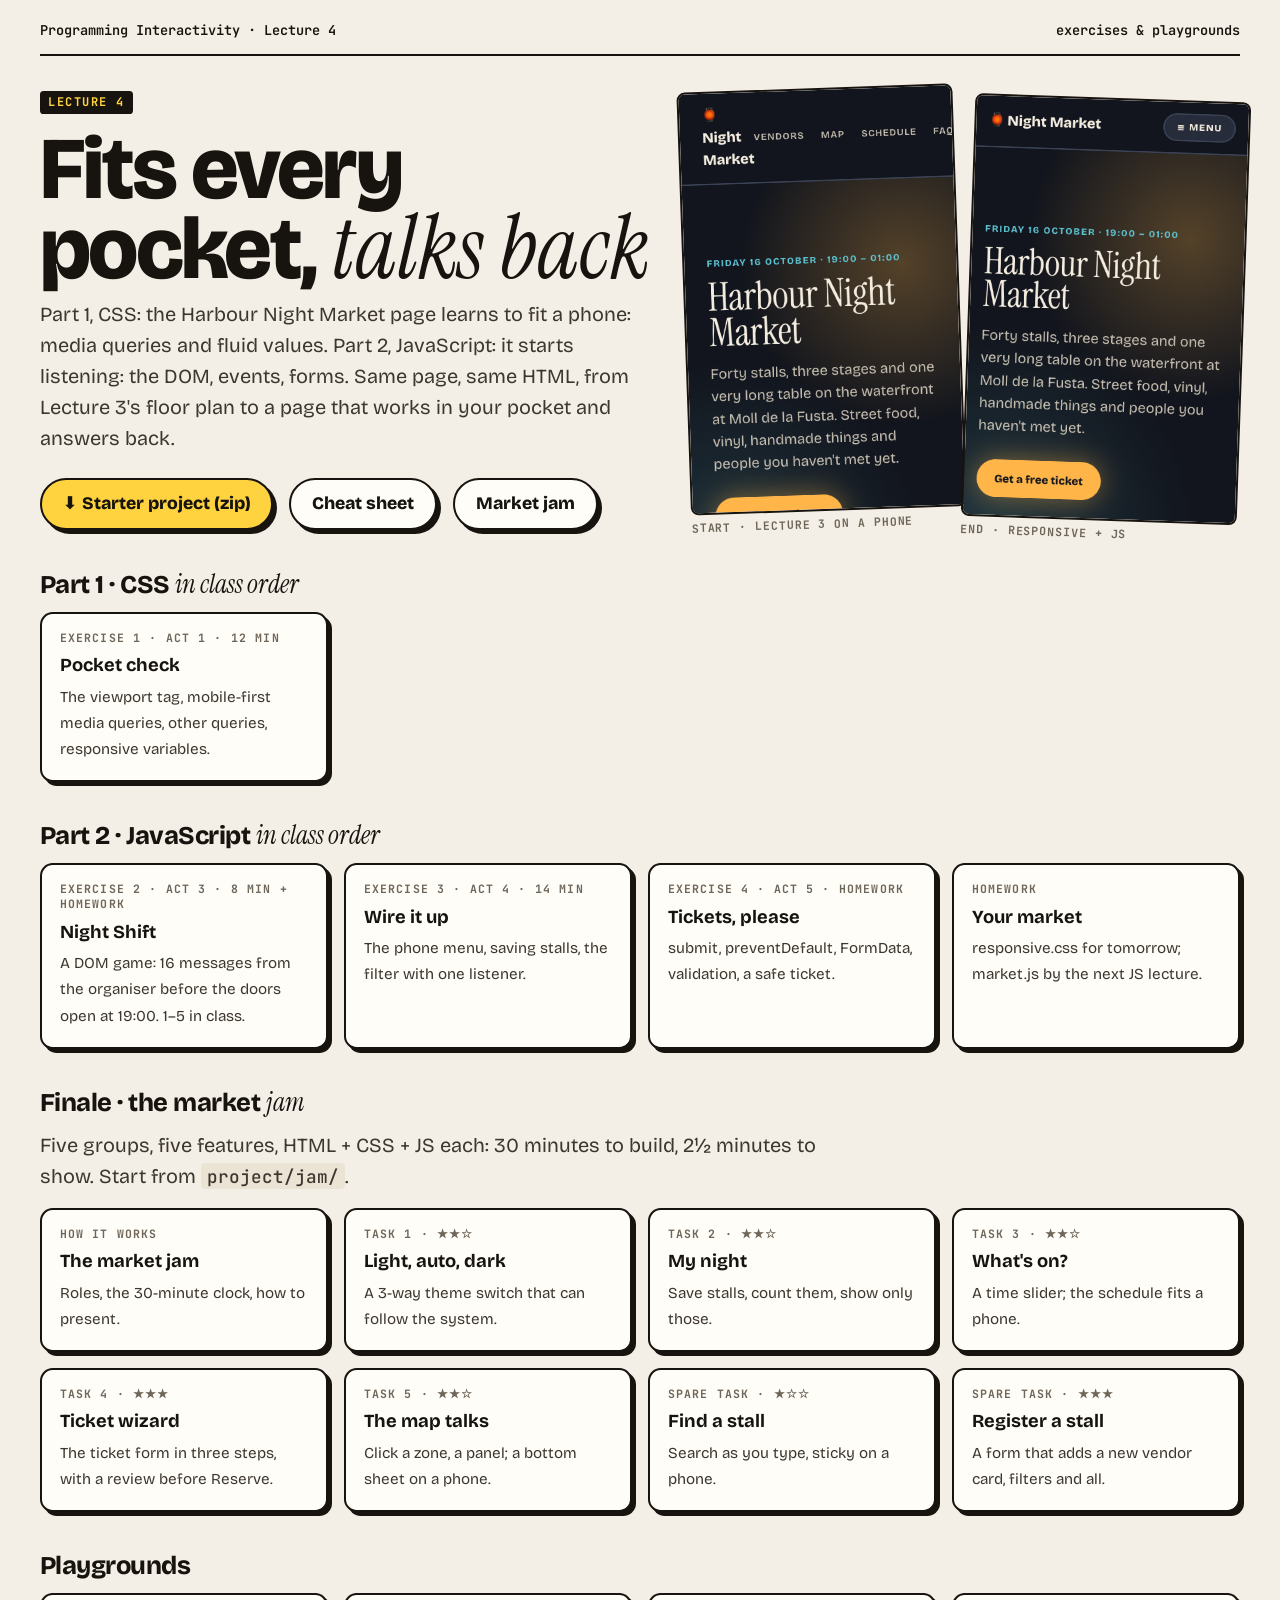
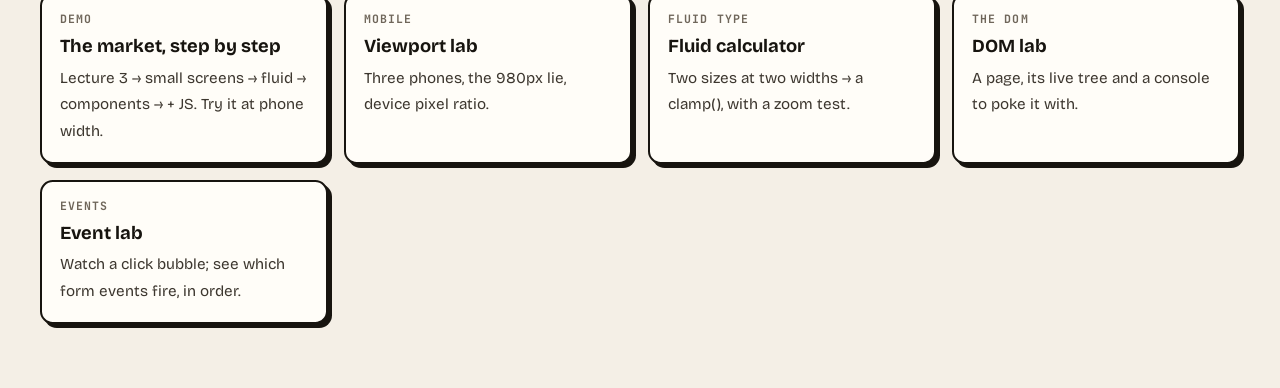
<file: 04-responsive-dom/index.html>
<!doctype html>
<html lang="en">
<head>
  <meta charset="utf-8">
  <link rel="icon" href="data:image/svg+xml,%3Csvg xmlns=%22http://www.w3.org/2000/svg%22 viewBox=%220 0 100 100%22%3E%3Ctext y=%22.9em%22 font-size=%2290%22%3E🏮%3C/text%3E%3C/svg%3E">
  <meta name="viewport" content="width=device-width, initial-scale=1">
  <title>Responsive + DOM · Programming Interactivity 4</title>
  <link rel="stylesheet" href="https://fonts.googleapis.com/css2?family=Bricolage+Grotesque:opsz,wght@12..96,400..800&family=Instrument+Serif:ital@0;1&family=JetBrains+Mono:wght@400;700&display=swap">
  <link rel="stylesheet" href="assets/kit.css">
  <style>
    .hero-row { display: grid; grid-template-columns: minmax(0, 1.1fr) minmax(0, 1fr); gap: 2rem; align-items: center; margin-bottom: 2rem; }
    .hero-row h1 { font-size: clamp(2.8rem, 1.6rem + 5vw, 5.5rem); line-height: 0.9; }
    .strip { display: grid; grid-template-columns: 1fr 1fr; gap: 0.75rem; }
    .strip figure { margin: 0; }
    .strip img { width: 100%; aspect-ratio: 390 / 600; object-fit: cover; object-position: top left; border: 2px solid var(--ink); border-radius: 0.5rem; display: block; }
    .strip figcaption { font: 700 0.72rem var(--font-mono); text-transform: uppercase; letter-spacing: 0.08em; margin-top: 0.35rem; color: var(--muted); }
    .strip figure:first-child { transform: rotate(-2deg); } .strip figure:last-child { transform: rotate(2deg) translateY(0.6rem); }
    .big-links { display: flex; gap: 1rem; flex-wrap: wrap; margin-top: 1.25rem; }
    .big-links a { font: 800 1.1rem var(--font-sans); color: var(--ink); text-decoration: none; padding: 0.85rem 1.3rem; border: 2px solid var(--ink); border-radius: 99px; background: var(--yellow); box-shadow: 4px 4px 0 var(--ink); }
    .big-links a.alt { background: var(--white); }
    .big-links a:hover, .big-links a:focus-visible { transform: translate(-2px, -2px); box-shadow: 6px 6px 0 var(--ink); outline: none; }
    .grid { display: grid; grid-template-columns: repeat(auto-fill, minmax(16rem, 1fr)); gap: 1rem; list-style: none; padding: 0; margin: 0; }
    .grid a { display: block; height: 100%; box-sizing: border-box; padding: 1rem 1.1rem 1.1rem; background: var(--white); border: 2px solid var(--ink); border-radius: 0.8rem; color: var(--ink); text-decoration: none; box-shadow: 4px 4px 0 var(--ink); }
    .grid a:hover, .grid a:focus-visible { background: var(--paper-2); outline: none; }
    .grid b { display: block; font-size: 1.15rem; margin-bottom: 0.25rem; }
    .grid small { display: block; font: 700 0.72rem var(--font-mono); letter-spacing: 0.1em; text-transform: uppercase; color: var(--muted); margin-bottom: 0.4rem; }
    .grid span { color: var(--ink-2); font-size: 0.95rem; }
    .keys { font: 500 0.9rem/1.8 var(--font-mono); }
    .keys kbd { font: 700 0.8rem var(--font-mono); border: 2px solid var(--ink); border-bottom-width: 4px; border-radius: 0.35rem; padding: 0.05rem 0.4rem; background: var(--white); }
    @media (max-width: 760px) { .hero-row { grid-template-columns: 1fr; } }
  </style>
</head>
<body class="page">
  <div class="page-wrap">
    <div class="page-top"><span>Programming Interactivity · Lecture 4</span><span>exercises &amp; playgrounds</span></div>
    <div class="hero-row">
      <div>
        <span class="eyebrow-tag">Lecture 4</span>
        <h1>Fits every pocket, <em>talks back</em></h1>
        <p class="intro">Part 1, CSS: the Harbour Night Market page learns to fit a phone: media queries and fluid values. Part 2, JavaScript: it starts listening: the DOM, events, forms. Same page, same HTML, from Lecture 3's floor plan to a page that works in your pocket and answers back.</p>
        <div class="big-links"><a href="project/starter.zip">⬇ Starter project (zip)</a><a class="alt" href="cheatsheet.html">Cheat sheet</a><a class="alt" href="jam/index.html">Market jam</a></div>
      </div>
      <div class="strip">
        <figure><img src="images/phone-step0.png" alt="Lecture 3's page on a 390px phone: the menu runs off the right edge."><figcaption>start · Lecture 3 on a phone</figcaption></figure>
        <figure><img src="images/phone-step4.png" alt="The responsive page on the same phone: logo and a Menu button on one line, the headline fits."><figcaption>end · responsive + JS</figcaption></figure>
      </div>
    </div>

    <h2>Part 1 · CSS <em>in class order</em></h2>
    <ul class="grid">
      <li><a href="exercises/01-pocket-check.html"><small>Exercise 1 · Act 1 · 12 min</small><b>Pocket check</b><span>The viewport tag, mobile-first media queries, other queries, responsive variables.</span></a></li>
    </ul>

    <h2>Part 2 · JavaScript <em>in class order</em></h2>
    <ul class="grid">
      <li><a href="playgrounds/night-shift.html"><small>Exercise 2 · Act 3 · 8 min + homework</small><b>Night Shift</b><span>A DOM game: 16 messages from the organiser before the doors open at 19:00. 1–5 in class.</span></a></li>
      <li><a href="exercises/03-wire-it-up.html"><small>Exercise 3 · Act 4 · 14 min</small><b>Wire it up</b><span>The phone menu, saving stalls, the filter with one listener.</span></a></li>
      <li><a href="exercises/04-tickets-please.html"><small>Exercise 4 · Act 5 · homework</small><b>Tickets, please</b><span>submit, preventDefault, FormData, validation, a safe ticket.</span></a></li>
      <li><a href="project/starter.zip"><small>Homework</small><b>Your market</b><span>responsive.css for tomorrow; market.js by the next JS lecture.</span></a></li>
    </ul>

    <h2>Finale · the market <em>jam</em></h2>
    <p class="intro" style="margin-bottom:1rem">Five groups, five features, HTML + CSS + JS each: 30 minutes to build, 2½ minutes to show. Start from <code>project/jam/</code>.</p>
    <ul class="grid">
      <li><a href="jam/index.html"><small>How it works</small><b>The market jam</b><span>Roles, the 30-minute clock, how to present.</span></a></li>
      <li><a href="jam/01-theme-switcher.html"><small>Task 1 · ★★☆</small><b>Light, auto, dark</b><span>A 3-way theme switch that can follow the system.</span></a></li>
      <li><a href="jam/02-my-night.html"><small>Task 2 · ★★☆</small><b>My night</b><span>Save stalls, count them, show only those.</span></a></li>
      <li><a href="jam/03-whats-on.html"><small>Task 3 · ★★☆</small><b>What's on?</b><span>A time slider; the schedule fits a phone.</span></a></li>
      <li><a href="jam/04-ticket-wizard.html"><small>Task 4 · ★★★</small><b>Ticket wizard</b><span>The ticket form in three steps, with a review before Reserve.</span></a></li>
      <li><a href="jam/05-talking-map.html"><small>Task 5 · ★★☆</small><b>The map talks</b><span>Click a zone, a panel; a bottom sheet on a phone.</span></a></li>
      <li><a href="jam/06-find-a-stall.html"><small>Spare task · ★☆☆</small><b>Find a stall</b><span>Search as you type, sticky on a phone.</span></a></li>
      <li><a href="jam/07-register-a-stall.html"><small>Spare task · ★★★</small><b>Register a stall</b><span>A form that adds a new vendor card, filters and all.</span></a></li>
    </ul>

    <h2>Playgrounds</h2>
    <ul class="grid">
      <li><a href="project/showcase/index.html?step=0"><small>Demo</small><b>The market, step by step</b><span>Lecture 3 → small screens → fluid → components → + JS. Try it at phone width.</span></a></li>
      <li><a href="playgrounds/devices.html"><small>Mobile</small><b>Viewport lab</b><span>Three phones, the 980px lie, device pixel ratio.</span></a></li>
      <li><a href="playgrounds/fluid.html"><small>Fluid type</small><b>Fluid calculator</b><span>Two sizes at two widths → a clamp(), with a zoom test.</span></a></li>
      <li><a href="playgrounds/dom-lab.html"><small>The DOM</small><b>DOM lab</b><span>A page, its live tree and a console to poke it with.</span></a></li>
      <li><a href="playgrounds/events.html"><small>Events</small><b>Event lab</b><span>Watch a click bubble; see which form events fire, in order.</span></a></li>
    </ul>

  </div>
</body>
</html>
</file>
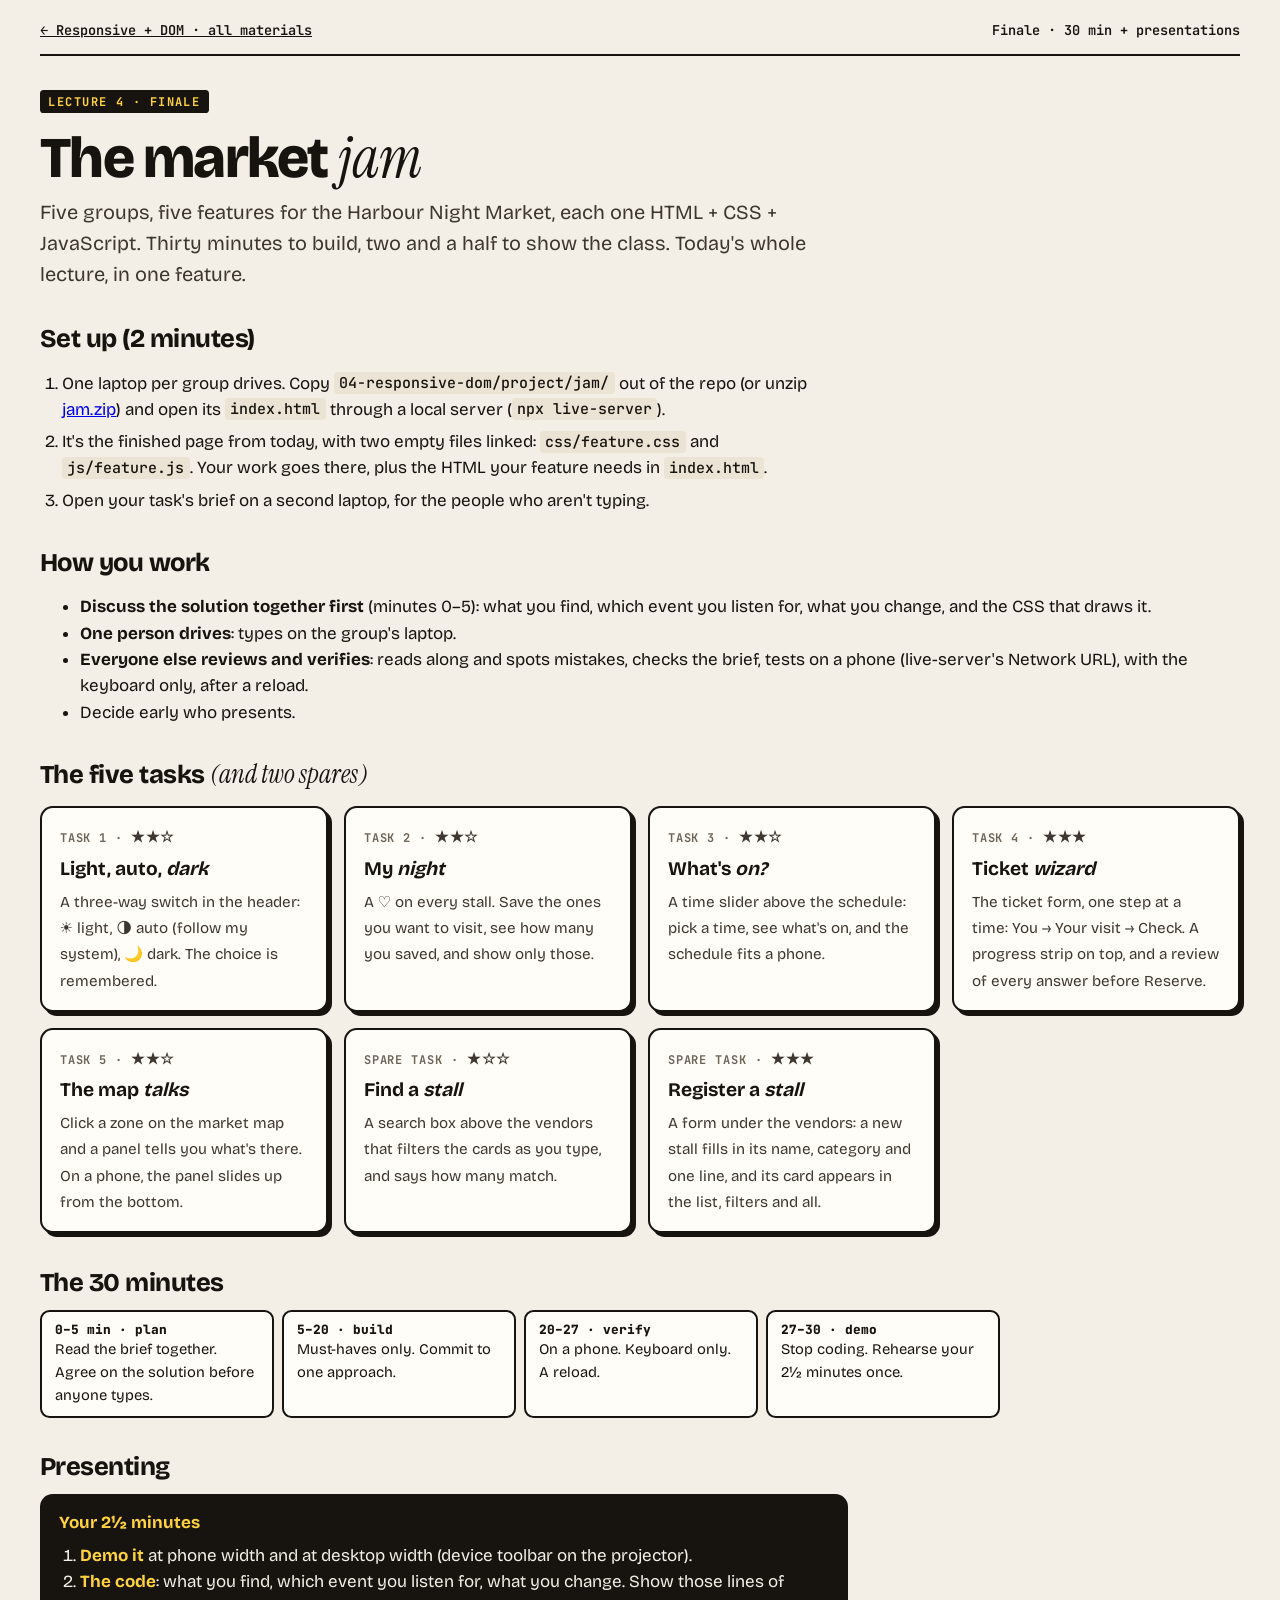
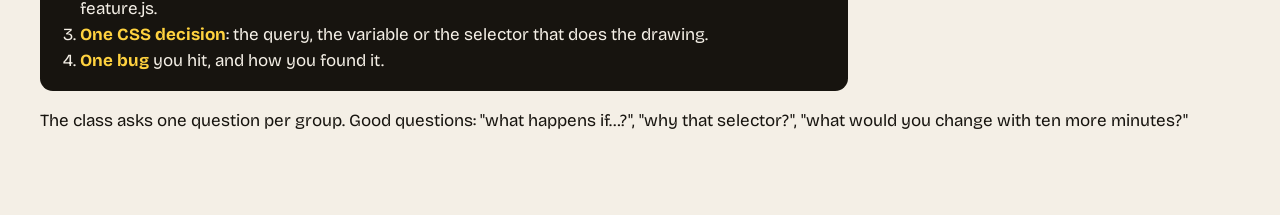
<file: 04-responsive-dom/jam/index.html>
<!doctype html>
<html lang="en">
<head>
  <meta charset="utf-8">
  <link rel="icon" href="data:image/svg+xml,%3Csvg xmlns=%22http://www.w3.org/2000/svg%22 viewBox=%220 0 100 100%22%3E%3Ctext y=%22.9em%22 font-size=%2290%22%3E🏮%3C/text%3E%3C/svg%3E">
  <meta name="viewport" content="width=device-width, initial-scale=1">
  <title>The market jam</title>
  <link rel="stylesheet" href="https://fonts.googleapis.com/css2?family=Bricolage+Grotesque:opsz,wght@12..96,400..800&family=Instrument+Serif:ital@0;1&family=JetBrains+Mono:wght@400;700&display=swap">
  <link rel="stylesheet" href="../assets/kit.css">
  <script src="../assets/kit.js" defer></script>
  <style>
    .page h2 { margin-top: 2.2rem; }
    .lanes { display: grid; grid-template-columns: repeat(auto-fit, minmax(16rem, 1fr)); gap: 1rem; margin: 1rem 0; }
    .lane { background: var(--white); border: 2px solid var(--ink); border-radius: 0.8rem; padding: 1rem 1.1rem; box-shadow: 4px 4px 0 var(--ink); }
    .lane h3 { margin: 0 0 0.5rem; font: 800 1rem var(--font-mono); text-transform: uppercase; letter-spacing: 0.08em; }
    .lane.html h3 { color: #c2410c; } .lane.css h3 { color: var(--blue); } .lane.js h3 { color: #0b7a52; }
    .lane ul { list-style: none; margin: 0; padding: 0; }
    .lane li { display: flex; gap: 0.55rem; align-items: baseline; margin: 0.45rem 0; }
    .lane li input { flex: none; width: 1.1rem; height: 1.1rem; accent-color: var(--ink); transform: translateY(0.15rem); }
    .story { font: italic 400 1.45rem/1.35 var(--font-serif); max-width: 60ch; color: var(--ink-2); margin: 0.5rem 0 1rem; }
    .demo { background: var(--ink); color: var(--paper); border-radius: 0.8rem; padding: 1rem 1.2rem; max-width: 70ch; }
    .demo b { color: var(--yellow); }
    .demo ol { margin: 0.4rem 0 0; padding-left: 1.3rem; }
    .stretch li, .gotchas li { margin: 0.35rem 0; }
    .page pre.code { font-size: 0.92rem; margin: 0.6rem 0; max-width: 60rem; white-space: pre-wrap; }
    .stars { font-family: var(--font-mono); letter-spacing: 0.1em; }
    .clock { display: grid; grid-template-columns: repeat(4, minmax(0, 1fr)); gap: 0.5rem; max-width: 60rem; }
    .clock div { border: 2px solid var(--ink); border-radius: 0.6rem; padding: 0.6rem 0.8rem; background: var(--white); font-size: 0.92rem; }
    .clock b { display: block; font: 800 0.8rem var(--font-mono); }
    .tasks-grid { display: grid; grid-template-columns: repeat(auto-fill, minmax(15rem, 1fr)); gap: 1rem; list-style: none; padding: 0; }
    .tasks-grid a { display: block; height: 100%; box-sizing: border-box; padding: 1rem 1.1rem; background: var(--white); border: 2px solid var(--ink); border-radius: 0.8rem; color: var(--ink); text-decoration: none; box-shadow: 4px 4px 0 var(--ink); }
    .tasks-grid a:hover, .tasks-grid a:focus-visible { background: var(--paper-2); outline: none; }
    .tasks-grid b { display: block; font-size: 1.2rem; margin: 0.2rem 0 0.3rem; }
    .tasks-grid small { font: 700 0.75rem var(--font-mono); text-transform: uppercase; letter-spacing: 0.08em; color: var(--muted); }
    .tasks-grid span { color: var(--ink-2); font-size: 0.95rem; }
    @media (max-width: 760px) { .clock { grid-template-columns: 1fr 1fr; } }
    .hints { display: grid; gap: 0.5rem; max-width: 60rem; }
    .hints details, details.traps { background: var(--white); border: 2px solid var(--ink); border-radius: 0.6rem; padding: 0.55rem 0.9rem; }
    .hints summary, details.traps summary { cursor: pointer; font: 700 0.95rem var(--font-mono); }
    .hints details[open] summary, details.traps[open] summary { margin-bottom: 0.4rem; }
    .hints p { margin: 0.3rem 0; }
    details.traps { max-width: 60rem; }
  </style>
</head>
<body class="page">
  <div class="page-wrap">
    <div class="page-top"><a href="../index.html">← Responsive + DOM · all materials</a><span>Finale · 30 min + presentations</span></div>
    <span class="eyebrow-tag">Lecture 4 · finale</span>
    <h1>The market <em>jam</em></h1>
    <p class="intro">Five groups, five features for the Harbour Night Market, each one HTML + CSS + JavaScript. Thirty minutes to build, two and a half to show the class. Today's whole lecture, in one feature.</p>

    <h2>Set up (2 minutes)</h2>
    <ol class="tasks">
      <li>One laptop per group drives. Copy <code>04-responsive-dom/project/jam/</code> out of the repo (or unzip <a href="../project/jam.zip">jam.zip</a>) and open its <code>index.html</code> through a local server (<code>npx live-server</code>).</li>
      <li>It's the finished page from today, with two empty files linked: <code>css/feature.css</code> and <code>js/feature.js</code>. Your work goes there, plus the HTML your feature needs in <code>index.html</code>.</li>
      <li>Open your task's brief on a second laptop, for the people who aren't typing.</li>
    </ol>

    <h2>How you work</h2>
    <ul class="tasks">
      <li><strong>Discuss the solution together first</strong> (minutes 0–5): what you find, which event you listen for, what you change, and the CSS that draws it.</li>
      <li><strong>One person drives</strong>: types on the group's laptop.</li>
      <li><strong>Everyone else reviews and verifies</strong>: reads along and spots mistakes, checks the brief, tests on a phone (live-server's Network URL), with the keyboard only, after a reload.</li>
      <li>Decide early who presents.</li>
    </ul>

    <h2>The five tasks <em>(and two spares)</em></h2>
    <ul class="tasks-grid"><li><a href="01-theme-switcher.html"><small>Task 1 · <span class="stars">★★☆</span></small><b>Light, auto, <em>dark</em></b><span>A three-way switch in the header: ☀️ light, 🌗 auto (follow my system), 🌙 dark. The choice is remembered.</span></a></li><li><a href="02-my-night.html"><small>Task 2 · <span class="stars">★★☆</span></small><b>My <em>night</em></b><span>A ♡ on every stall. Save the ones you want to visit, see how many you saved, and show only those.</span></a></li><li><a href="03-whats-on.html"><small>Task 3 · <span class="stars">★★☆</span></small><b>What's <em>on?</em></b><span>A time slider above the schedule: pick a time, see what's on, and the schedule fits a phone.</span></a></li><li><a href="04-ticket-wizard.html"><small>Task 4 · <span class="stars">★★★</span></small><b>Ticket <em>wizard</em></b><span>The ticket form, one step at a time: You → Your visit → Check. A progress strip on top, and a review of every answer before Reserve.</span></a></li><li><a href="05-talking-map.html"><small>Task 5 · <span class="stars">★★☆</span></small><b>The map <em>talks</em></b><span>Click a zone on the market map and a panel tells you what's there. On a phone, the panel slides up from the bottom.</span></a></li><li><a href="06-find-a-stall.html"><small>Spare task · <span class="stars">★☆☆</span></small><b>Find a <em>stall</em></b><span>A search box above the vendors that filters the cards as you type, and says how many match.</span></a></li><li><a href="07-register-a-stall.html"><small>Spare task · <span class="stars">★★★</span></small><b>Register a <em>stall</em></b><span>A form under the vendors: a new stall fills in its name, category and one line, and its card appears in the list, filters and all.</span></a></li></ul>

    <h2>The 30 minutes</h2>
    <div class="clock">
      <div><b>0–5 min · plan</b>Read the brief together. Agree on the solution before anyone types.</div>
      <div><b>5–20 · build</b>Must-haves only. Commit to one approach.</div>
      <div><b>20–27 · verify</b>On a phone. Keyboard only. A reload.</div>
      <div><b>27–30 · demo</b>Stop coding. Rehearse your 2½ minutes once.</div>
    </div>

    <h2>Presenting</h2>
    <div class="demo"><b>Your 2½ minutes</b>
      <ol>
        <li><b>Demo it</b> at phone width and at desktop width (device toolbar on the projector).</li>
        <li><b>The code</b>: what you find, which event you listen for, what you change. Show those lines of feature.js.</li>
        <li><b>One CSS decision</b>: the query, the variable or the selector that does the drawing.</li>
        <li><b>One bug</b> you hit, and how you found it.</li>
      </ol></div>
    <p>The class asks one question per group. Good questions: "what happens if…?", "why that selector?", "what would you change with ten more minutes?"</p>
  </div>
</body>
</html>
</file>
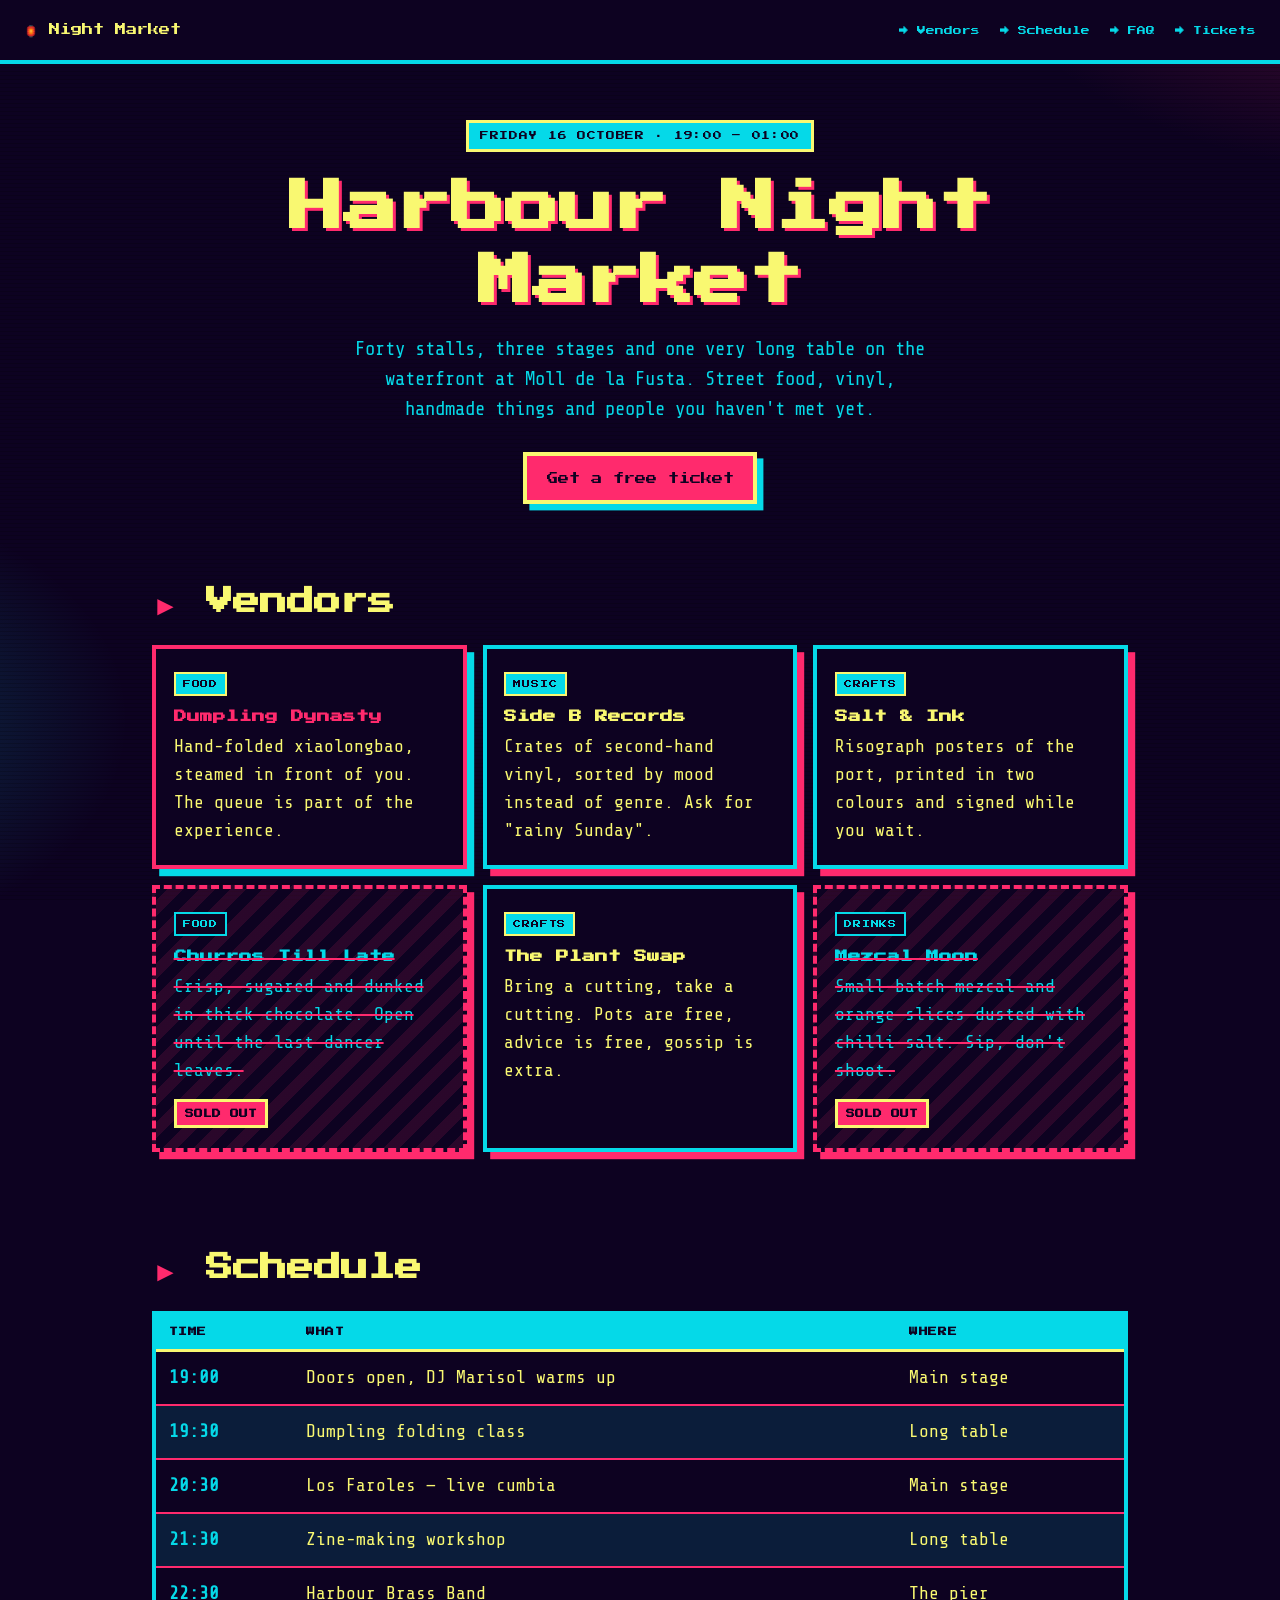
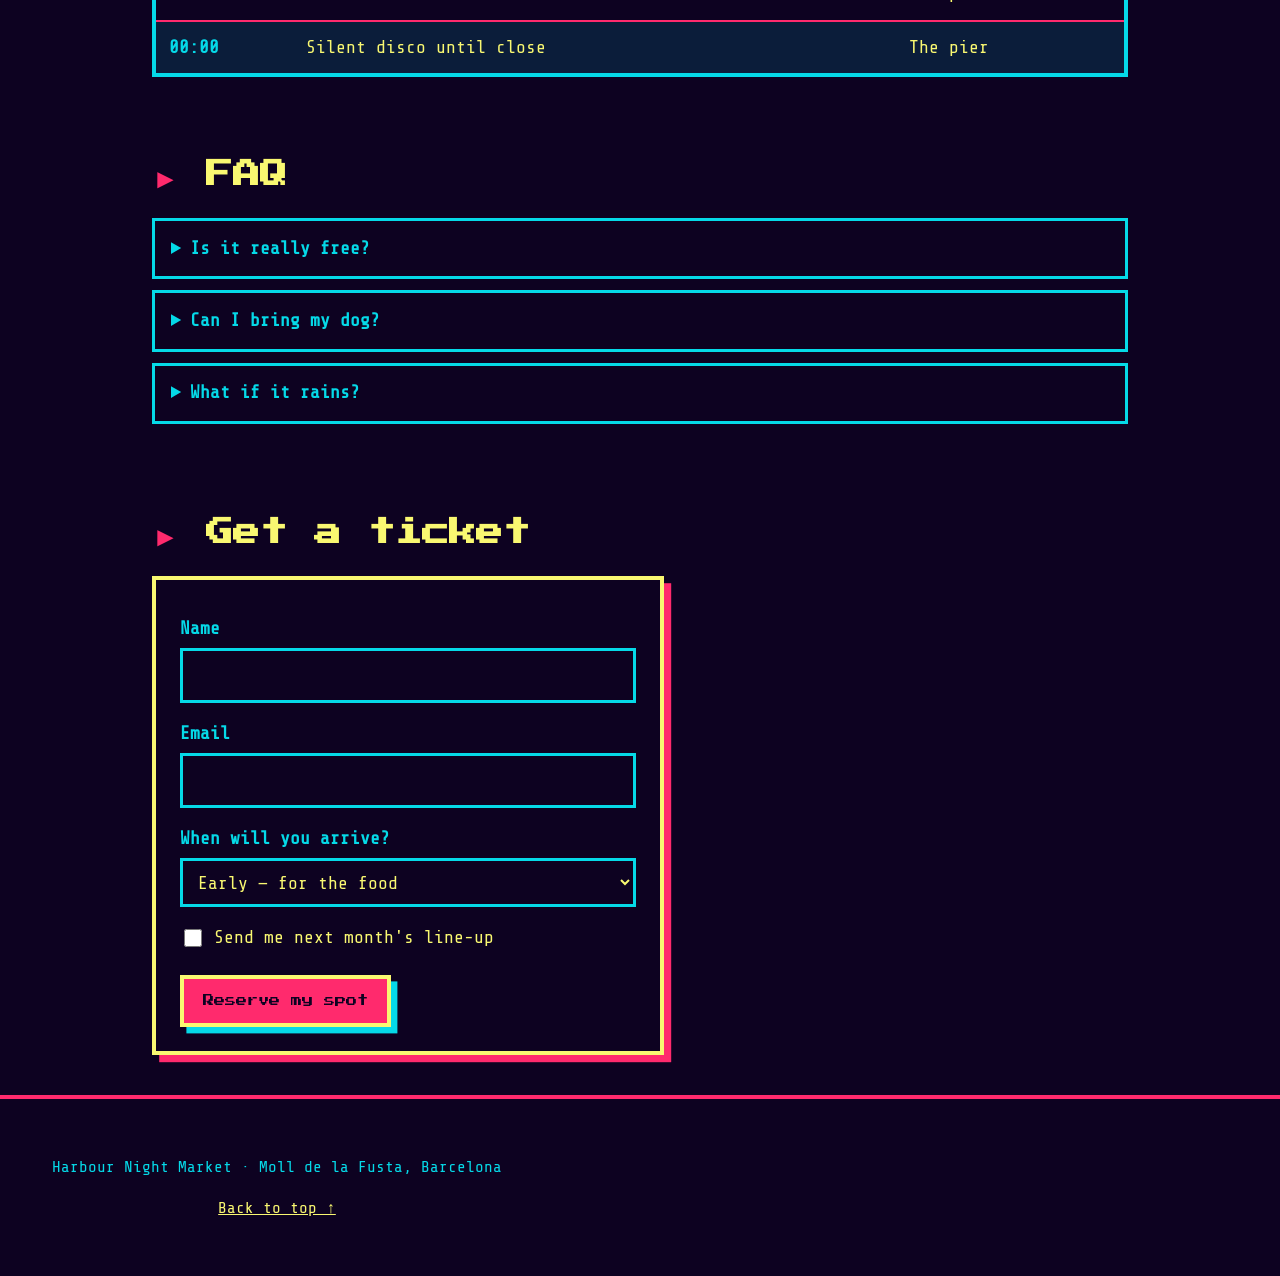
<file: 02-css-fundamentals/project/starter/index.html>
<!doctype html>
<html lang="en">
<head>
  <meta charset="utf-8">
  <meta name="viewport" content="width=device-width, initial-scale=1">
  <title>Harbour Night Market</title>
  <link rel="stylesheet" href="https://fonts.googleapis.com/css2?family=Press+Start+2P&family=Share+Tech+Mono&display=swap">
  <link rel="stylesheet" href="css/style.css">
</head>
<body>
  <header class="site-header" id="top">
    <a class="logo" href="#top">🏮 Night Market</a>
    <nav class="main-nav" aria-label="Main">
      <ul>
        <li><a href="#vendors">Vendors</a></li>
        <li><a href="#schedule">Schedule</a></li>
        <li><a href="#faq">FAQ</a></li>
        <li><a href="#tickets">Tickets</a></li>
      </ul>
    </nav>
  </header>

  <main>
    <section class="hero">
      <p class="eyebrow">Friday 16 October · 19:00 – 01:00</p>
      <h1>Harbour Night Market</h1>
      <p class="lead">Forty stalls, three stages and one very long table on the waterfront at Moll de la Fusta. Street food, vinyl, handmade things and people you haven't met yet.</p>
      <a class="button" href="#tickets">Get a free ticket</a>
    </section>

    <section id="vendors">
      <h2>Vendors</h2>
      <ul class="vendor-list">
        <li class="vendor-card featured">
          <span class="tag">Food</span>
          <h3>Dumpling Dynasty</h3>
          <p>Hand-folded xiaolongbao, steamed in front of you. The queue is part of the experience.</p>
        </li>
        <li class="vendor-card">
          <span class="tag">Music</span>
          <h3>Side B Records</h3>
          <p>Crates of second-hand vinyl, sorted by mood instead of genre. Ask for "rainy Sunday".</p>
        </li>
        <li class="vendor-card">
          <span class="tag">Crafts</span>
          <h3>Salt &amp; Ink</h3>
          <p>Risograph posters of the port, printed in two colours and signed while you wait.</p>
        </li>
        <li class="vendor-card sold-out">
          <span class="tag">Food</span>
          <h3>Churros Till Late</h3>
          <p>Crisp, sugared and dunked in thick chocolate. Open until the last dancer leaves.</p>
          <strong class="badge">Sold out</strong>
        </li>
        <li class="vendor-card">
          <span class="tag">Crafts</span>
          <h3>The Plant Swap</h3>
          <p>Bring a cutting, take a cutting. Pots are free, advice is free, gossip is extra.</p>
        </li>
        <li class="vendor-card sold-out">
          <span class="tag">Drinks</span>
          <h3>Mezcal Moon</h3>
          <p>Small-batch mezcal and orange slices dusted with chilli salt. Sip, don't shoot.</p>
          <strong class="badge">Sold out</strong>
        </li>
      </ul>
    </section>

    <section id="schedule">
      <h2>Schedule</h2>
      <table class="schedule">
        <thead>
          <tr><th>Time</th><th>What</th><th>Where</th></tr>
        </thead>
        <tbody>
          <tr><td>19:00</td><td>Doors open, DJ Marisol warms up</td><td>Main stage</td></tr>
          <tr><td>19:30</td><td>Dumpling folding class</td><td>Long table</td></tr>
          <tr><td>20:30</td><td>Los Faroles — live cumbia</td><td>Main stage</td></tr>
          <tr><td>21:30</td><td>Zine-making workshop</td><td>Long table</td></tr>
          <tr><td>22:30</td><td>Harbour Brass Band</td><td>The pier</td></tr>
          <tr><td>00:00</td><td>Silent disco until close</td><td>The pier</td></tr>
        </tbody>
      </table>
    </section>

    <section id="faq">
      <h2>FAQ</h2>
      <details>
        <summary>Is it really free?</summary>
        <p>Entry is free. Bring cash or a card for the stalls.</p>
      </details>
      <details>
        <summary>Can I bring my dog?</summary>
        <p>Yes, on a leash. The dumplings are not for dogs.</p>
      </details>
      <details>
        <summary>What if it rains?</summary>
        <p>We move under the big tent next to the main stage. The market has never closed early.</p>
      </details>
    </section>

    <section id="tickets">
      <h2>Get a ticket</h2>
      <form class="ticket-form">
        <label for="name">Name</label>
        <input id="name" name="name" type="text" autocomplete="name" required>

        <label for="email">Email</label>
        <input id="email" name="email" type="email" autocomplete="email" required>

        <label for="arrival">When will you arrive?</label>
        <select id="arrival" name="arrival">
          <option>Early — for the food</option>
          <option>Late — for the music</option>
          <option>Whenever — for the vibes</option>
        </select>

        <label class="check"><input type="checkbox" name="news"> Send me next month's line-up</label>

        <button type="submit">Reserve my spot</button>
      </form>
    </section>
  </main>

  <footer class="site-footer">
    <p>Harbour Night Market · Moll de la Fusta, Barcelona</p>
    <p><a href="#top">Back to top ↑</a></p>
  </footer>
</body>
</html>
</file>
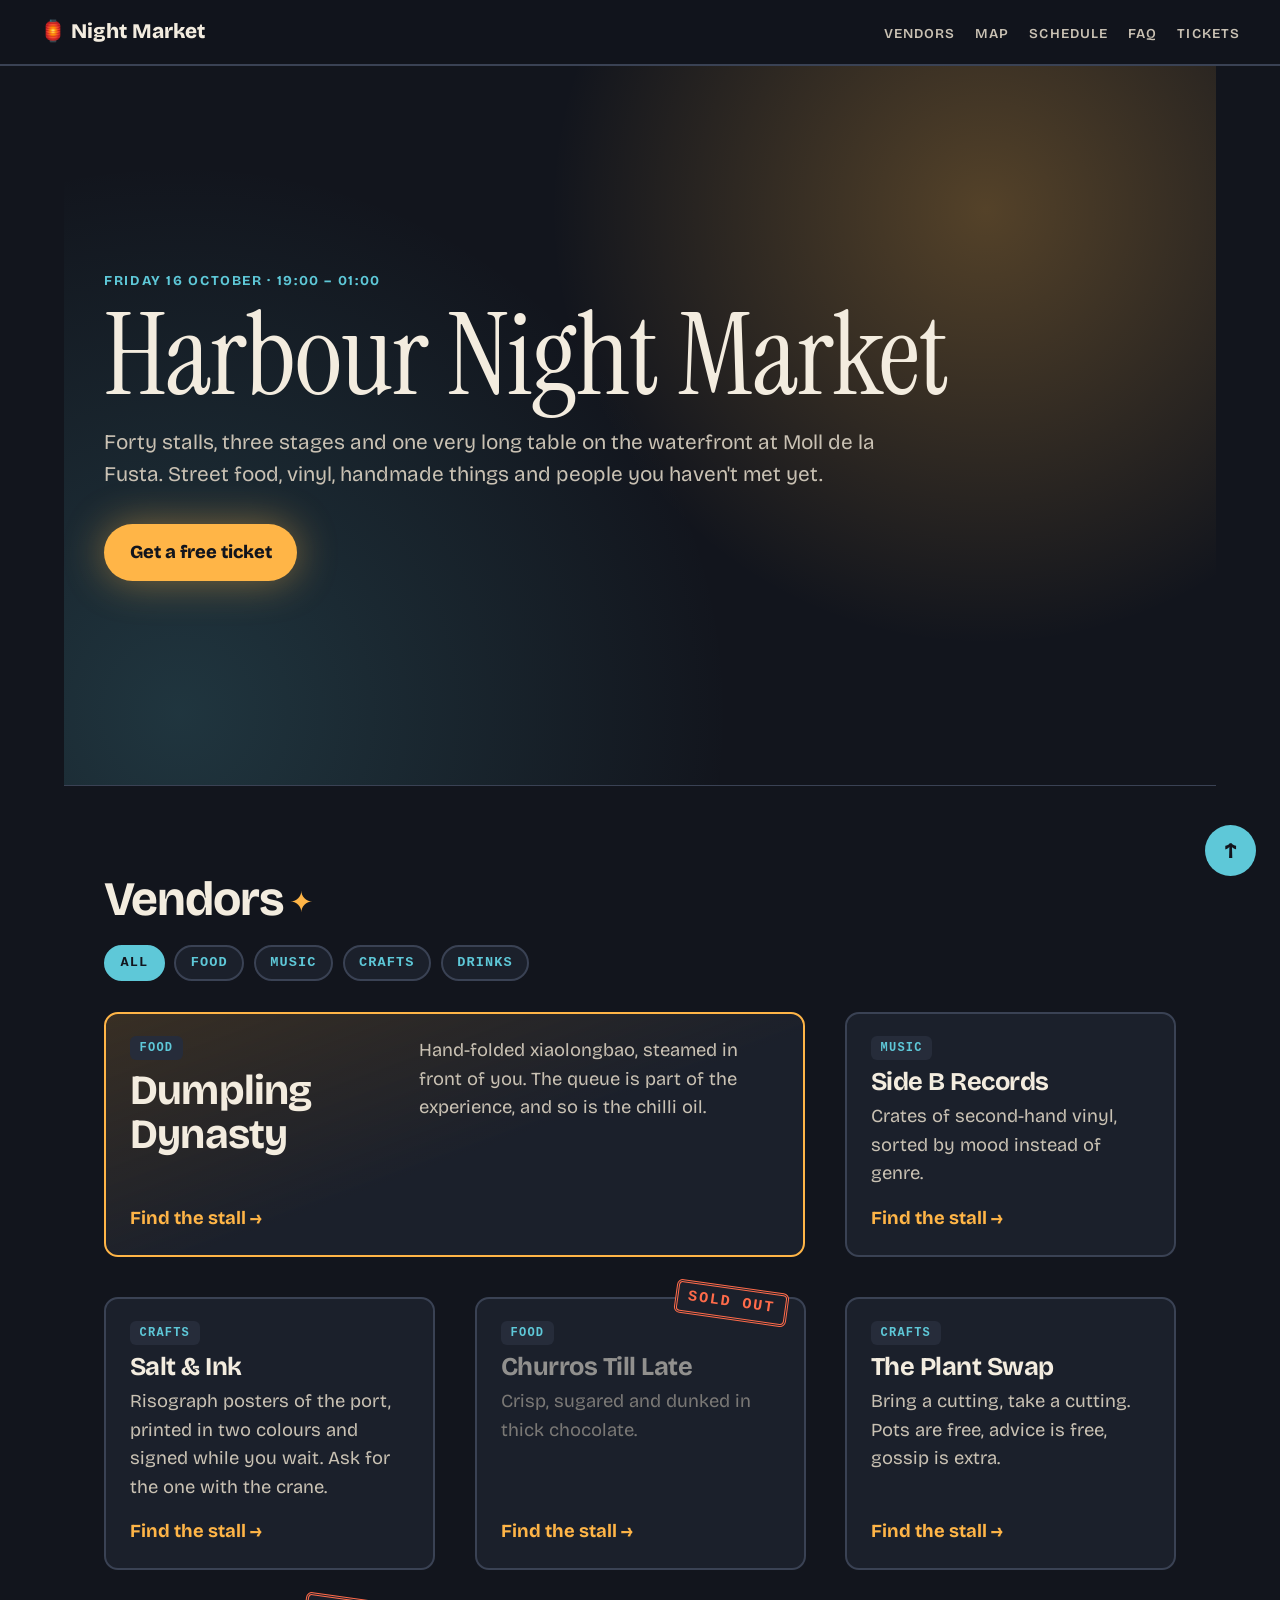
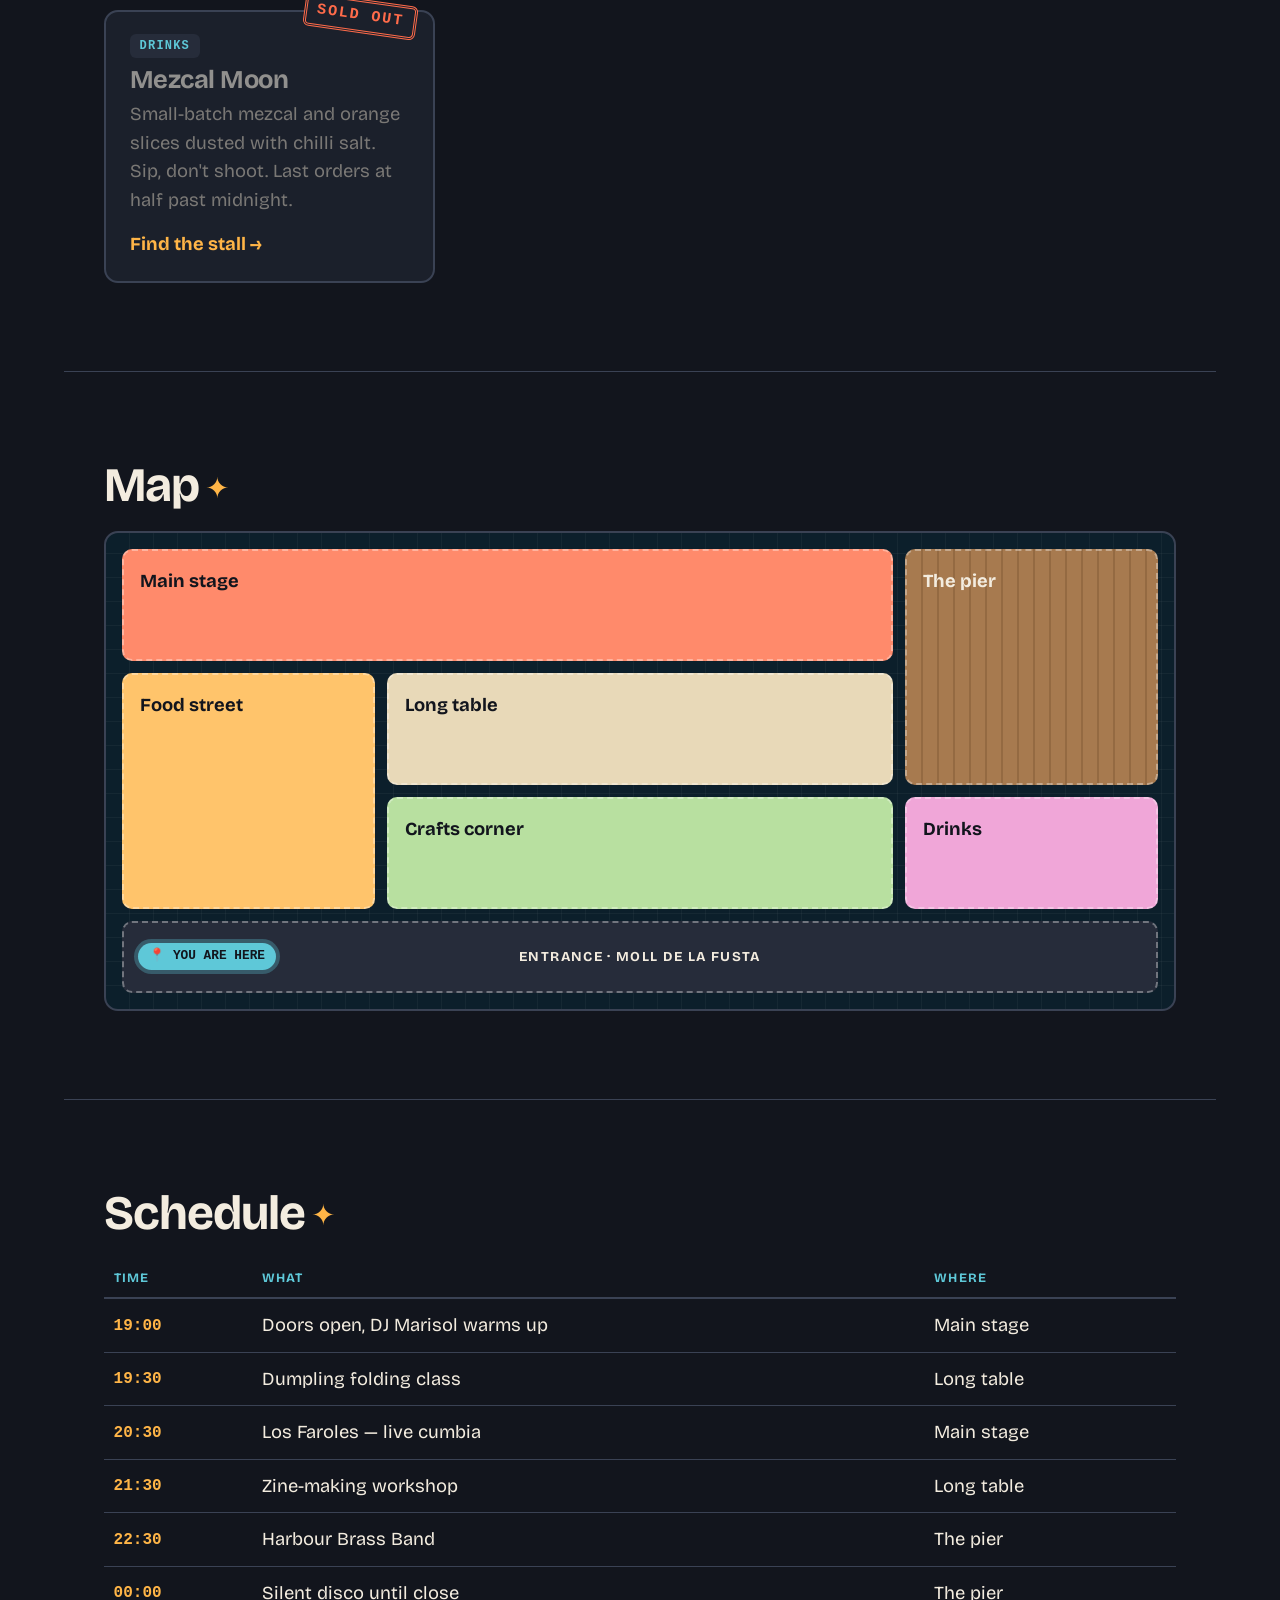
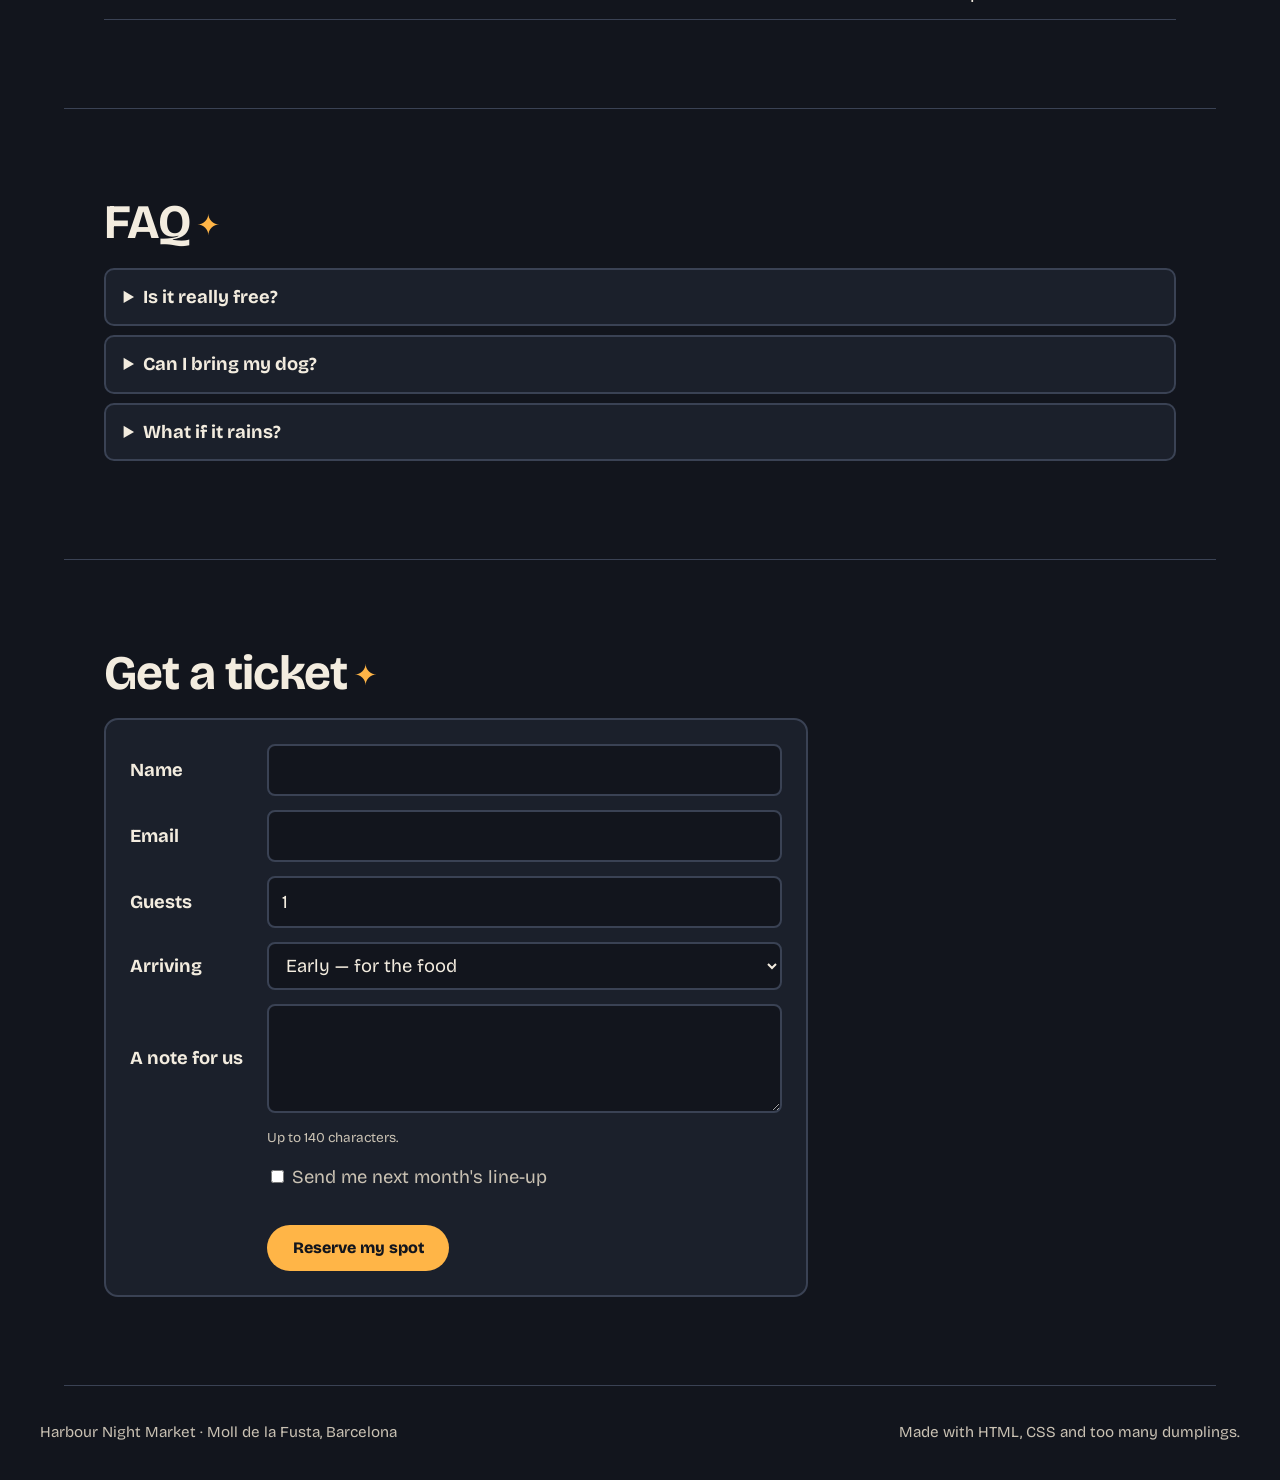
<file: 04-responsive-dom/project/jam/index.html>
<!doctype html>
<html lang="en">
<head>
  <meta charset="utf-8">
  <meta name="viewport" content="width=device-width, initial-scale=1">
  <link rel="icon" href="data:image/svg+xml,%3Csvg xmlns=%22http://www.w3.org/2000/svg%22 viewBox=%220 0 100 100%22%3E%3Ctext y=%22.9em%22 font-size=%2290%22%3E🏮%3C/text%3E%3C/svg%3E">
  <title>Harbour Night Market</title>
  <link rel="stylesheet" href="https://fonts.googleapis.com/css2?family=Bricolage+Grotesque:opsz,wght@12..96,400..800&family=Instrument+Serif:ital@0;1&display=swap">
  <link rel="stylesheet" href="css/outfit.css">
  <link rel="stylesheet" href="css/layout.css">
  <link rel="stylesheet" href="css/fluid.css">
  <link rel="stylesheet" href="css/components.css">
  <link rel="stylesheet" href="css/states.css">
  <!-- the market jam: your group's feature goes in these two files -->
  <link rel="stylesheet" href="css/feature.css">
  <script src="js/market.js" defer></script>
  <script src="js/feature.js" defer></script>
</head>
<body>
  <header class="site-header" id="top">
    <a class="logo" href="#top">🏮 Night Market</a>
    <button class="menu-toggle" type="button" aria-expanded="true" aria-controls="main-nav" hidden>Menu</button>
    <nav class="main-nav" id="main-nav" aria-label="Main">
      <ul>
        <li><a href="#vendors">Vendors</a></li>
        <li><a href="#map">Map</a></li>
        <li><a href="#schedule">Schedule</a></li>
        <li><a href="#faq">FAQ</a></li>
        <li><a href="#tickets">Tickets</a></li>
      </ul>
    </nav>
  </header>

  <main>
    <section class="hero">
      <p class="eyebrow">Friday 16 October · 19:00 – 01:00</p>
      <h1>Harbour Night Market</h1>
      <p class="lead">Forty stalls, three stages and one very long table on the waterfront at Moll de la Fusta. Street food, vinyl, handmade things and people you haven't met yet.</p>
      <a class="button" href="#tickets">Get a free ticket</a>
    </section>

    <section id="vendors">
      <h2>Vendors</h2>
      <div class="filters" role="group" aria-label="Show vendors">
        <button type="button" data-filter="all" aria-pressed="true">All</button>
        <button type="button" data-filter="food" aria-pressed="false">Food</button>
        <button type="button" data-filter="music" aria-pressed="false">Music</button>
        <button type="button" data-filter="crafts" aria-pressed="false">Crafts</button>
        <button type="button" data-filter="drinks" aria-pressed="false">Drinks</button>
        <output class="filter-count" aria-live="polite"></output>
      </div>
      <ul class="vendor-list">
        <li class="stall" data-tag="food">
          <article class="vendor-card featured">
            <span class="tag">Food</span>
            <h3>Dumpling Dynasty</h3>
            <p>Hand-folded xiaolongbao, steamed in front of you. The queue is part of the experience, and so is the chilli oil.</p>
            <a class="card-link" href="#map">Find the stall →</a>
          </article>
        </li>
        <li class="stall" data-tag="music">
          <article class="vendor-card">
            <span class="tag">Music</span>
            <h3>Side B Records</h3>
            <p>Crates of second-hand vinyl, sorted by mood instead of genre.</p>
            <a class="card-link" href="#map">Find the stall →</a>
          </article>
        </li>
        <li class="stall" data-tag="crafts">
          <article class="vendor-card">
            <span class="tag">Crafts</span>
            <h3>Salt &amp; Ink</h3>
            <p>Risograph posters of the port, printed in two colours and signed while you wait. Ask for the one with the crane.</p>
            <a class="card-link" href="#map">Find the stall →</a>
          </article>
        </li>
        <li class="stall" data-tag="food">
          <article class="vendor-card sold-out">
            <span class="tag">Food</span>
            <h3>Churros Till Late</h3>
            <p>Crisp, sugared and dunked in thick chocolate.</p>
            <strong class="badge">Sold out</strong>
            <a class="card-link" href="#map">Find the stall →</a>
          </article>
        </li>
        <li class="stall" data-tag="crafts">
          <article class="vendor-card">
            <span class="tag">Crafts</span>
            <h3>The Plant Swap</h3>
            <p>Bring a cutting, take a cutting. Pots are free, advice is free, gossip is extra.</p>
            <a class="card-link" href="#map">Find the stall →</a>
          </article>
        </li>
        <li class="stall" data-tag="drinks">
          <article class="vendor-card sold-out">
            <span class="tag">Drinks</span>
            <h3>Mezcal Moon</h3>
            <p>Small-batch mezcal and orange slices dusted with chilli salt. Sip, don't shoot. Last orders at half past midnight.</p>
            <strong class="badge">Sold out</strong>
            <a class="card-link" href="#map">Find the stall →</a>
          </article>
        </li>
      </ul>
    </section>

    <section id="map">
      <h2>Map</h2>
      <div class="market-map">
        <div class="zone stage">Main stage</div>
        <div class="zone food">Food street</div>
        <div class="zone table">Long table</div>
        <div class="zone crafts">Crafts corner</div>
        <div class="zone drinks">Drinks</div>
        <div class="zone pier">The pier</div>
        <div class="zone gate">Entrance · Moll de la Fusta</div>
        <span class="you-are-here">You are here</span>
      </div>
    </section>

    <section id="schedule">
      <h2>Schedule</h2>
      <table class="schedule">
        <thead>
          <tr><th>Time</th><th>What</th><th>Where</th></tr>
        </thead>
        <tbody>
          <tr><td>19:00</td><td>Doors open, DJ Marisol warms up</td><td>Main stage</td></tr>
          <tr><td>19:30</td><td>Dumpling folding class</td><td>Long table</td></tr>
          <tr><td>20:30</td><td>Los Faroles — live cumbia</td><td>Main stage</td></tr>
          <tr><td>21:30</td><td>Zine-making workshop</td><td>Long table</td></tr>
          <tr><td>22:30</td><td>Harbour Brass Band</td><td>The pier</td></tr>
          <tr><td>00:00</td><td>Silent disco until close</td><td>The pier</td></tr>
        </tbody>
      </table>
    </section>

    <section id="faq">
      <h2>FAQ</h2>
      <details>
        <summary>Is it really free?</summary>
        <p>Entry is free. Bring cash or a card for the stalls.</p>
      </details>
      <details>
        <summary>Can I bring my dog?</summary>
        <p>Yes, on a leash. The dumplings are not for dogs.</p>
      </details>
      <details>
        <summary>What if it rains?</summary>
        <p>We move under the big tent next to the main stage. The market has never closed early.</p>
      </details>
    </section>

    <section id="tickets">
      <h2>Get a ticket</h2>
      <form class="ticket-form">
        <label for="name">Name</label>
        <input id="name" name="name" type="text" autocomplete="name" required>

        <label for="email">Email</label>
        <input id="email" name="email" type="email" autocomplete="email" required>

        <label for="guests">Guests</label>
        <input id="guests" name="guests" type="number" min="1" max="6" value="1" required>

        <label for="arrival">Arriving</label>
        <select id="arrival" name="arrival">
          <option>Early — for the food</option>
          <option>Late — for the music</option>
          <option>Whenever — for the vibes</option>
        </select>

        <label for="message">A note for us</label>
        <textarea id="message" name="message" rows="3" maxlength="140" aria-describedby="message-left"></textarea>
        <p class="hint" id="message-left">Up to 140 characters.</p>

        <label class="check"><input type="checkbox" name="news"> Send me next month's line-up</label>

        <button type="submit">Reserve my spot</button>
      </form>
      <div class="ticket-result" aria-live="polite"></div>
    </section>
  </main>

  <footer class="site-footer">
    <p>Harbour Night Market · Moll de la Fusta, Barcelona</p>
    <p>Made with HTML, CSS and too many dumplings.</p>
  </footer>

  <a class="to-top" href="#top" aria-label="Back to top">↑</a>
</body>
</html>
</file>
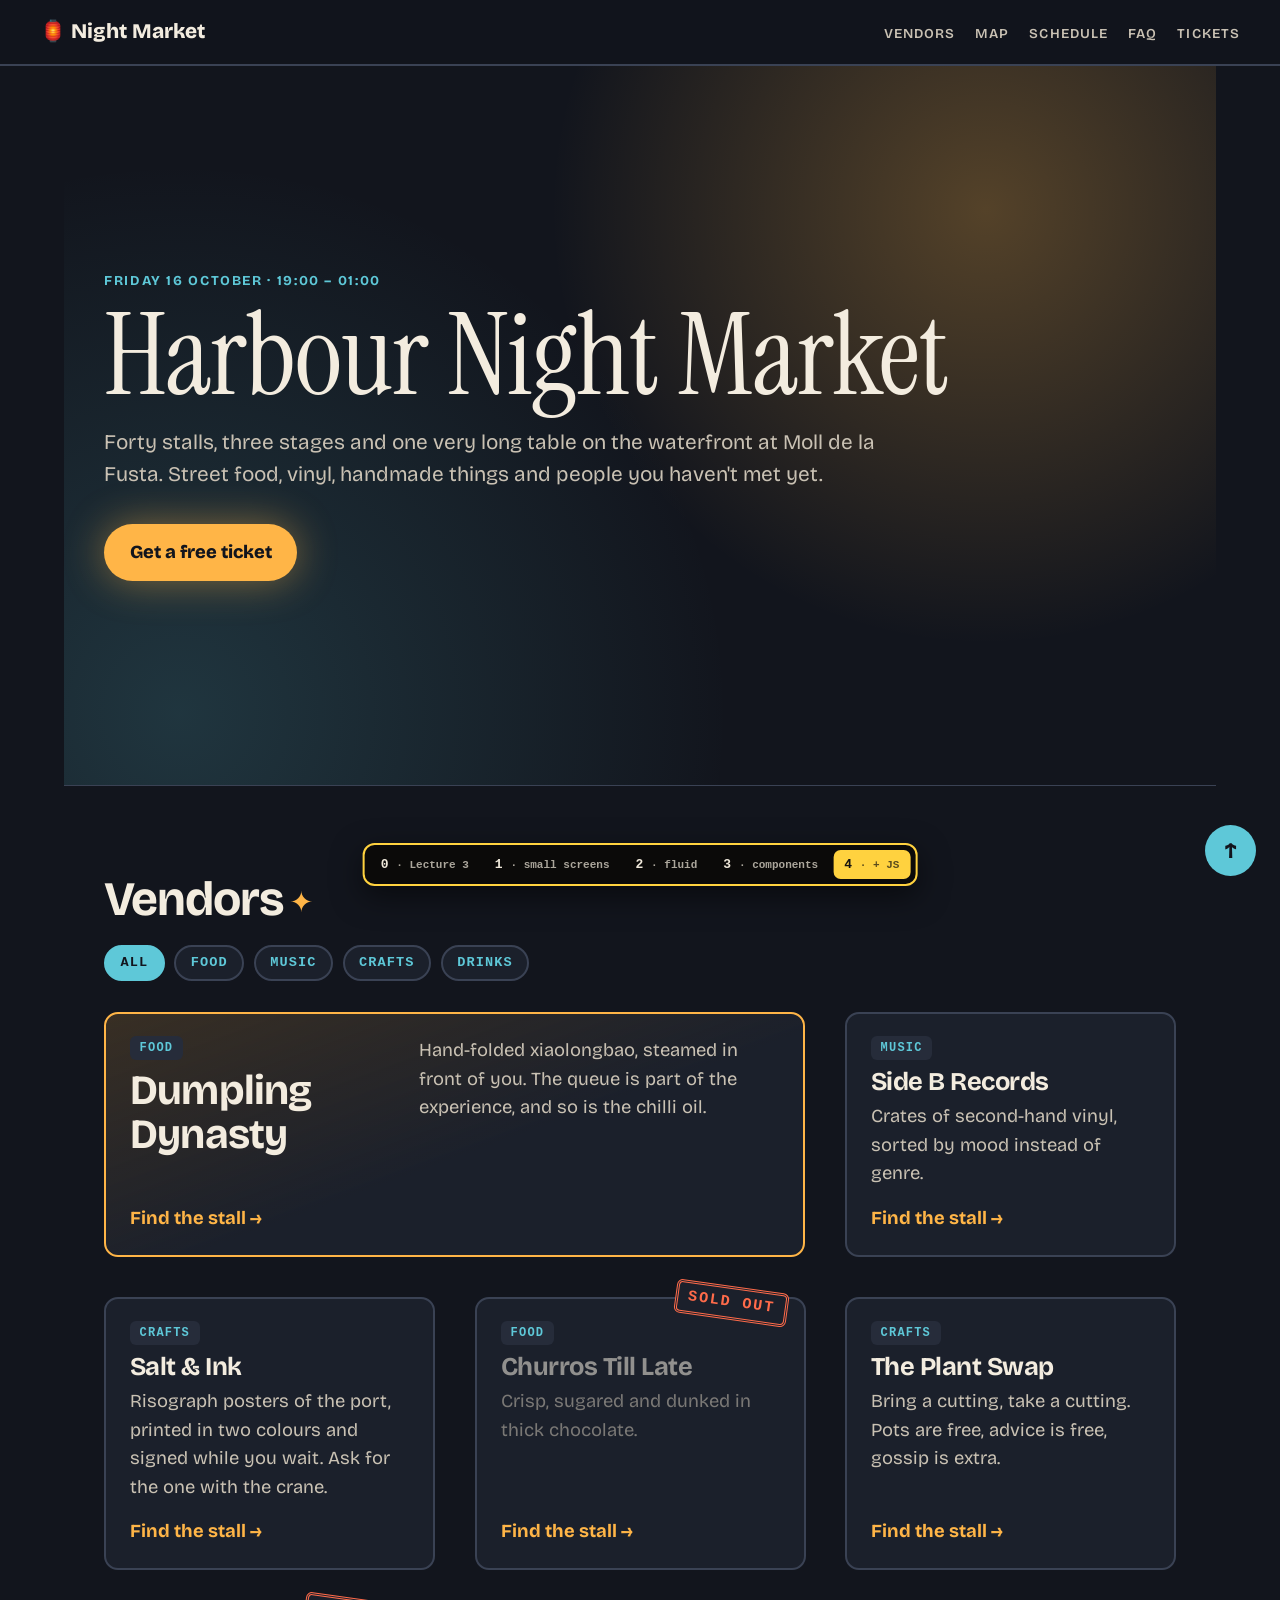
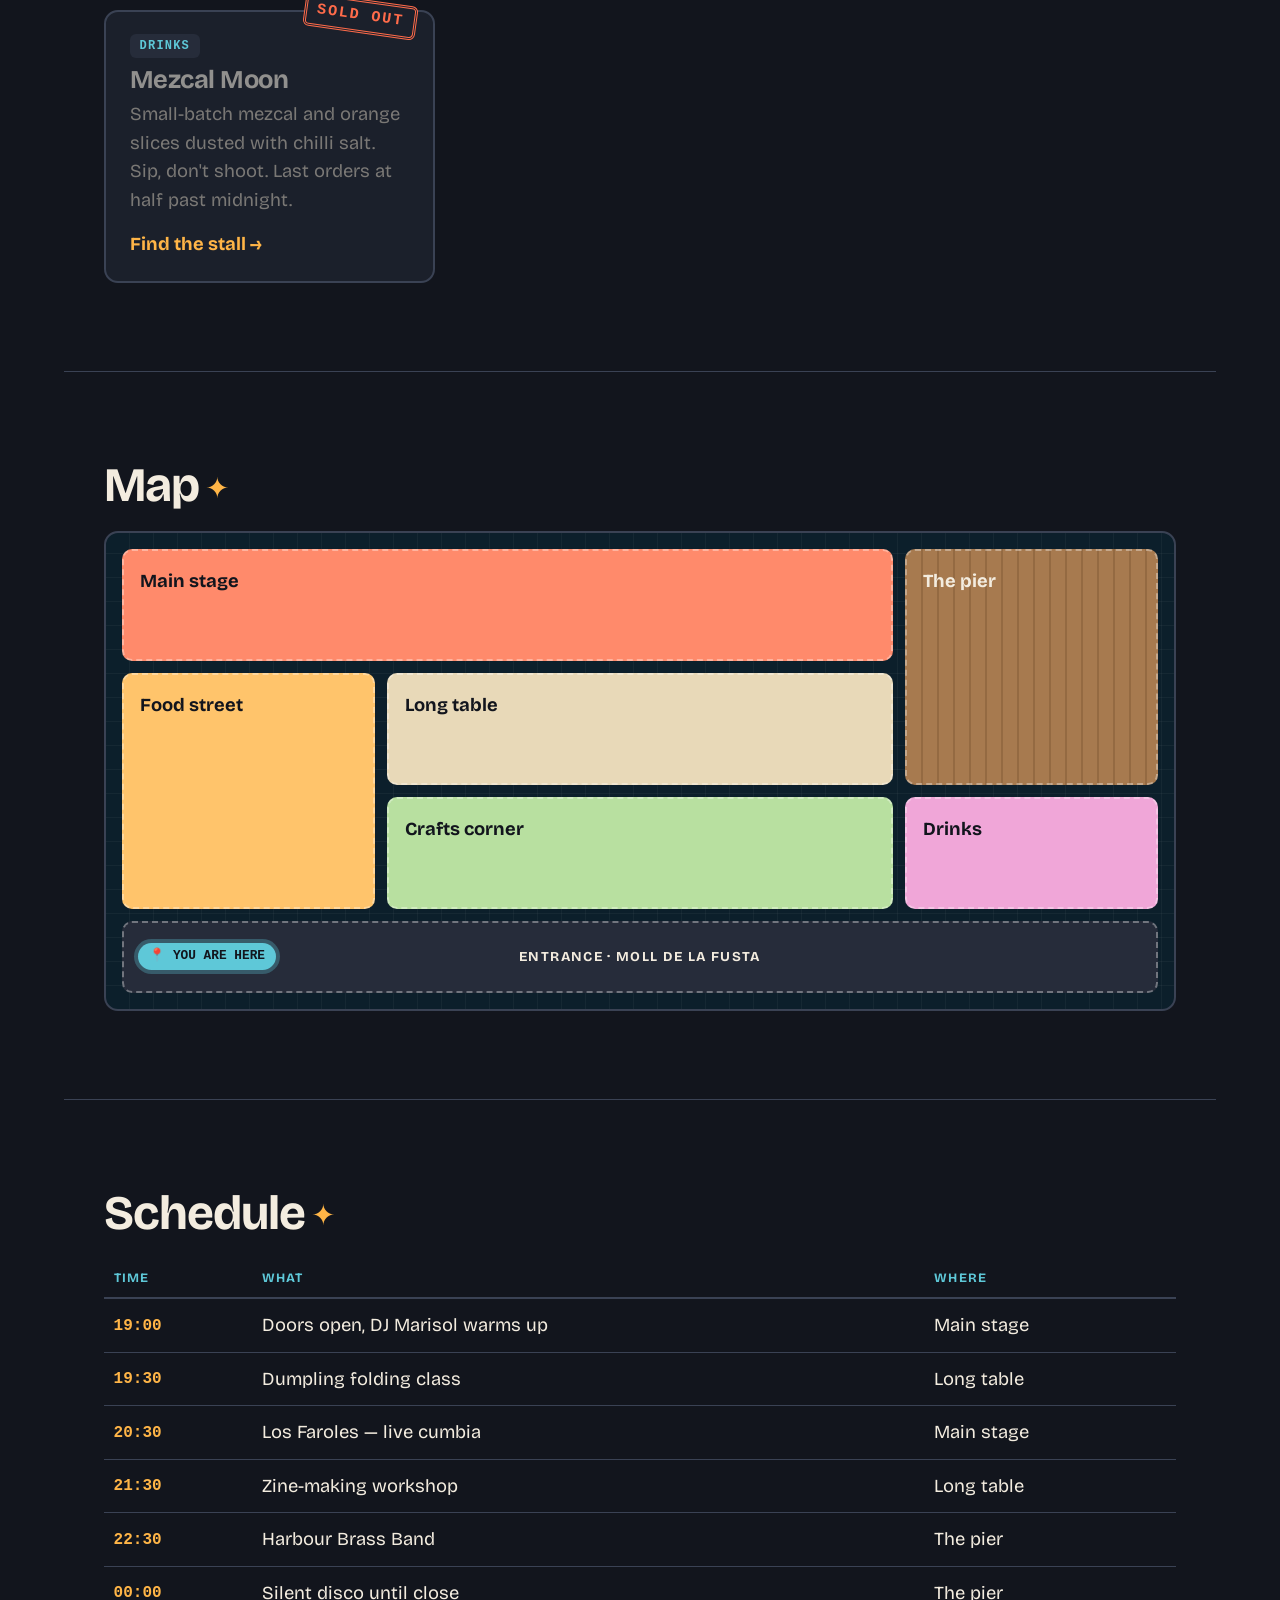
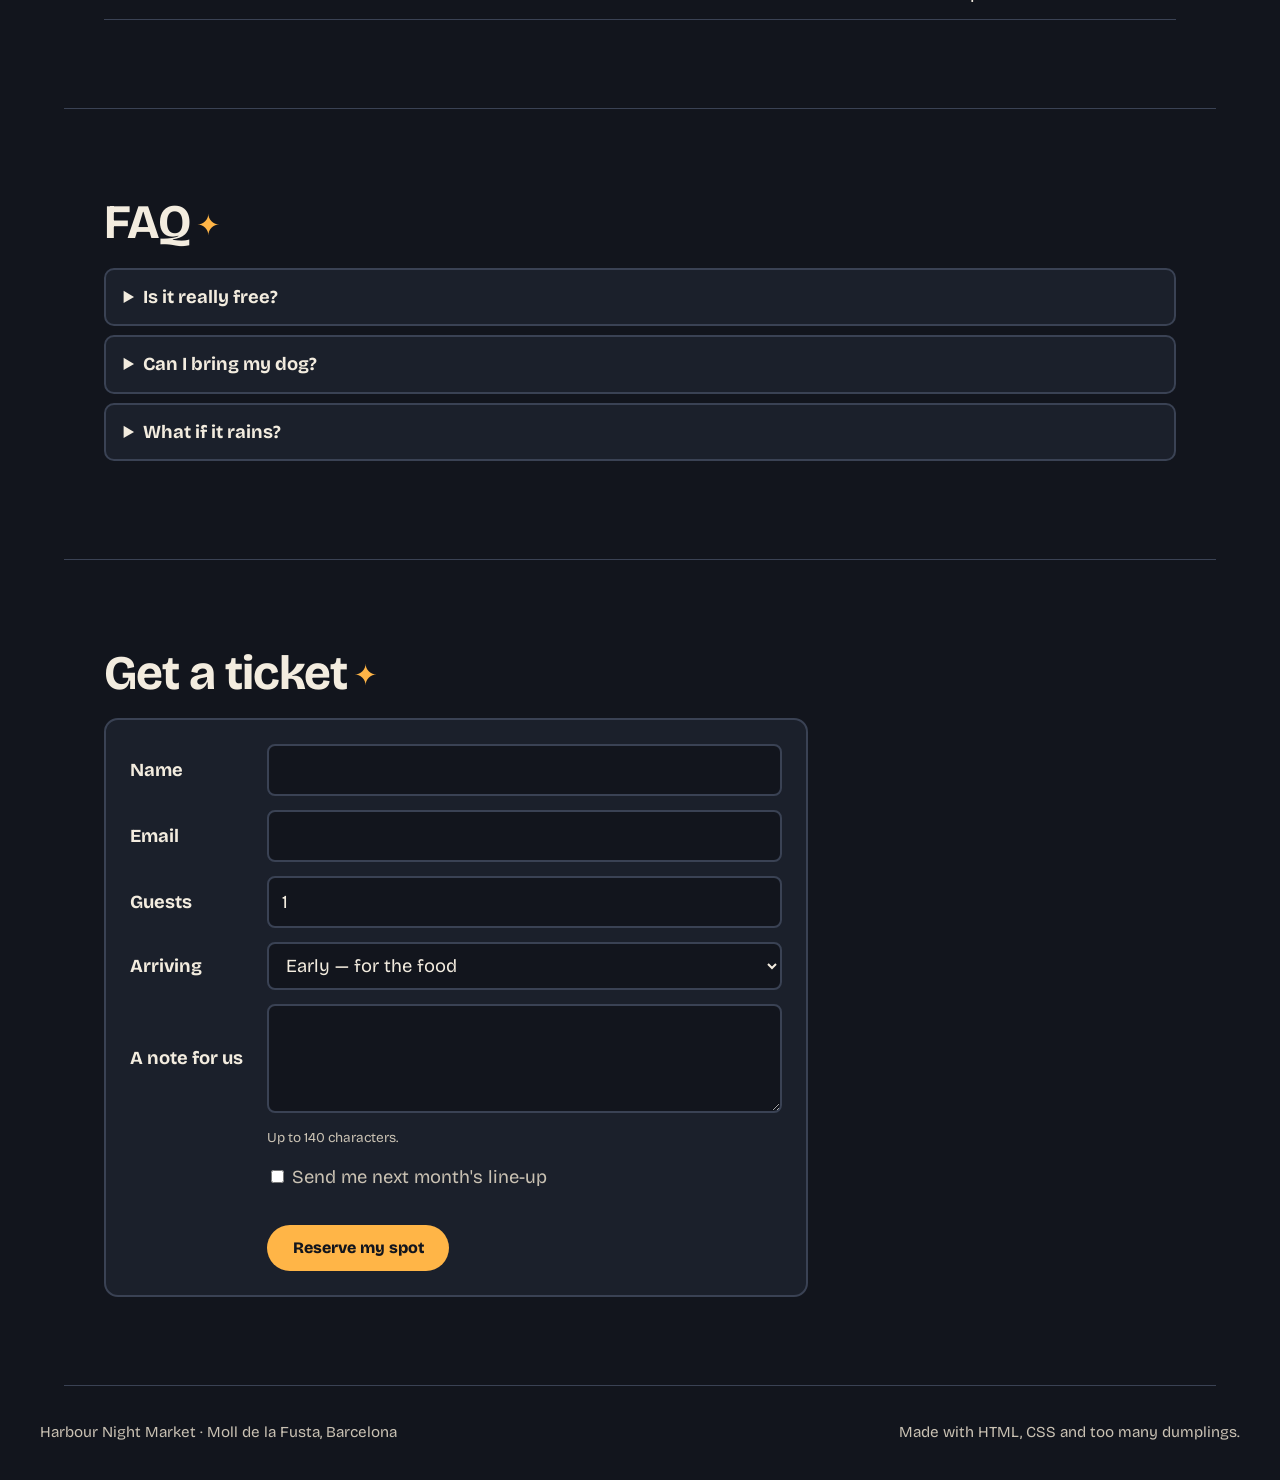
<file: 04-responsive-dom/project/showcase/index.html>
<!doctype html>
<html lang="en">
<head>
  <meta charset="utf-8">
  <meta name="viewport" content="width=device-width, initial-scale=1">
  <link rel="icon" href="data:image/svg+xml,%3Csvg xmlns=%22http://www.w3.org/2000/svg%22 viewBox=%220 0 100 100%22%3E%3Ctext y=%22.9em%22 font-size=%2290%22%3E🏮%3C/text%3E%3C/svg%3E">
  <title>Harbour Night Market</title>
  <link rel="stylesheet" href="https://fonts.googleapis.com/css2?family=Bricolage+Grotesque:opsz,wght@12..96,400..800&family=Instrument+Serif:ital@0;1&display=swap">
  <link rel="stylesheet" href="css/outfit.css">
  <link rel="stylesheet" href="css/layout-l3.css" data-on="0">
  <link rel="stylesheet" href="css/layout.css" data-on="1-4">
  <link rel="stylesheet" href="css/fluid.css" data-on="2-4">
  <link rel="stylesheet" href="css/components.css" data-on="3-4">
  <link rel="stylesheet" href="css/states.css" data-on="4">
  <style>
    #steps { position: fixed; left: 50%; bottom: 14px; transform: translateX(-50%); z-index: 99; display: flex; gap: 4px; padding: 5px; background: #0b0a09; border: 2px solid #ffd23f; border-radius: 12px; font: 700 13px/1 ui-monospace, Menlo, monospace; box-shadow: 0 10px 30px rgb(0 0 0 / 0.5); white-space: nowrap; max-width: calc(100vw - 16px); overflow-x: auto; }
    #steps button { all: unset; cursor: pointer; padding: 8px 11px; border-radius: 7px; color: #efe8da; font: inherit; }
    #steps button:hover { background: #2c2924; }
    #steps button:focus-visible { outline: 2px solid #ffd23f; }
    #steps button[aria-pressed="true"] { background: #ffd23f; color: #17140f; }
    #steps small { font-size: 11px; opacity: 0.7; }
    @media (width < 40rem) { #steps small { display: none; } }
    html.bare #steps { display: none; }
  </style>
</head>
<body>
  <header class="site-header" id="top">
    <a class="logo" href="#top">🏮 Night Market</a>
    <button class="menu-toggle" type="button" aria-expanded="true" aria-controls="main-nav" hidden>Menu</button>
    <nav class="main-nav" id="main-nav" aria-label="Main">
      <ul>
        <li><a href="#vendors">Vendors</a></li>
        <li><a href="#map">Map</a></li>
        <li><a href="#schedule">Schedule</a></li>
        <li><a href="#faq">FAQ</a></li>
        <li><a href="#tickets">Tickets</a></li>
      </ul>
    </nav>
  </header>

  <main>
    <section class="hero">
      <p class="eyebrow">Friday 16 October · 19:00 – 01:00</p>
      <h1>Harbour Night Market</h1>
      <p class="lead">Forty stalls, three stages and one very long table on the waterfront at Moll de la Fusta. Street food, vinyl, handmade things and people you haven't met yet.</p>
      <a class="button" href="#tickets">Get a free ticket</a>
    </section>

    <section id="vendors">
      <h2>Vendors</h2>
      <div class="filters" role="group" aria-label="Show vendors">
        <button type="button" data-filter="all" aria-pressed="true">All</button>
        <button type="button" data-filter="food" aria-pressed="false">Food</button>
        <button type="button" data-filter="music" aria-pressed="false">Music</button>
        <button type="button" data-filter="crafts" aria-pressed="false">Crafts</button>
        <button type="button" data-filter="drinks" aria-pressed="false">Drinks</button>
        <output class="filter-count" aria-live="polite"></output>
      </div>
      <ul class="vendor-list">
        <li class="stall" data-tag="food">
          <article class="vendor-card featured">
            <span class="tag">Food</span>
            <h3>Dumpling Dynasty</h3>
            <p>Hand-folded xiaolongbao, steamed in front of you. The queue is part of the experience, and so is the chilli oil.</p>
            <a class="card-link" href="#map">Find the stall →</a>
          </article>
        </li>
        <li class="stall" data-tag="music">
          <article class="vendor-card">
            <span class="tag">Music</span>
            <h3>Side B Records</h3>
            <p>Crates of second-hand vinyl, sorted by mood instead of genre.</p>
            <a class="card-link" href="#map">Find the stall →</a>
          </article>
        </li>
        <li class="stall" data-tag="crafts">
          <article class="vendor-card">
            <span class="tag">Crafts</span>
            <h3>Salt &amp; Ink</h3>
            <p>Risograph posters of the port, printed in two colours and signed while you wait. Ask for the one with the crane.</p>
            <a class="card-link" href="#map">Find the stall →</a>
          </article>
        </li>
        <li class="stall" data-tag="food">
          <article class="vendor-card sold-out">
            <span class="tag">Food</span>
            <h3>Churros Till Late</h3>
            <p>Crisp, sugared and dunked in thick chocolate.</p>
            <strong class="badge">Sold out</strong>
            <a class="card-link" href="#map">Find the stall →</a>
          </article>
        </li>
        <li class="stall" data-tag="crafts">
          <article class="vendor-card">
            <span class="tag">Crafts</span>
            <h3>The Plant Swap</h3>
            <p>Bring a cutting, take a cutting. Pots are free, advice is free, gossip is extra.</p>
            <a class="card-link" href="#map">Find the stall →</a>
          </article>
        </li>
        <li class="stall" data-tag="drinks">
          <article class="vendor-card sold-out">
            <span class="tag">Drinks</span>
            <h3>Mezcal Moon</h3>
            <p>Small-batch mezcal and orange slices dusted with chilli salt. Sip, don't shoot. Last orders at half past midnight.</p>
            <strong class="badge">Sold out</strong>
            <a class="card-link" href="#map">Find the stall →</a>
          </article>
        </li>
      </ul>
    </section>

    <section id="map">
      <h2>Map</h2>
      <div class="market-map">
        <div class="zone stage">Main stage</div>
        <div class="zone food">Food street</div>
        <div class="zone table">Long table</div>
        <div class="zone crafts">Crafts corner</div>
        <div class="zone drinks">Drinks</div>
        <div class="zone pier">The pier</div>
        <div class="zone gate">Entrance · Moll de la Fusta</div>
        <span class="you-are-here">You are here</span>
      </div>
    </section>

    <section id="schedule">
      <h2>Schedule</h2>
      <table class="schedule">
        <thead>
          <tr><th>Time</th><th>What</th><th>Where</th></tr>
        </thead>
        <tbody>
          <tr><td>19:00</td><td>Doors open, DJ Marisol warms up</td><td>Main stage</td></tr>
          <tr><td>19:30</td><td>Dumpling folding class</td><td>Long table</td></tr>
          <tr><td>20:30</td><td>Los Faroles — live cumbia</td><td>Main stage</td></tr>
          <tr><td>21:30</td><td>Zine-making workshop</td><td>Long table</td></tr>
          <tr><td>22:30</td><td>Harbour Brass Band</td><td>The pier</td></tr>
          <tr><td>00:00</td><td>Silent disco until close</td><td>The pier</td></tr>
        </tbody>
      </table>
    </section>

    <section id="faq">
      <h2>FAQ</h2>
      <details>
        <summary>Is it really free?</summary>
        <p>Entry is free. Bring cash or a card for the stalls.</p>
      </details>
      <details>
        <summary>Can I bring my dog?</summary>
        <p>Yes, on a leash. The dumplings are not for dogs.</p>
      </details>
      <details>
        <summary>What if it rains?</summary>
        <p>We move under the big tent next to the main stage. The market has never closed early.</p>
      </details>
    </section>

    <section id="tickets">
      <h2>Get a ticket</h2>
      <form class="ticket-form">
        <label for="name">Name</label>
        <input id="name" name="name" type="text" autocomplete="name" required>

        <label for="email">Email</label>
        <input id="email" name="email" type="email" autocomplete="email" required>

        <label for="guests">Guests</label>
        <input id="guests" name="guests" type="number" min="1" max="6" value="1" required>

        <label for="arrival">Arriving</label>
        <select id="arrival" name="arrival">
          <option>Early — for the food</option>
          <option>Late — for the music</option>
          <option>Whenever — for the vibes</option>
        </select>

        <label for="message">A note for us</label>
        <textarea id="message" name="message" rows="3" maxlength="140" aria-describedby="message-left"></textarea>
        <p class="hint" id="message-left">Up to 140 characters.</p>

        <label class="check"><input type="checkbox" name="news"> Send me next month's line-up</label>

        <button type="submit">Reserve my spot</button>
      </form>
      <div class="ticket-result" aria-live="polite"></div>
    </section>
  </main>

  <footer class="site-footer">
    <p>Harbour Night Market · Moll de la Fusta, Barcelona</p>
    <p>Made with HTML, CSS and too many dumplings.</p>
  </footer>

  <a class="to-top" href="#top" aria-label="Back to top">↑</a>
  <div id="steps" role="group" aria-label="Lecture 4 steps">
    <button type="button" data-n="0">0 <small>· Lecture 3</small></button>
    <button type="button" data-n="1">1 <small>· small screens</small></button>
    <button type="button" data-n="2">2 <small>· fluid</small></button>
    <button type="button" data-n="3">3 <small>· components</small></button>
    <button type="button" data-n="4">4 <small>· + JS</small></button>
  </div>
  <script>
    (function () {
      var params = new URLSearchParams(location.search);
      if (params.has("bare")) document.documentElement.classList.add("bare");
      var links = document.querySelectorAll("link[data-on]");
      var buttons = document.querySelectorAll("#steps button");
      var current = Math.max(0, Math.min(4, +(params.has("step") ? params.get("step") : 4) || 0));
      function inRange(spec, n) { var p = spec.split("-"); return n >= +p[0] && n <= +(p[1] || p[0]); }
      function use(n) {
        n = Math.max(0, Math.min(4, +n || 0));
        // step 4 adds JavaScript: scripts can't be switched off, so crossing that line reloads the page
        if ((n === 4) !== (current === 4) && window.__stepReady) {
          params.set("step", n);
          location.search = params.toString();
          return;
        }
        current = n;
        document.documentElement.dataset.step = n;
        links.forEach(function (l) { l.disabled = !inRange(l.dataset.on, n); });
        buttons.forEach(function (b) { b.setAttribute("aria-pressed", String(+b.dataset.n === n)); });
      }
      buttons.forEach(function (b) { b.addEventListener("click", function () { use(b.dataset.n); }); });
      document.addEventListener("keydown", function (e) {
        if (/INPUT|TEXTAREA|SELECT/.test(e.target.tagName)) return;
        if ("01234".indexOf(e.key) > -1 && e.key.length === 1) use(e.key);
        if (["ArrowRight", "ArrowLeft", "PageUp", "PageDown"].indexOf(e.key) > -1 && parent !== window) parent.postMessage({ deckKey: e.key }, "*");
      });
      document.addEventListener("click", function (e) {
        var a = e.target.closest("a[href]");
        if (a && parent !== window && !a.getAttribute("href").startsWith("#")) e.preventDefault();
      });
      window.addEventListener("message", function (e) {
        if (e.data && "step" in e.data) use(e.data.step);
        if (e.data && e.data.deckShown && params.has("demo")) showTicket();
        else if (e.data && e.data.deckShown && location.hash) {
          var t = document.getElementById(location.hash.slice(1));
          if (t) t.scrollIntoView({ behavior: "instant" });
        }
      });
      function showTicket() {
        var t = document.querySelector(".ticket-result");
        if (t) t.scrollIntoView({ behavior: "instant", block: "center" });
      }
      use(current);
      window.__stepReady = true;
      // in a slide's iframe, jump to #section once fonts and layout have settled
      if (location.hash) {
        var jump = function () {
          var t = document.getElementById(location.hash.slice(1));
          if (t) t.scrollIntoView({ behavior: "instant" });
        };
        jump();
        addEventListener("load", jump);
        if (document.fonts) document.fonts.ready.then(jump);
      }
      if (current === 4) {
        var s = document.createElement("script");
        s.src = "js/market.js";
        // ?demo: a booked ticket, for the last slide
        if (params.has("demo")) s.onload = function () {
          var f = document.querySelector(".ticket-form");
          f.elements.name.value = "Ana";
          f.elements.email.value = "ana@example.com";
          f.elements.guests.value = "2";
          f.requestSubmit();
          showTicket();
        };
        document.body.append(s);
      }
    })();
  </script>
</body>
</html>
</file>
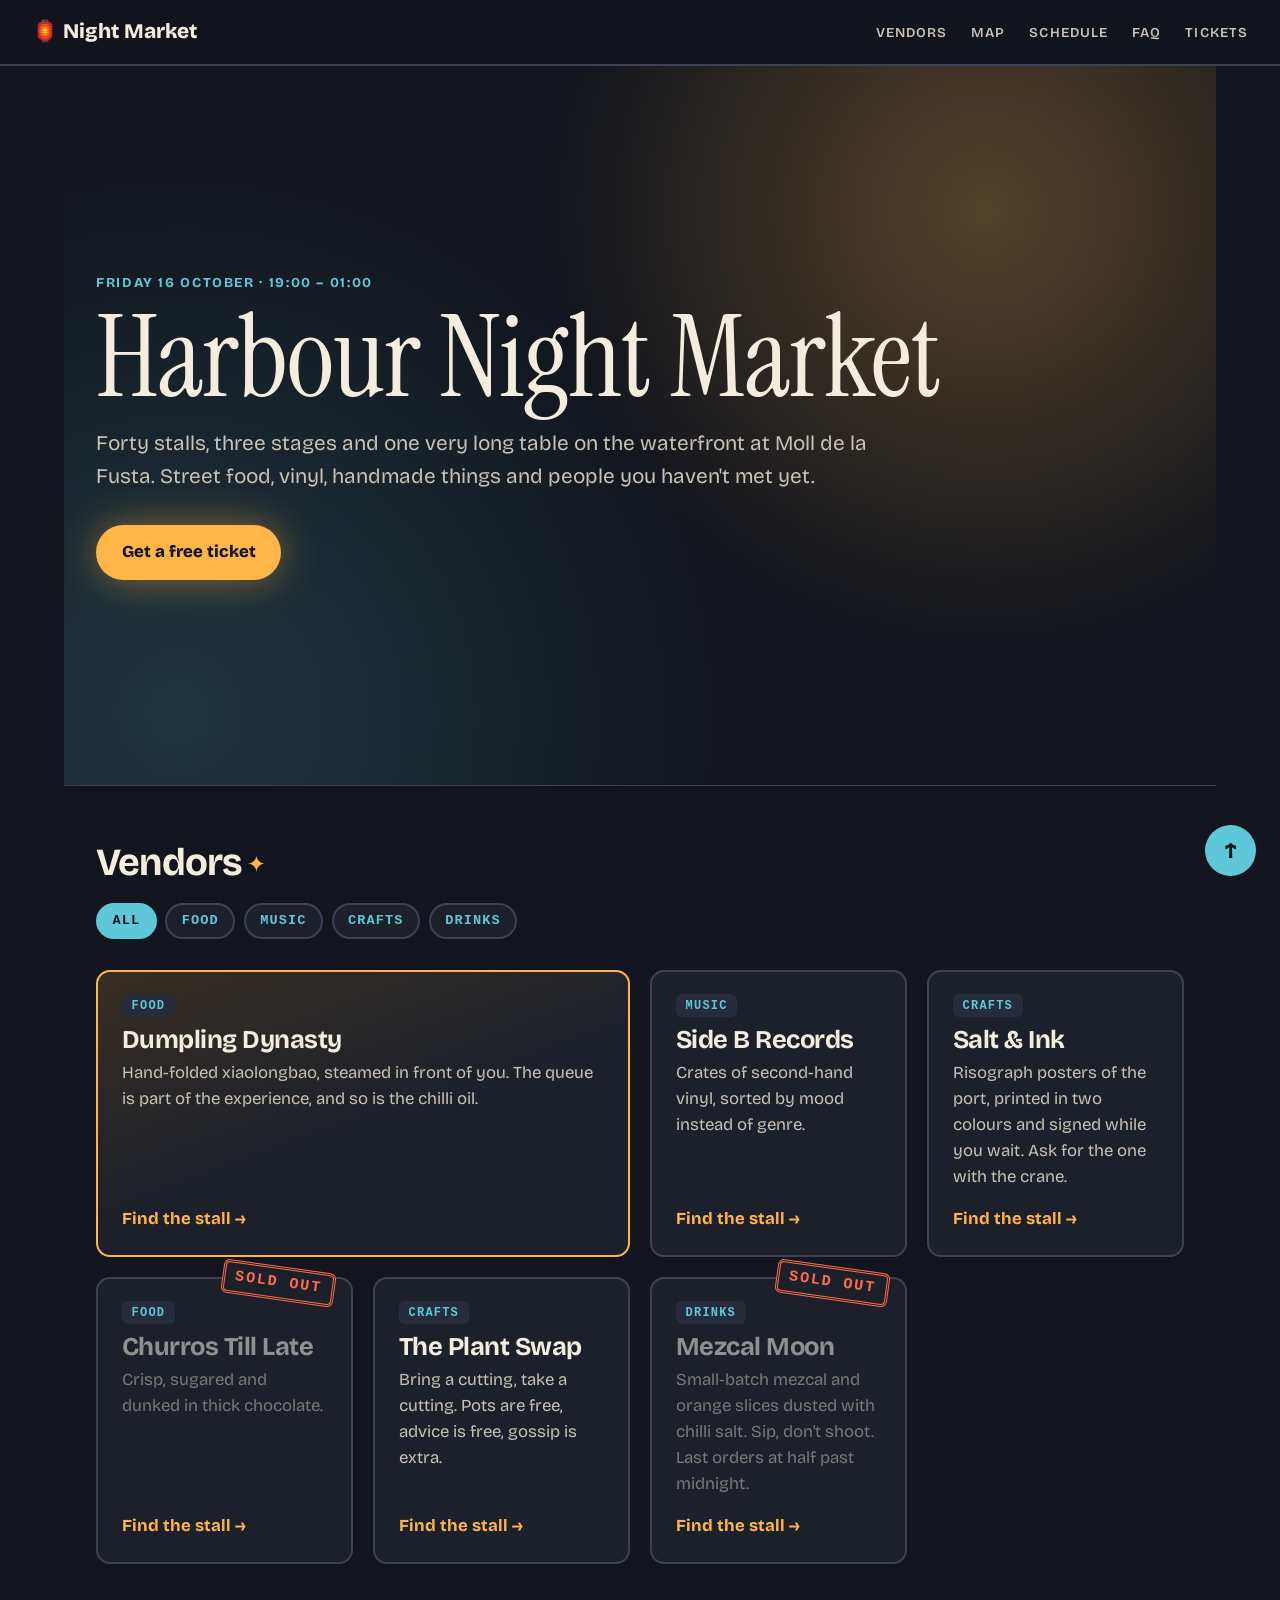
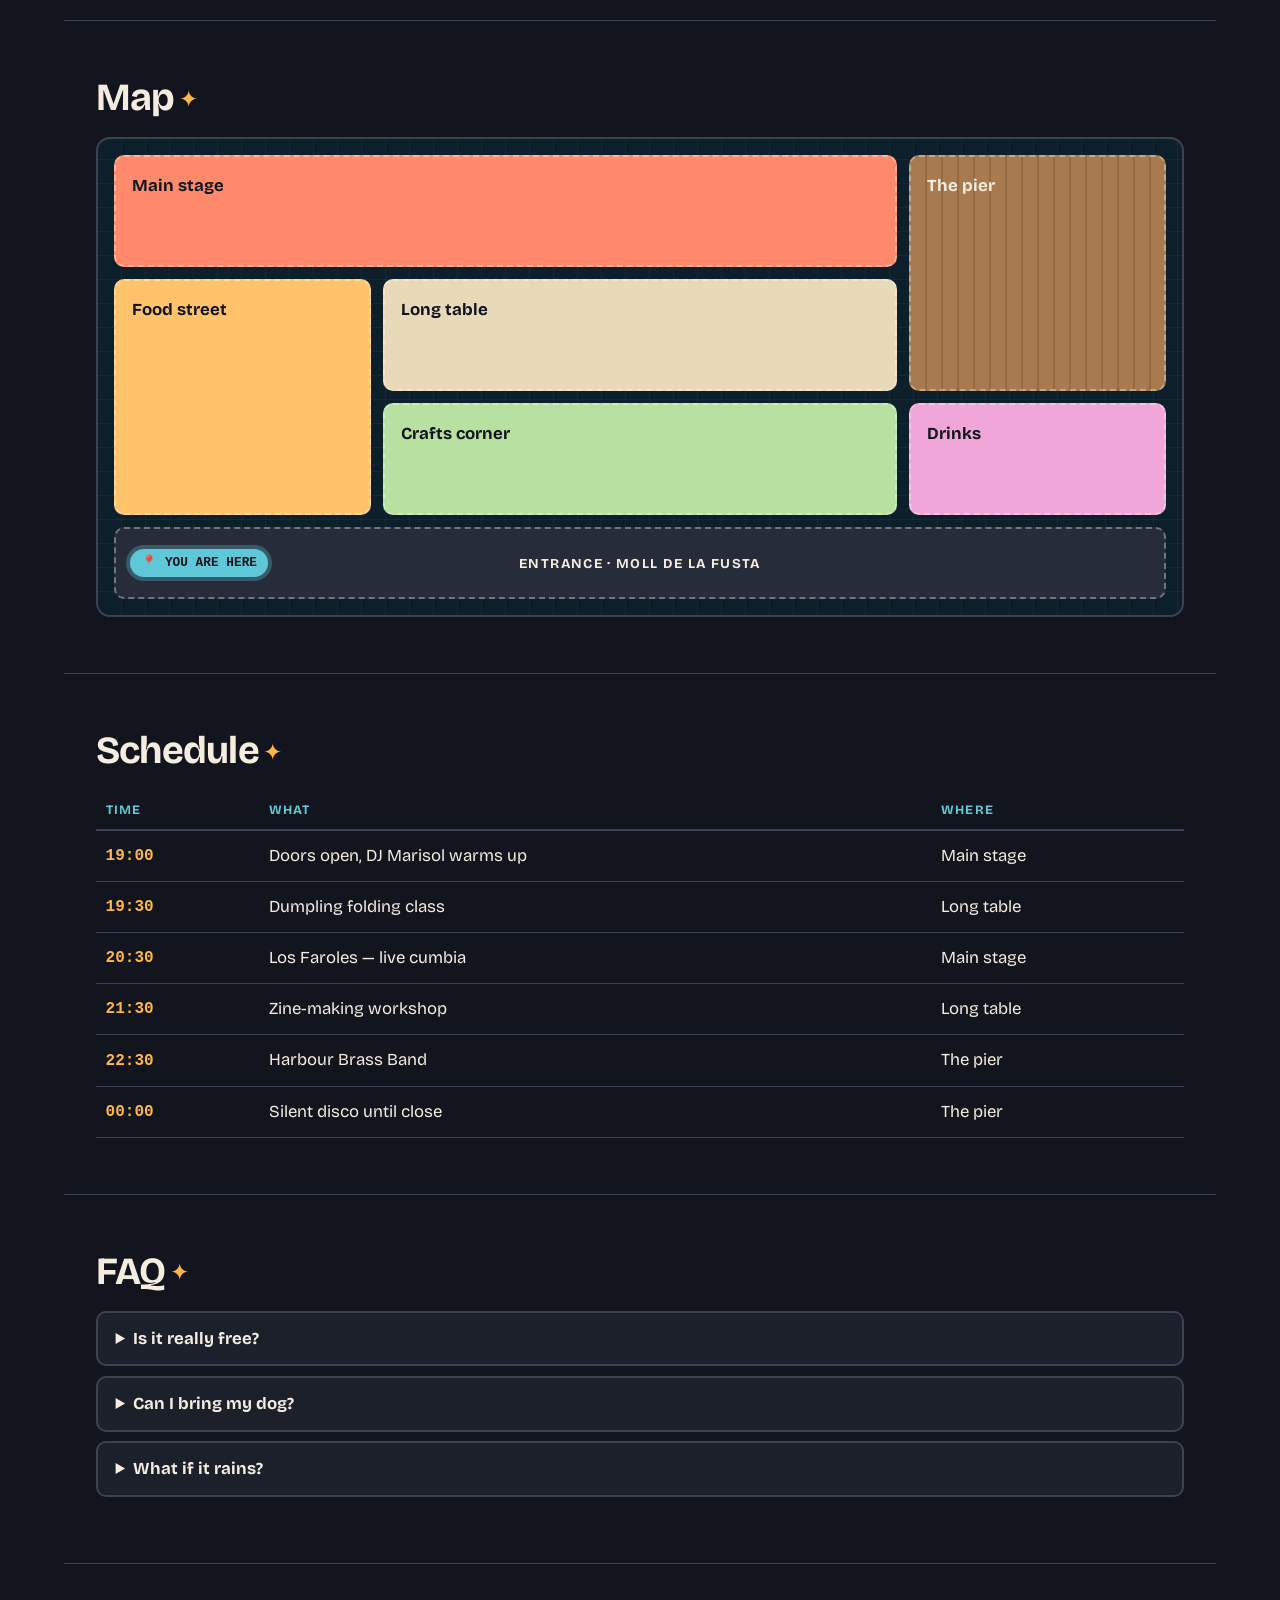
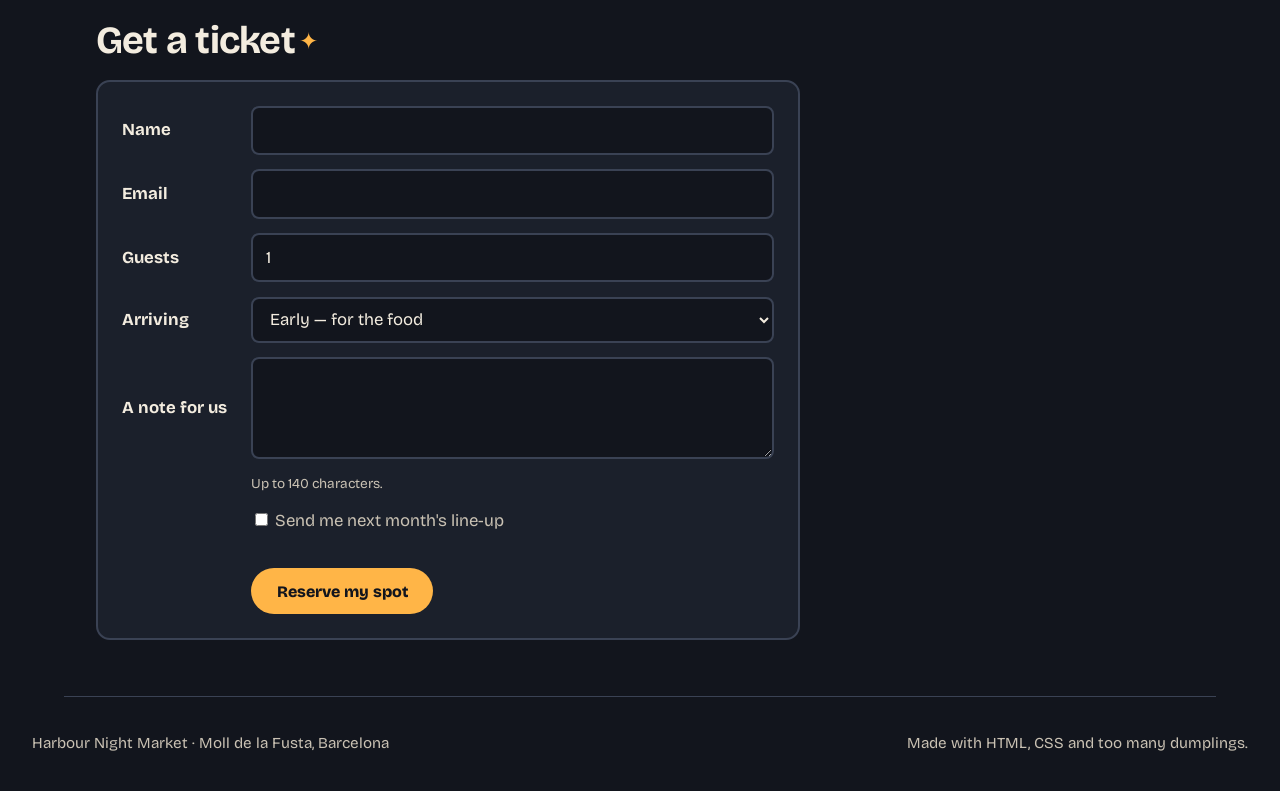
<file: 04-responsive-dom/project/starter/index.html>
<!doctype html>
<html lang="en">
<head>
  <meta charset="utf-8">
  <!-- Exercise 1, case 0: one line is missing here. Without it, every phone pretends to be 980px wide. -->
  <link rel="icon" href="data:image/svg+xml,%3Csvg xmlns=%22http://www.w3.org/2000/svg%22 viewBox=%220 0 100 100%22%3E%3Ctext y=%22.9em%22 font-size=%2290%22%3E🏮%3C/text%3E%3C/svg%3E">
  <title>Harbour Night Market</title>
  <link rel="stylesheet" href="https://fonts.googleapis.com/css2?family=Bricolage+Grotesque:opsz,wght@12..96,400..800&family=Instrument+Serif:ital@0;1&display=swap">
  <!-- 1. How it looks -->
  <link rel="stylesheet" href="css/outfit.css">
  <!-- 2. Where things go: Lecture 3's layout -->
  <link rel="stylesheet" href="css/layout.css">
  <!-- 3. How it adapts: today, Part 1 -->
  <link rel="stylesheet" href="css/responsive.css">
  <!-- 4. How it reacts: today, Part 2. defer = run after the whole page is read -->
  <script src="js/market.js" defer></script>
</head>
<body>
  <header class="site-header" id="top">
    <a class="logo" href="#top">🏮 Night Market</a>
    <button class="menu-toggle" type="button" aria-expanded="true" aria-controls="main-nav" hidden>Menu</button>
    <nav class="main-nav" id="main-nav" aria-label="Main">
      <ul>
        <li><a href="#vendors">Vendors</a></li>
        <li><a href="#map">Map</a></li>
        <li><a href="#schedule">Schedule</a></li>
        <li><a href="#faq">FAQ</a></li>
        <li><a href="#tickets">Tickets</a></li>
      </ul>
    </nav>
  </header>

  <main>
    <section class="hero">
      <p class="eyebrow">Friday 16 October · 19:00 – 01:00</p>
      <h1>Harbour Night Market</h1>
      <p class="lead">Forty stalls, three stages and one very long table on the waterfront at Moll de la Fusta. Street food, vinyl, handmade things and people you haven't met yet.</p>
      <a class="button" href="#tickets">Get a free ticket</a>
    </section>

    <section id="vendors">
      <h2>Vendors</h2>
      <div class="filters" role="group" aria-label="Show vendors">
        <button type="button" data-filter="all" aria-pressed="true">All</button>
        <button type="button" data-filter="food" aria-pressed="false">Food</button>
        <button type="button" data-filter="music" aria-pressed="false">Music</button>
        <button type="button" data-filter="crafts" aria-pressed="false">Crafts</button>
        <button type="button" data-filter="drinks" aria-pressed="false">Drinks</button>
        <output class="filter-count" aria-live="polite"></output>
      </div>
      <ul class="vendor-list">
        <li class="stall" data-tag="food">
          <article class="vendor-card featured">
            <span class="tag">Food</span>
            <h3>Dumpling Dynasty</h3>
            <p>Hand-folded xiaolongbao, steamed in front of you. The queue is part of the experience, and so is the chilli oil.</p>
            <a class="card-link" href="#map">Find the stall →</a>
          </article>
        </li>
        <li class="stall" data-tag="music">
          <article class="vendor-card">
            <span class="tag">Music</span>
            <h3>Side B Records</h3>
            <p>Crates of second-hand vinyl, sorted by mood instead of genre.</p>
            <a class="card-link" href="#map">Find the stall →</a>
          </article>
        </li>
        <li class="stall" data-tag="crafts">
          <article class="vendor-card">
            <span class="tag">Crafts</span>
            <h3>Salt &amp; Ink</h3>
            <p>Risograph posters of the port, printed in two colours and signed while you wait. Ask for the one with the crane.</p>
            <a class="card-link" href="#map">Find the stall →</a>
          </article>
        </li>
        <li class="stall" data-tag="food">
          <article class="vendor-card sold-out">
            <span class="tag">Food</span>
            <h3>Churros Till Late</h3>
            <p>Crisp, sugared and dunked in thick chocolate.</p>
            <strong class="badge">Sold out</strong>
            <a class="card-link" href="#map">Find the stall →</a>
          </article>
        </li>
        <li class="stall" data-tag="crafts">
          <article class="vendor-card">
            <span class="tag">Crafts</span>
            <h3>The Plant Swap</h3>
            <p>Bring a cutting, take a cutting. Pots are free, advice is free, gossip is extra.</p>
            <a class="card-link" href="#map">Find the stall →</a>
          </article>
        </li>
        <li class="stall" data-tag="drinks">
          <article class="vendor-card sold-out">
            <span class="tag">Drinks</span>
            <h3>Mezcal Moon</h3>
            <p>Small-batch mezcal and orange slices dusted with chilli salt. Sip, don't shoot. Last orders at half past midnight.</p>
            <strong class="badge">Sold out</strong>
            <a class="card-link" href="#map">Find the stall →</a>
          </article>
        </li>
      </ul>
    </section>

    <section id="map">
      <h2>Map</h2>
      <div class="market-map">
        <div class="zone stage">Main stage</div>
        <div class="zone food">Food street</div>
        <div class="zone table">Long table</div>
        <div class="zone crafts">Crafts corner</div>
        <div class="zone drinks">Drinks</div>
        <div class="zone pier">The pier</div>
        <div class="zone gate">Entrance · Moll de la Fusta</div>
        <span class="you-are-here">You are here</span>
      </div>
    </section>

    <section id="schedule">
      <h2>Schedule</h2>
      <table class="schedule">
        <thead>
          <tr><th>Time</th><th>What</th><th>Where</th></tr>
        </thead>
        <tbody>
          <tr><td>19:00</td><td>Doors open, DJ Marisol warms up</td><td>Main stage</td></tr>
          <tr><td>19:30</td><td>Dumpling folding class</td><td>Long table</td></tr>
          <tr><td>20:30</td><td>Los Faroles — live cumbia</td><td>Main stage</td></tr>
          <tr><td>21:30</td><td>Zine-making workshop</td><td>Long table</td></tr>
          <tr><td>22:30</td><td>Harbour Brass Band</td><td>The pier</td></tr>
          <tr><td>00:00</td><td>Silent disco until close</td><td>The pier</td></tr>
        </tbody>
      </table>
    </section>

    <section id="faq">
      <h2>FAQ</h2>
      <details>
        <summary>Is it really free?</summary>
        <p>Entry is free. Bring cash or a card for the stalls.</p>
      </details>
      <details>
        <summary>Can I bring my dog?</summary>
        <p>Yes, on a leash. The dumplings are not for dogs.</p>
      </details>
      <details>
        <summary>What if it rains?</summary>
        <p>We move under the big tent next to the main stage. The market has never closed early.</p>
      </details>
    </section>

    <section id="tickets">
      <h2>Get a ticket</h2>
      <form class="ticket-form">
        <label for="name">Name</label>
        <input id="name" name="name" type="text" autocomplete="name" required>

        <label for="email">Email</label>
        <input id="email" name="email" type="email" autocomplete="email" required>

        <label for="guests">Guests</label>
        <input id="guests" name="guests" type="number" min="1" max="6" value="1" required>

        <label for="arrival">Arriving</label>
        <select id="arrival" name="arrival">
          <option>Early — for the food</option>
          <option>Late — for the music</option>
          <option>Whenever — for the vibes</option>
        </select>

        <label for="message">A note for us</label>
        <textarea id="message" name="message" rows="3" maxlength="140" aria-describedby="message-left"></textarea>
        <p class="hint" id="message-left">Up to 140 characters.</p>

        <label class="check"><input type="checkbox" name="news"> Send me next month's line-up</label>

        <button type="submit">Reserve my spot</button>
      </form>
      <div class="ticket-result" aria-live="polite"></div>
    </section>
  </main>

  <footer class="site-footer">
    <p>Harbour Night Market · Moll de la Fusta, Barcelona</p>
    <p>Made with HTML, CSS and too many dumplings.</p>
  </footer>

  <a class="to-top" href="#top" aria-label="Back to top">↑</a>
</body>
</html>
</file>
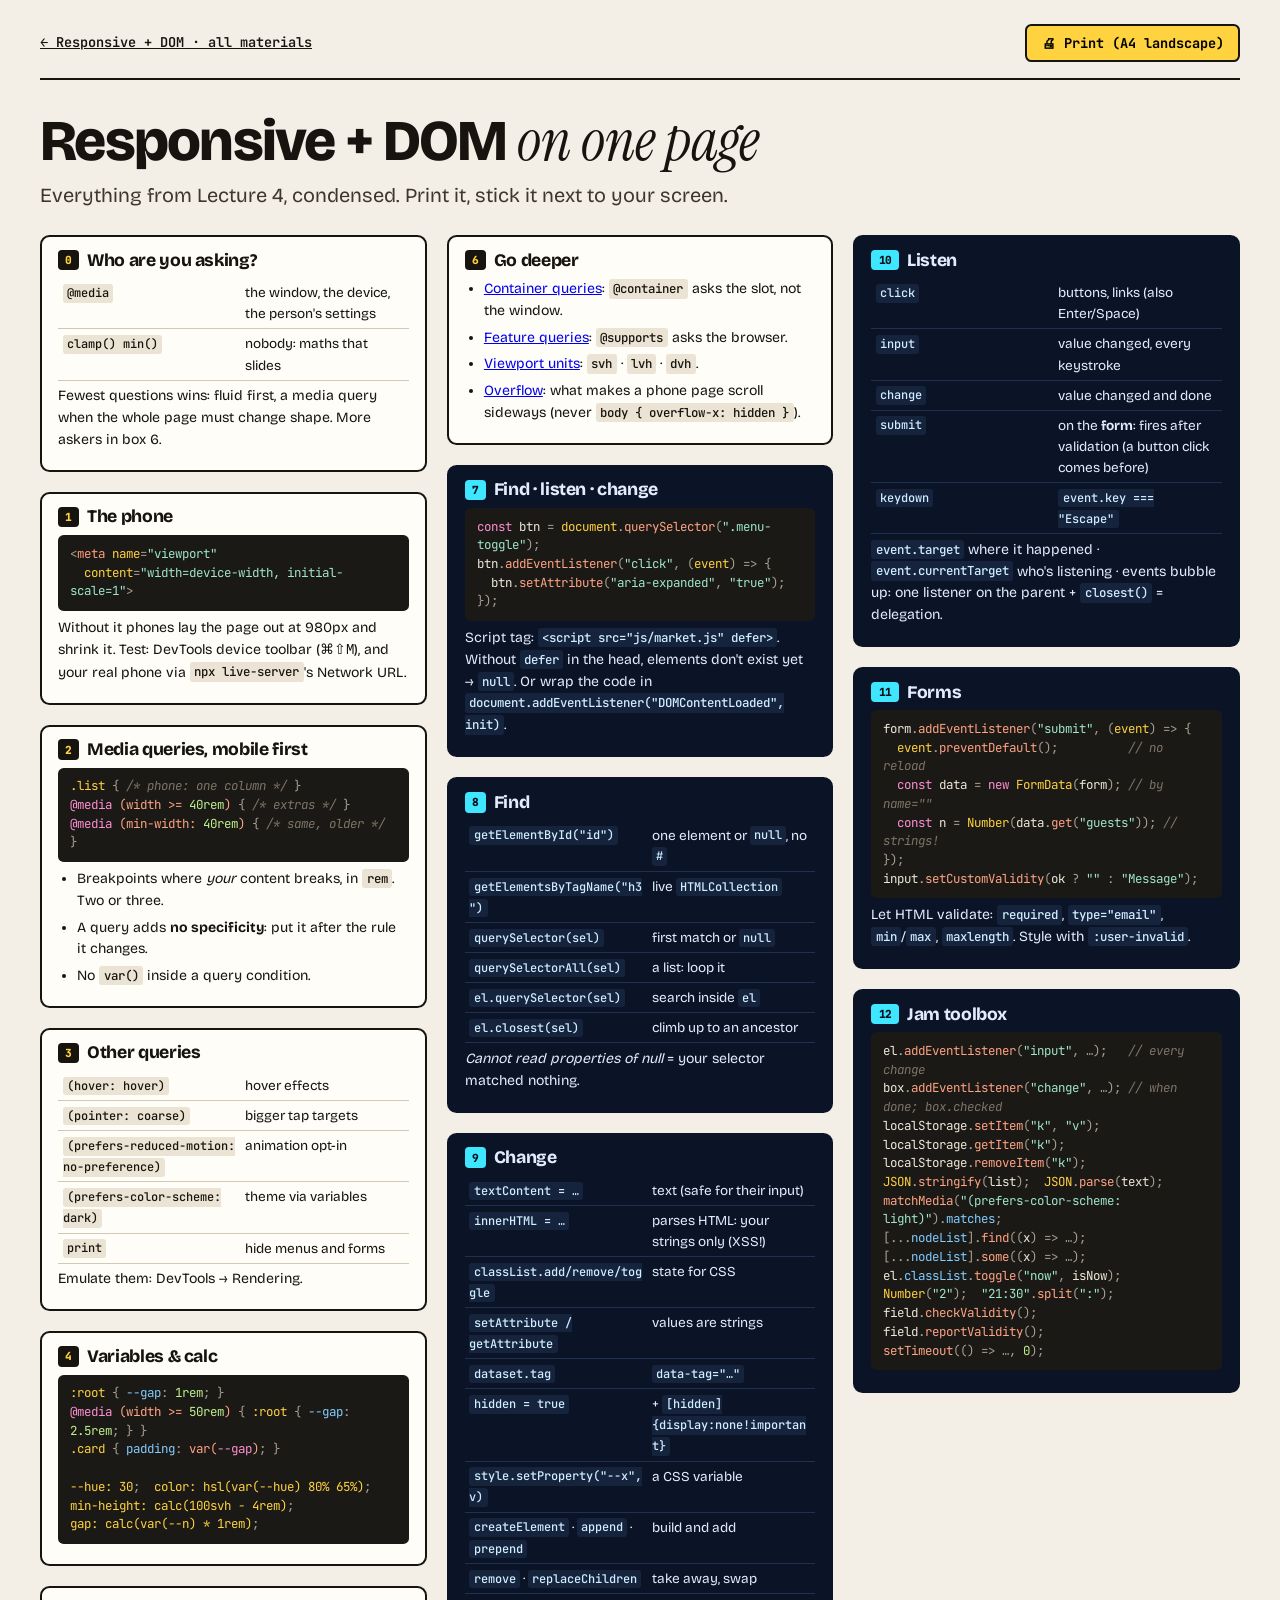
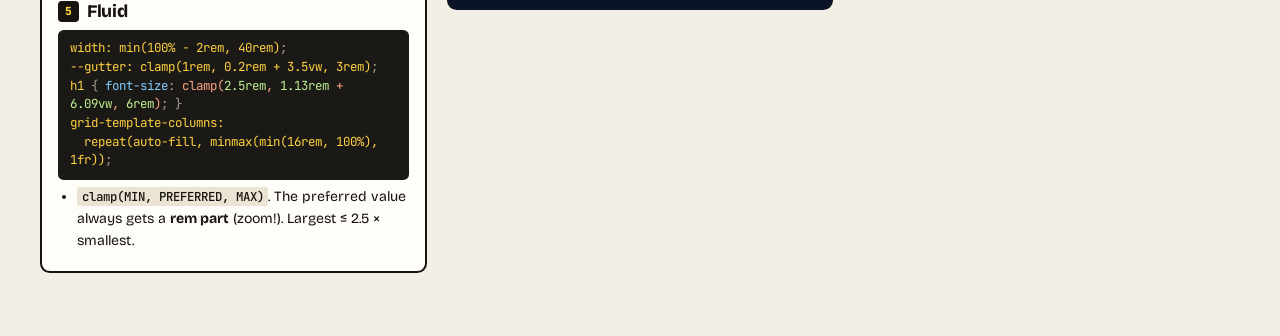
<file: 04-responsive-dom/cheatsheet.html>
<!doctype html>
<html lang="en">
<head>
  <meta charset="utf-8">
  <link rel="icon" href="data:image/svg+xml,%3Csvg xmlns=%22http://www.w3.org/2000/svg%22 viewBox=%220 0 100 100%22%3E%3Ctext y=%22.9em%22 font-size=%2290%22%3E🏮%3C/text%3E%3C/svg%3E">
  <meta name="viewport" content="width=device-width, initial-scale=1">
  <title>Responsive + DOM · cheat sheet</title>
  <link rel="stylesheet" href="https://fonts.googleapis.com/css2?family=Bricolage+Grotesque:opsz,wght@12..96,400..800&family=Instrument+Serif:ital@0;1&family=JetBrains+Mono:wght@400;700&display=swap">
  <link rel="stylesheet" href="assets/kit.css">
  <script src="assets/kit.js" defer></script>
  <style>
    .sheet { columns: 3 19rem; column-gap: 1.25rem; }
    .box { break-inside: avoid; background: var(--white); border: 2px solid var(--ink); border-radius: 0.6rem; padding: 0.8rem 1rem 0.9rem; margin: 0 0 1.25rem; }
    .box h2 { margin: 0 0 0.5rem; font-size: 1.1rem; display: flex; align-items: center; gap: 0.5rem; }
    .box h2 span { font: 800 0.7rem var(--font-mono); background: var(--ink); color: var(--yellow); padding: 0.2rem 0.45rem; border-radius: 0.25rem; }
    .box pre.code { font-size: 0.78rem; padding: 0.6rem 0.75rem; margin: 0.4rem 0; }
    .box table { width: 100%; border-collapse: collapse; font-size: 0.85rem; }
    .box td { padding: 0.25rem 0.3rem; border-bottom: 1px solid var(--line); vertical-align: top; }
    .box td:first-child { white-space: nowrap; }
    .box p, .box li { font-size: 0.88rem; margin: 0.3rem 0; }
    .box ol, .box ul { padding-left: 1.2rem; margin: 0.3rem 0; }
    .print { font: 700 0.85rem var(--font-mono); border: 2px solid var(--ink); background: var(--yellow); padding: 0.5rem 0.9rem; border-radius: 0.4rem; cursor: pointer; }
    @media print {
      @page { size: A4 landscape; margin: 10mm; }
      .page { background: #fff; font-size: 10pt; }
      .page-top, .print, .intro { display: none; }
      .page-wrap { padding: 0; max-width: none; }
      .page h1 { font-size: 20pt; margin-bottom: 4mm; }
      .sheet { columns: 3; column-gap: 5mm; }
      .box { padding: 2.5mm 3mm; margin-bottom: 3mm; border-width: 1px; }
      .box pre.code { font-size: 7pt; }
      .box td, .box p, .box li { font-size: 8pt; }
    }
      .box td:first-child { white-space: normal; width: 52%; }
    .box td code { overflow-wrap: anywhere; }
    .box pre.code { white-space: pre-wrap; overflow-wrap: anywhere; }
    .box.js { background: #0b1426; color: #e3ecff; border-color: #0b1426; }
    .box.js h2 span { background: #3ee6ff; color: #04101c; }
    .box.js code { background: #16233d; color: #cfeeff; }
    .box.js td { border-color: #1f3052; }
    @media print { .box.js { background: #fff; color: #000; border-color: #000; } .box.js code { background: #eee; color: #000; } }
  </style>
</head>
<body class="page">
  <div class="page-wrap">
    <div class="page-top"><a href="index.html">← Responsive + DOM · all materials</a><button class="print" type="button" onclick="print()">🖨 Print (A4 landscape)</button></div>
    <h1>Responsive + DOM <em>on one page</em></h1>
    <p class="intro">Everything from Lecture 4, condensed. Print it, stick it next to your screen.</p>

    <div class="sheet">
      <section class="box">
        <h2><span>0</span> Who are you asking?</h2>
        <table>
          <tr><td><code>@media</code></td><td>the window, the device, the person's settings</td></tr>
          <tr><td><code>clamp() min()</code></td><td>nobody: maths that slides</td></tr>
        </table>
        <p>Fewest questions wins: fluid first, a media query when the whole page must change shape. More askers in box 6.</p>
      </section>

      <section class="box">
        <h2><span>1</span> The phone</h2>
        <pre class="code" data-lang="html">&lt;meta name="viewport"
  content="width=device-width, initial-scale=1"&gt;</pre>
        <p>Without it phones lay the page out at 980px and shrink it. Test: DevTools device toolbar (<kbd>⌘⇧M</kbd>), and your real phone via <code>npx live-server</code>'s Network URL.</p>
      </section>

      <section class="box">
        <h2><span>2</span> Media queries, mobile first</h2>
        <pre class="code" data-lang="css">.list { /* phone: one column */ }
@media (width >= 40rem) { /* extras */ }
@media (min-width: 40rem) { /* same, older */ }</pre>
        <ul><li>Breakpoints where <em>your</em> content breaks, in <code>rem</code>. Two or three.</li><li>A query adds <strong>no specificity</strong>: put it after the rule it changes.</li><li>No <code>var()</code> inside a query condition.</li></ul>
      </section>

      <section class="box">
        <h2><span>3</span> Other queries</h2>
        <table>
          <tr><td><code>(hover: hover)</code></td><td>hover effects</td></tr>
          <tr><td><code>(pointer: coarse)</code></td><td>bigger tap targets</td></tr>
          <tr><td><code>(prefers-reduced-motion: no-preference)</code></td><td>animation opt-in</td></tr>
          <tr><td><code>(prefers-color-scheme: dark)</code></td><td>theme via variables</td></tr>
          <tr><td><code>print</code></td><td>hide menus and forms</td></tr>
        </table>
        <p>Emulate them: DevTools → Rendering.</p>
      </section>

      <section class="box">
        <h2><span>4</span> Variables &amp; calc</h2>
        <pre class="code" data-lang="css">:root { --gap: 1rem; }
@media (width >= 50rem) { :root { --gap: 2.5rem; } }
.card { padding: var(--gap); }

--hue: 30;  color: hsl(var(--hue) 80% 65%);
min-height: calc(100svh - 4rem);
gap: calc(var(--n) * 1rem);</pre>
      </section>

      <section class="box">
        <h2><span>5</span> Fluid</h2>
        <pre class="code" data-lang="css">width: min(100% - 2rem, 40rem);
--gutter: clamp(1rem, 0.2rem + 3.5vw, 3rem);
h1 { font-size: clamp(2.5rem, 1.13rem + 6.09vw, 6rem); }
grid-template-columns:
  repeat(auto-fill, minmax(min(16rem, 100%), 1fr));</pre>
        <ul><li><code>clamp(MIN, PREFERRED, MAX)</code>. The preferred value always gets a <strong>rem part</strong> (zoom!). Largest ≤ 2.5 × smallest.</li></ul>
      </section>

      <section class="box">
        <h2><span>6</span> Go deeper</h2>
        <ul>
          <li><a href="https://www.joshwcomeau.com/css/container-queries-introduction/">Container queries</a>: <code>@container</code> asks the slot, not the window.</li>
          <li><a href="https://developer.mozilla.org/en-US/docs/Web/CSS/@supports">Feature queries</a>: <code>@supports</code> asks the browser.</li>
          <li><a href="https://web.dev/blog/viewport-units">Viewport units</a>: <code>svh</code> · <code>lvh</code> · <code>dvh</code>.</li>
          <li><a href="https://ishadeed.com/article/overflow/">Overflow</a>: what makes a phone page scroll sideways (never <code>body { overflow-x: hidden }</code>).</li>
        </ul>
      </section>

      <section class="box js">
        <h2><span>7</span> Find · listen · change</h2>
        <pre class="code" data-lang="js">const btn = document.querySelector(".menu-toggle");
btn.addEventListener("click", (event) => {
  btn.setAttribute("aria-expanded", "true");
});</pre>
        <p>Script tag: <code>&lt;script src="js/market.js" defer&gt;</code>. Without <code>defer</code> in the head, elements don't exist yet → <code>null</code>. Or wrap the code in <code>document.addEventListener("DOMContentLoaded", init)</code>.</p>
      </section>

      <section class="box js">
        <h2><span>8</span> Find</h2>
        <table>
          <tr><td><code>getElementById("id")</code></td><td>one element or <code>null</code>, no <code>#</code></td></tr>
          <tr><td><code>getElementsByTagName("h3")</code></td><td>live <code>HTMLCollection</code></td></tr>
          <tr><td><code>querySelector(sel)</code></td><td>first match or <code>null</code></td></tr>
          <tr><td><code>querySelectorAll(sel)</code></td><td>a list: loop it</td></tr>
          <tr><td><code>el.querySelector(sel)</code></td><td>search inside <code>el</code></td></tr>
          <tr><td><code>el.closest(sel)</code></td><td>climb up to an ancestor</td></tr>
        </table>
        <p><em>Cannot read properties of null</em> = your selector matched nothing.</p>
      </section>

      <section class="box js">
        <h2><span>9</span> Change</h2>
        <table>
          <tr><td><code>textContent = …</code></td><td>text (safe for their input)</td></tr>
          <tr><td><code>innerHTML = …</code></td><td>parses HTML: your strings only (XSS!)</td></tr>
          <tr><td><code>classList.add/remove/toggle</code></td><td>state for CSS</td></tr>
          <tr><td><code>setAttribute / getAttribute</code></td><td>values are strings</td></tr>
          <tr><td><code>dataset.tag</code></td><td><code>data-tag="…"</code></td></tr>
          <tr><td><code>hidden = true</code></td><td>+ <code>[hidden]{display:none!important}</code></td></tr>
          <tr><td><code>style.setProperty("--x", v)</code></td><td>a CSS variable</td></tr>
          <tr><td><code>createElement</code> · <code>append</code> · <code>prepend</code></td><td>build and add</td></tr>
          <tr><td><code>remove</code> · <code>replaceChildren</code></td><td>take away, swap</td></tr>
        </table>
      </section>

      <section class="box js">
        <h2><span>10</span> Listen</h2>
        <table>
          <tr><td><code>click</code></td><td>buttons, links (also Enter/Space)</td></tr>
          <tr><td><code>input</code></td><td>value changed, every keystroke</td></tr>
          <tr><td><code>change</code></td><td>value changed and done</td></tr>
          <tr><td><code>submit</code></td><td>on the <strong>form</strong>: fires after validation (a button click comes before)</td></tr>
          <tr><td><code>keydown</code></td><td><code>event.key === "Escape"</code></td></tr>
        </table>
        <p><code>event.target</code> where it happened · <code>event.currentTarget</code> who's listening · events bubble up: one listener on the parent + <code>closest()</code> = delegation.</p>
      </section>

      <section class="box js">
        <h2><span>11</span> Forms</h2>
        <pre class="code" data-lang="js">form.addEventListener("submit", (event) => {
  event.preventDefault();          // no reload
  const data = new FormData(form); // by name=""
  const n = Number(data.get("guests")); // strings!
});
input.setCustomValidity(ok ? "" : "Message");</pre>
        <p>Let HTML validate: <code>required</code>, <code>type="email"</code>, <code>min</code>/<code>max</code>, <code>maxlength</code>. Style with <code>:user-invalid</code>.</p>
      </section>

      <section class="box js">
        <h2><span>12</span> Jam toolbox</h2>
        <pre class="code" data-lang="js">el.addEventListener("input", …);   // every change
box.addEventListener("change", …); // when done; box.checked
localStorage.setItem("k", "v");  localStorage.getItem("k");  localStorage.removeItem("k");
JSON.stringify(list);  JSON.parse(text);
matchMedia("(prefers-color-scheme: light)").matches;
[...nodeList].find((x) => …);  [...nodeList].some((x) => …);
el.classList.toggle("now", isNow);
Number("2");  "21:30".split(":");
field.checkValidity();  field.reportValidity();
setTimeout(() => …, 0);</pre>
      </section>
    </div>
  </div>
</body>
</html>
</file>
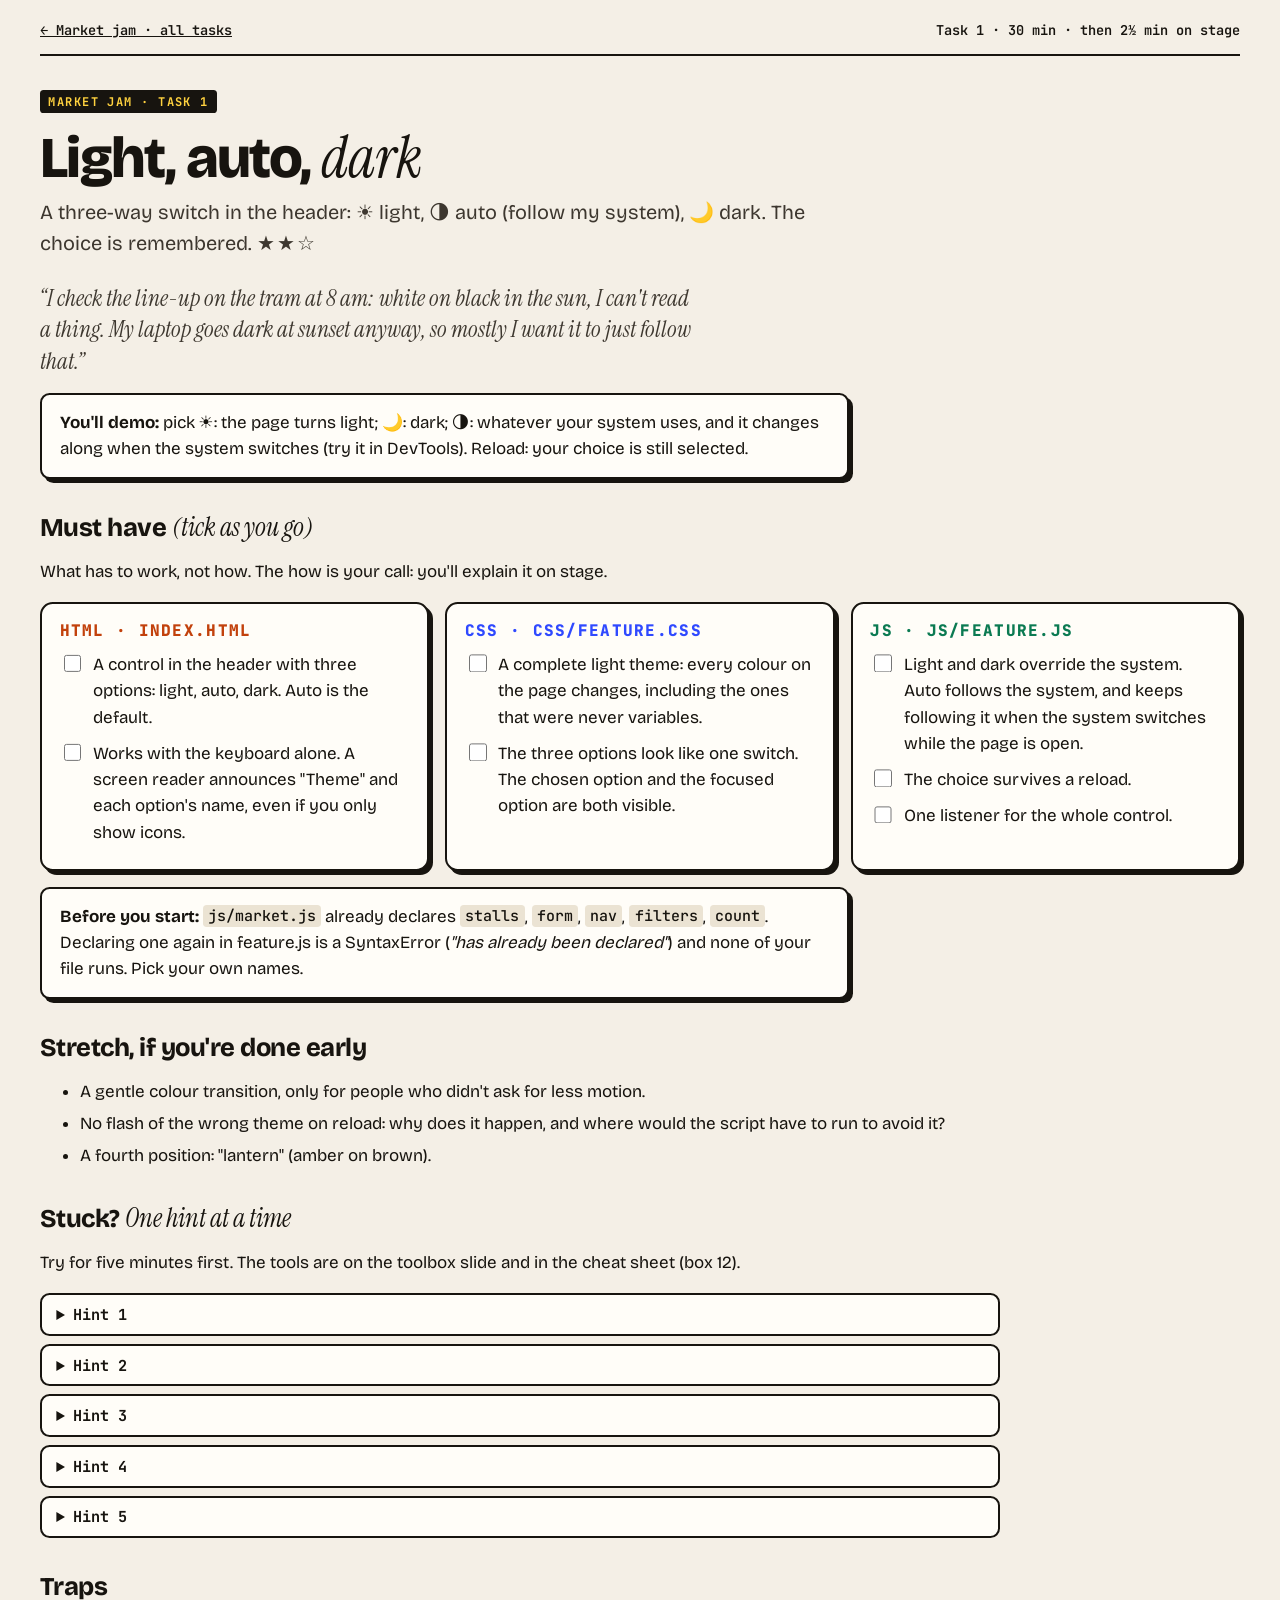
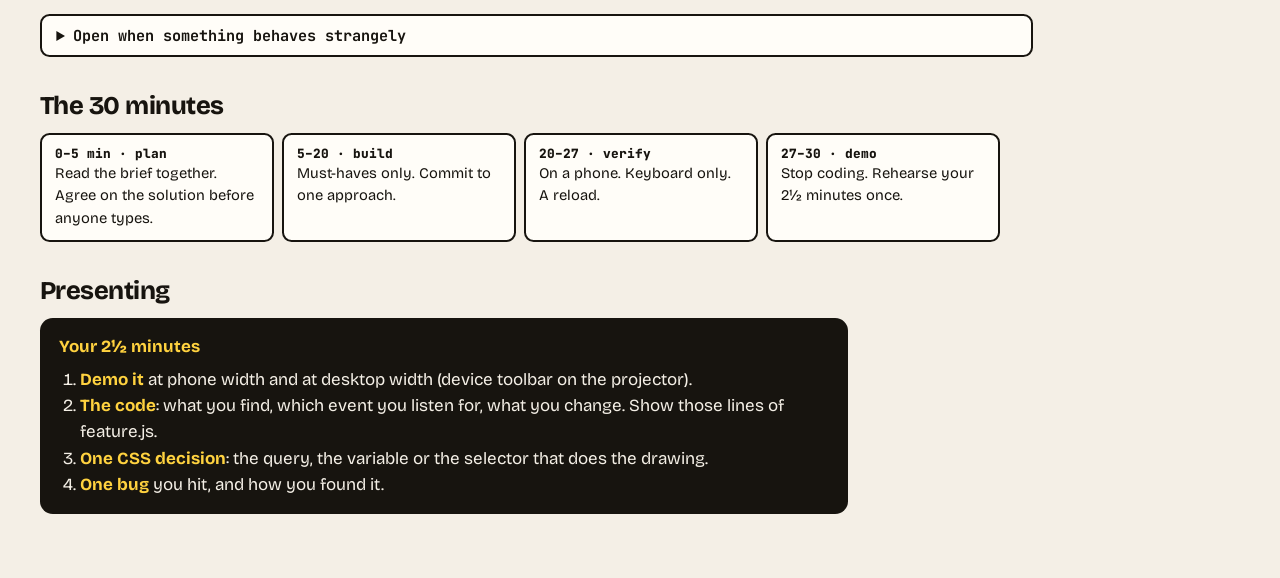
<file: 04-responsive-dom/jam/01-theme-switcher.html>
<!doctype html>
<html lang="en">
<head>
  <meta charset="utf-8">
  <link rel="icon" href="data:image/svg+xml,%3Csvg xmlns=%22http://www.w3.org/2000/svg%22 viewBox=%220 0 100 100%22%3E%3Ctext y=%22.9em%22 font-size=%2290%22%3E🏮%3C/text%3E%3C/svg%3E">
  <meta name="viewport" content="width=device-width, initial-scale=1">
  <title>Market jam 1 · Light, auto, dark</title>
  <link rel="stylesheet" href="https://fonts.googleapis.com/css2?family=Bricolage+Grotesque:opsz,wght@12..96,400..800&family=Instrument+Serif:ital@0;1&family=JetBrains+Mono:wght@400;700&display=swap">
  <link rel="stylesheet" href="../assets/kit.css">
  <script src="../assets/kit.js" defer></script>
  <style>
    .page h2 { margin-top: 2.2rem; }
    .lanes { display: grid; grid-template-columns: repeat(auto-fit, minmax(16rem, 1fr)); gap: 1rem; margin: 1rem 0; }
    .lane { background: var(--white); border: 2px solid var(--ink); border-radius: 0.8rem; padding: 1rem 1.1rem; box-shadow: 4px 4px 0 var(--ink); }
    .lane h3 { margin: 0 0 0.5rem; font: 800 1rem var(--font-mono); text-transform: uppercase; letter-spacing: 0.08em; }
    .lane.html h3 { color: #c2410c; } .lane.css h3 { color: var(--blue); } .lane.js h3 { color: #0b7a52; }
    .lane ul { list-style: none; margin: 0; padding: 0; }
    .lane li { display: flex; gap: 0.55rem; align-items: baseline; margin: 0.45rem 0; }
    .lane li input { flex: none; width: 1.1rem; height: 1.1rem; accent-color: var(--ink); transform: translateY(0.15rem); }
    .story { font: italic 400 1.45rem/1.35 var(--font-serif); max-width: 60ch; color: var(--ink-2); margin: 0.5rem 0 1rem; }
    .demo { background: var(--ink); color: var(--paper); border-radius: 0.8rem; padding: 1rem 1.2rem; max-width: 70ch; }
    .demo b { color: var(--yellow); }
    .demo ol { margin: 0.4rem 0 0; padding-left: 1.3rem; }
    .stretch li, .gotchas li { margin: 0.35rem 0; }
    .page pre.code { font-size: 0.92rem; margin: 0.6rem 0; max-width: 60rem; white-space: pre-wrap; }
    .stars { font-family: var(--font-mono); letter-spacing: 0.1em; }
    .clock { display: grid; grid-template-columns: repeat(4, minmax(0, 1fr)); gap: 0.5rem; max-width: 60rem; }
    .clock div { border: 2px solid var(--ink); border-radius: 0.6rem; padding: 0.6rem 0.8rem; background: var(--white); font-size: 0.92rem; }
    .clock b { display: block; font: 800 0.8rem var(--font-mono); }
    .tasks-grid { display: grid; grid-template-columns: repeat(auto-fill, minmax(15rem, 1fr)); gap: 1rem; list-style: none; padding: 0; }
    .tasks-grid a { display: block; height: 100%; box-sizing: border-box; padding: 1rem 1.1rem; background: var(--white); border: 2px solid var(--ink); border-radius: 0.8rem; color: var(--ink); text-decoration: none; box-shadow: 4px 4px 0 var(--ink); }
    .tasks-grid a:hover, .tasks-grid a:focus-visible { background: var(--paper-2); outline: none; }
    .tasks-grid b { display: block; font-size: 1.2rem; margin: 0.2rem 0 0.3rem; }
    .tasks-grid small { font: 700 0.75rem var(--font-mono); text-transform: uppercase; letter-spacing: 0.08em; color: var(--muted); }
    .tasks-grid span { color: var(--ink-2); font-size: 0.95rem; }
    @media (max-width: 760px) { .clock { grid-template-columns: 1fr 1fr; } }
    .hints { display: grid; gap: 0.5rem; max-width: 60rem; }
    .hints details, details.traps { background: var(--white); border: 2px solid var(--ink); border-radius: 0.6rem; padding: 0.55rem 0.9rem; }
    .hints summary, details.traps summary { cursor: pointer; font: 700 0.95rem var(--font-mono); }
    .hints details[open] summary, details.traps[open] summary { margin-bottom: 0.4rem; }
    .hints p { margin: 0.3rem 0; }
    details.traps { max-width: 60rem; }
  </style>
</head>
<body class="page">
  <div class="page-wrap">
    <div class="page-top"><a href="index.html">← Market jam · all tasks</a><span>Task 1 · 30 min · then 2½ min on stage</span></div>
    <span class="eyebrow-tag">Market jam · task 1</span>
    <h1>Light, auto, <em>dark</em></h1>
    <p class="intro">A three-way switch in the header: ☀️ light, 🌗 auto (follow my system), 🌙 dark. The choice is remembered. <span class="stars" title="difficulty">★★☆</span></p>
    <p class="story">“I check the line-up on the tram at 8 am: white on black in the sun, I can't read a thing. My laptop goes dark at sunset anyway, so mostly I want it to just follow that.”</p>
    <div class="tip"><p style="margin:0"><strong>You'll demo:</strong> pick ☀️: the page turns light; 🌙: dark; 🌗: whatever your system uses, and it changes along when the system switches (try it in DevTools). Reload: your choice is still selected.</p></div>

    <h2>Must have <em>(tick as you go)</em></h2>
    <p>What has to work, not how. The how is your call: you'll explain it on stage.</p>
    <div class="lanes">
      <div class="lane html"><h3>HTML · index.html</h3><ul><li><input type="checkbox" aria-label="done"><span>A control in the header with three options: light, auto, dark. Auto is the default.</span></li><li><input type="checkbox" aria-label="done"><span>Works with the keyboard alone. A screen reader announces "Theme" and each option's name, even if you only show icons.</span></li></ul></div>
      <div class="lane css"><h3>CSS · css/feature.css</h3><ul><li><input type="checkbox" aria-label="done"><span>A complete light theme: every colour on the page changes, including the ones that were never variables.</span></li><li><input type="checkbox" aria-label="done"><span>The three options look like one switch. The chosen option and the focused option are both visible.</span></li></ul></div>
      <div class="lane js"><h3>JS · js/feature.js</h3><ul><li><input type="checkbox" aria-label="done"><span>Light and dark override the system. Auto follows the system, and keeps following it when the system switches while the page is open.</span></li><li><input type="checkbox" aria-label="done"><span>The choice survives a reload.</span></li><li><input type="checkbox" aria-label="done"><span>One listener for the whole control.</span></li></ul></div>
    </div>
    <div class="tip"><p style="margin:0"><strong>Before you start:</strong> <code>js/market.js</code> already declares <code>stalls</code>, <code>form</code>, <code>nav</code>, <code>filters</code>, <code>count</code>. Declaring one again in feature.js is a SyntaxError (<em>"has already been declared"</em>) and none of your file runs. Pick your own names.</p></div>
    

    <h2>Stretch, if you're done early</h2>
    <ul class="stretch"><li>A gentle colour transition, only for people who didn't ask for less motion.</li><li>No flash of the wrong theme on reload: why does it happen, and where would the script have to run to avoid it?</li><li>A fourth position: "lantern" (amber on brown).</li></ul>

    <h2>Stuck? <em>One hint at a time</em></h2>
    <p>Try for five minutes first. The tools are on the toolbox slide and in the cheat sheet (box 12).</p>
    <div class="hints"><details><summary>Hint 1</summary><p>Which HTML element already means "exactly one of three", with the keyboard handled for you?</p></details><details><summary>Hint 2</summary><p>Open <code>css/outfit.css</code>. What would a light theme have to redefine, and where?</p></details><details><summary>Hint 3</summary><p>There are two values here, not one: what the person <em>chose</em> (light, auto, dark) and what the page <em>shows</em> (light or dark). Keep them apart.</p></details><details><summary>Hint 4</summary><p>JavaScript can ask a media query: <code>matchMedia("(prefers-color-scheme: light)")</code> has <code>.matches</code>, and it fires <code>change</code>.</p></details><details><summary>Hint 5</summary><p>Testing auto: DevTools → Rendering → <em>prefers-color-scheme</em>. Clearing the stored choice: DevTools → Application → Local storage.</p></details></div>

    <h2>Traps</h2>
    <details class="traps"><summary>Open when something behaves strangely</summary>
    <ul class="gotchas"><li>Inputs hidden with <code>display: none</code> can't be reached with the keyboard.</li><li>The page uses <code>--night</code> for two things: the background, and the dark text on the bright map zones. Swap it and the zone labels vanish.</li></ul></details>

    <h2>The 30 minutes</h2>
    <div class="clock">
      <div><b>0–5 min · plan</b>Read the brief together. Agree on the solution before anyone types.</div>
      <div><b>5–20 · build</b>Must-haves only. Commit to one approach.</div>
      <div><b>20–27 · verify</b>On a phone. Keyboard only. A reload.</div>
      <div><b>27–30 · demo</b>Stop coding. Rehearse your 2½ minutes once.</div>
    </div>

    <h2>Presenting</h2>
    <div class="demo"><b>Your 2½ minutes</b>
      <ol>
        <li><b>Demo it</b> at phone width and at desktop width (device toolbar on the projector).</li>
        <li><b>The code</b>: what you find, which event you listen for, what you change. Show those lines of feature.js.</li>
        <li><b>One CSS decision</b>: the query, the variable or the selector that does the drawing.</li>
        <li><b>One bug</b> you hit, and how you found it.</li>
      </ol></div>
  </div>
</body>
</html>
</file>
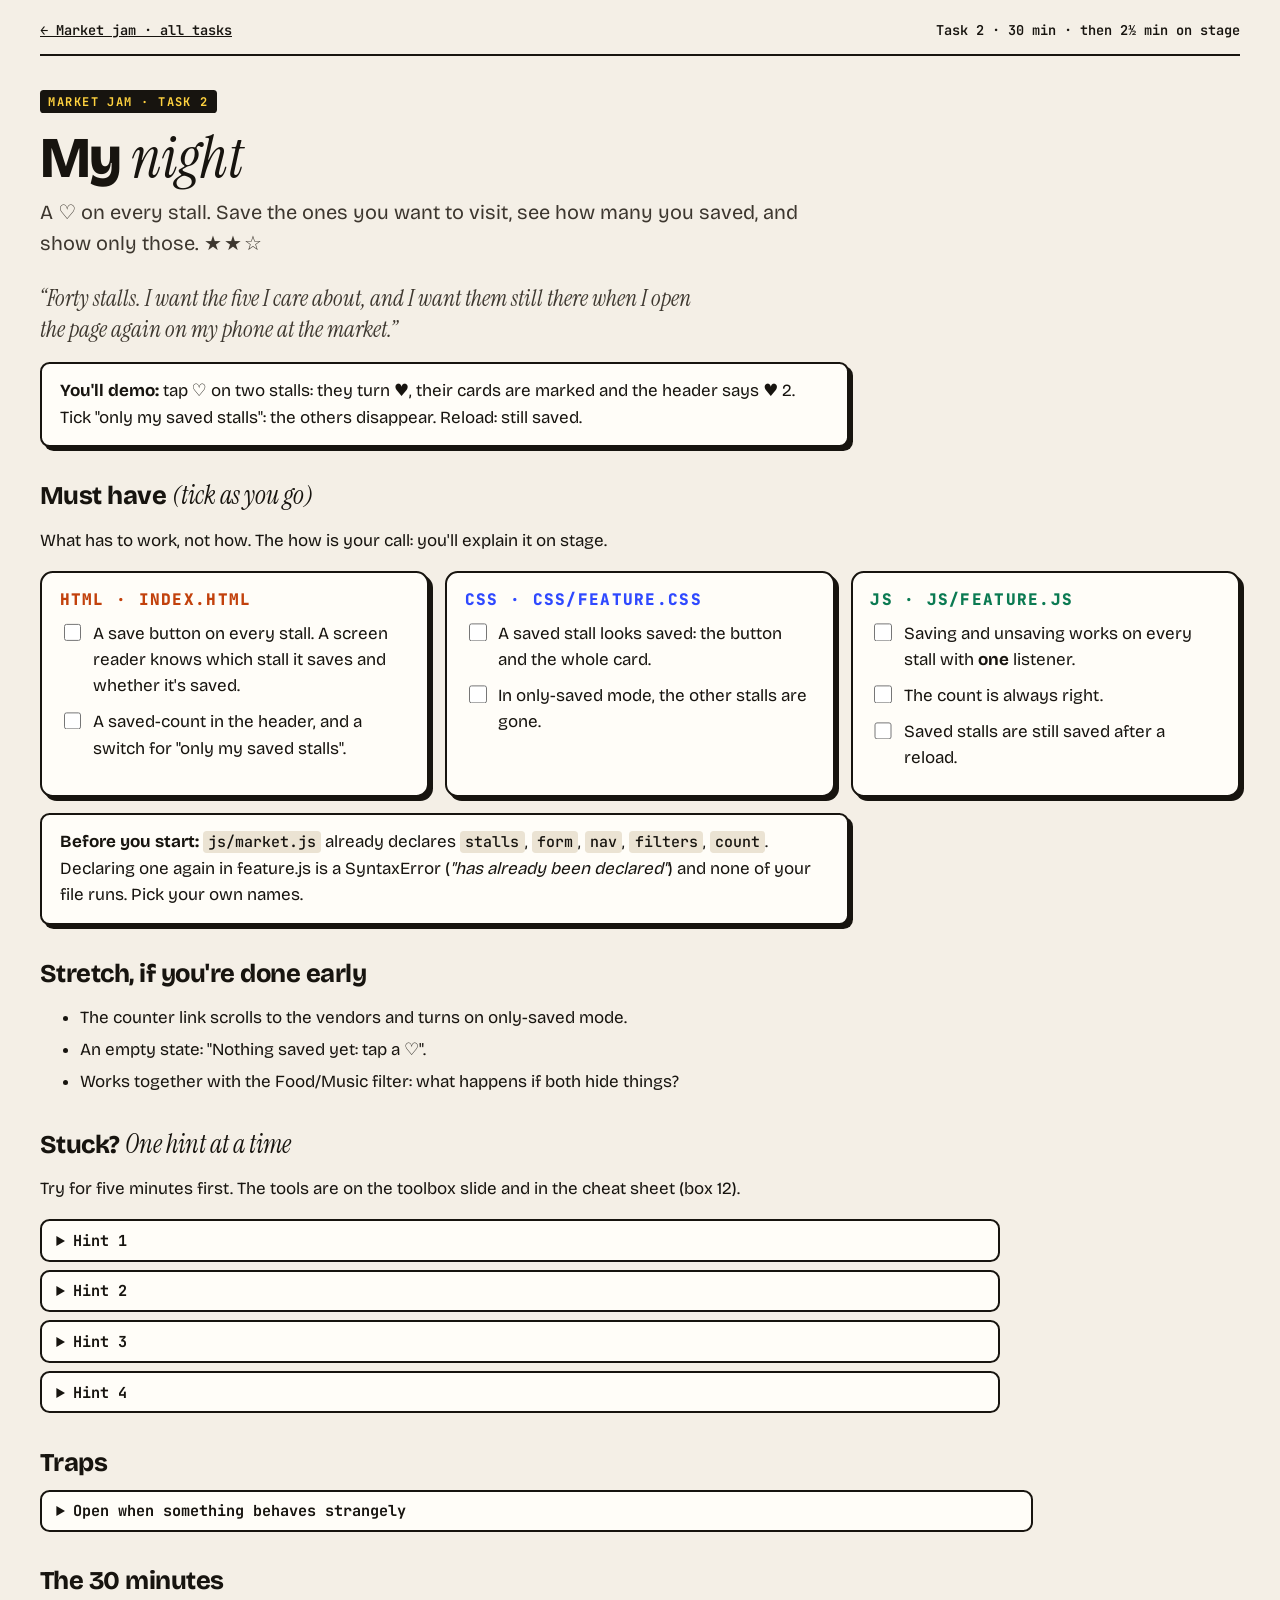
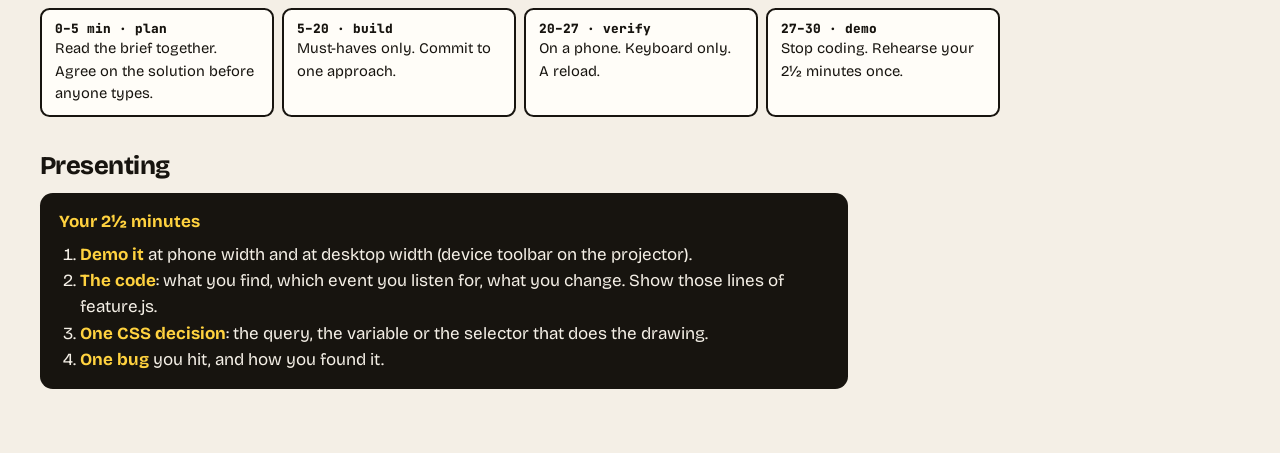
<file: 04-responsive-dom/jam/02-my-night.html>
<!doctype html>
<html lang="en">
<head>
  <meta charset="utf-8">
  <link rel="icon" href="data:image/svg+xml,%3Csvg xmlns=%22http://www.w3.org/2000/svg%22 viewBox=%220 0 100 100%22%3E%3Ctext y=%22.9em%22 font-size=%2290%22%3E🏮%3C/text%3E%3C/svg%3E">
  <meta name="viewport" content="width=device-width, initial-scale=1">
  <title>Market jam 2 · My night</title>
  <link rel="stylesheet" href="https://fonts.googleapis.com/css2?family=Bricolage+Grotesque:opsz,wght@12..96,400..800&family=Instrument+Serif:ital@0;1&family=JetBrains+Mono:wght@400;700&display=swap">
  <link rel="stylesheet" href="../assets/kit.css">
  <script src="../assets/kit.js" defer></script>
  <style>
    .page h2 { margin-top: 2.2rem; }
    .lanes { display: grid; grid-template-columns: repeat(auto-fit, minmax(16rem, 1fr)); gap: 1rem; margin: 1rem 0; }
    .lane { background: var(--white); border: 2px solid var(--ink); border-radius: 0.8rem; padding: 1rem 1.1rem; box-shadow: 4px 4px 0 var(--ink); }
    .lane h3 { margin: 0 0 0.5rem; font: 800 1rem var(--font-mono); text-transform: uppercase; letter-spacing: 0.08em; }
    .lane.html h3 { color: #c2410c; } .lane.css h3 { color: var(--blue); } .lane.js h3 { color: #0b7a52; }
    .lane ul { list-style: none; margin: 0; padding: 0; }
    .lane li { display: flex; gap: 0.55rem; align-items: baseline; margin: 0.45rem 0; }
    .lane li input { flex: none; width: 1.1rem; height: 1.1rem; accent-color: var(--ink); transform: translateY(0.15rem); }
    .story { font: italic 400 1.45rem/1.35 var(--font-serif); max-width: 60ch; color: var(--ink-2); margin: 0.5rem 0 1rem; }
    .demo { background: var(--ink); color: var(--paper); border-radius: 0.8rem; padding: 1rem 1.2rem; max-width: 70ch; }
    .demo b { color: var(--yellow); }
    .demo ol { margin: 0.4rem 0 0; padding-left: 1.3rem; }
    .stretch li, .gotchas li { margin: 0.35rem 0; }
    .page pre.code { font-size: 0.92rem; margin: 0.6rem 0; max-width: 60rem; white-space: pre-wrap; }
    .stars { font-family: var(--font-mono); letter-spacing: 0.1em; }
    .clock { display: grid; grid-template-columns: repeat(4, minmax(0, 1fr)); gap: 0.5rem; max-width: 60rem; }
    .clock div { border: 2px solid var(--ink); border-radius: 0.6rem; padding: 0.6rem 0.8rem; background: var(--white); font-size: 0.92rem; }
    .clock b { display: block; font: 800 0.8rem var(--font-mono); }
    .tasks-grid { display: grid; grid-template-columns: repeat(auto-fill, minmax(15rem, 1fr)); gap: 1rem; list-style: none; padding: 0; }
    .tasks-grid a { display: block; height: 100%; box-sizing: border-box; padding: 1rem 1.1rem; background: var(--white); border: 2px solid var(--ink); border-radius: 0.8rem; color: var(--ink); text-decoration: none; box-shadow: 4px 4px 0 var(--ink); }
    .tasks-grid a:hover, .tasks-grid a:focus-visible { background: var(--paper-2); outline: none; }
    .tasks-grid b { display: block; font-size: 1.2rem; margin: 0.2rem 0 0.3rem; }
    .tasks-grid small { font: 700 0.75rem var(--font-mono); text-transform: uppercase; letter-spacing: 0.08em; color: var(--muted); }
    .tasks-grid span { color: var(--ink-2); font-size: 0.95rem; }
    @media (max-width: 760px) { .clock { grid-template-columns: 1fr 1fr; } }
    .hints { display: grid; gap: 0.5rem; max-width: 60rem; }
    .hints details, details.traps { background: var(--white); border: 2px solid var(--ink); border-radius: 0.6rem; padding: 0.55rem 0.9rem; }
    .hints summary, details.traps summary { cursor: pointer; font: 700 0.95rem var(--font-mono); }
    .hints details[open] summary, details.traps[open] summary { margin-bottom: 0.4rem; }
    .hints p { margin: 0.3rem 0; }
    details.traps { max-width: 60rem; }
  </style>
</head>
<body class="page">
  <div class="page-wrap">
    <div class="page-top"><a href="index.html">← Market jam · all tasks</a><span>Task 2 · 30 min · then 2½ min on stage</span></div>
    <span class="eyebrow-tag">Market jam · task 2</span>
    <h1>My <em>night</em></h1>
    <p class="intro">A ♡ on every stall. Save the ones you want to visit, see how many you saved, and show only those. <span class="stars" title="difficulty">★★☆</span></p>
    <p class="story">“Forty stalls. I want the five I care about, and I want them still there when I open the page again on my phone at the market.”</p>
    <div class="tip"><p style="margin:0"><strong>You'll demo:</strong> tap ♡ on two stalls: they turn ♥, their cards are marked and the header says ♥ 2. Tick "only my saved stalls": the others disappear. Reload: still saved.</p></div>

    <h2>Must have <em>(tick as you go)</em></h2>
    <p>What has to work, not how. The how is your call: you'll explain it on stage.</p>
    <div class="lanes">
      <div class="lane html"><h3>HTML · index.html</h3><ul><li><input type="checkbox" aria-label="done"><span>A save button on every stall. A screen reader knows which stall it saves and whether it's saved.</span></li><li><input type="checkbox" aria-label="done"><span>A saved-count in the header, and a switch for "only my saved stalls".</span></li></ul></div>
      <div class="lane css"><h3>CSS · css/feature.css</h3><ul><li><input type="checkbox" aria-label="done"><span>A saved stall looks saved: the button and the whole card.</span></li><li><input type="checkbox" aria-label="done"><span>In only-saved mode, the other stalls are gone.</span></li></ul></div>
      <div class="lane js"><h3>JS · js/feature.js</h3><ul><li><input type="checkbox" aria-label="done"><span>Saving and unsaving works on every stall with <strong>one</strong> listener.</span></li><li><input type="checkbox" aria-label="done"><span>The count is always right.</span></li><li><input type="checkbox" aria-label="done"><span>Saved stalls are still saved after a reload.</span></li></ul></div>
    </div>
    <div class="tip"><p style="margin:0"><strong>Before you start:</strong> <code>js/market.js</code> already declares <code>stalls</code>, <code>form</code>, <code>nav</code>, <code>filters</code>, <code>count</code>. Declaring one again in feature.js is a SyntaxError (<em>"has already been declared"</em>) and none of your file runs. Pick your own names.</p></div>
    

    <h2>Stretch, if you're done early</h2>
    <ul class="stretch"><li>The counter link scrolls to the vendors and turns on only-saved mode.</li><li>An empty state: "Nothing saved yet: tap a ♡".</li><li>Works together with the Food/Music filter: what happens if both hide things?</li></ul>

    <h2>Stuck? <em>One hint at a time</em></h2>
    <p>Try for five minutes first. The tools are on the toolbox slide and in the cheat sheet (box 12).</p>
    <div class="hints"><details><summary>Hint 1</summary><p>Which attribute tells a screen reader that a toggle button is on? You used it on the menu in Exercise 3.</p></details><details><summary>Hint 2</summary><p>Can CSS style a card because of a button <em>inside</em> it?</p></details><details><summary>Hint 3</summary><p>What do you store, exactly? It has to mean the same thing after a reload, when every element is new.</p></details><details><summary>Hint 4</summary><p><code>localStorage</code> stores strings only. A list goes in with <code>JSON.stringify</code> and comes out with <code>JSON.parse</code>.</p></details></div>

    <h2>Traps</h2>
    <details class="traps"><summary>Open when something behaves strangely</summary>
    <ul class="gotchas"><li>The Food/Music filter already hides stalls with the <code>hidden</code> attribute. If you use it too, each feature undoes the other.</li><li>Cards have a "Sold out" stamp in the top-right corner.</li></ul></details>

    <h2>The 30 minutes</h2>
    <div class="clock">
      <div><b>0–5 min · plan</b>Read the brief together. Agree on the solution before anyone types.</div>
      <div><b>5–20 · build</b>Must-haves only. Commit to one approach.</div>
      <div><b>20–27 · verify</b>On a phone. Keyboard only. A reload.</div>
      <div><b>27–30 · demo</b>Stop coding. Rehearse your 2½ minutes once.</div>
    </div>

    <h2>Presenting</h2>
    <div class="demo"><b>Your 2½ minutes</b>
      <ol>
        <li><b>Demo it</b> at phone width and at desktop width (device toolbar on the projector).</li>
        <li><b>The code</b>: what you find, which event you listen for, what you change. Show those lines of feature.js.</li>
        <li><b>One CSS decision</b>: the query, the variable or the selector that does the drawing.</li>
        <li><b>One bug</b> you hit, and how you found it.</li>
      </ol></div>
  </div>
</body>
</html>
</file>
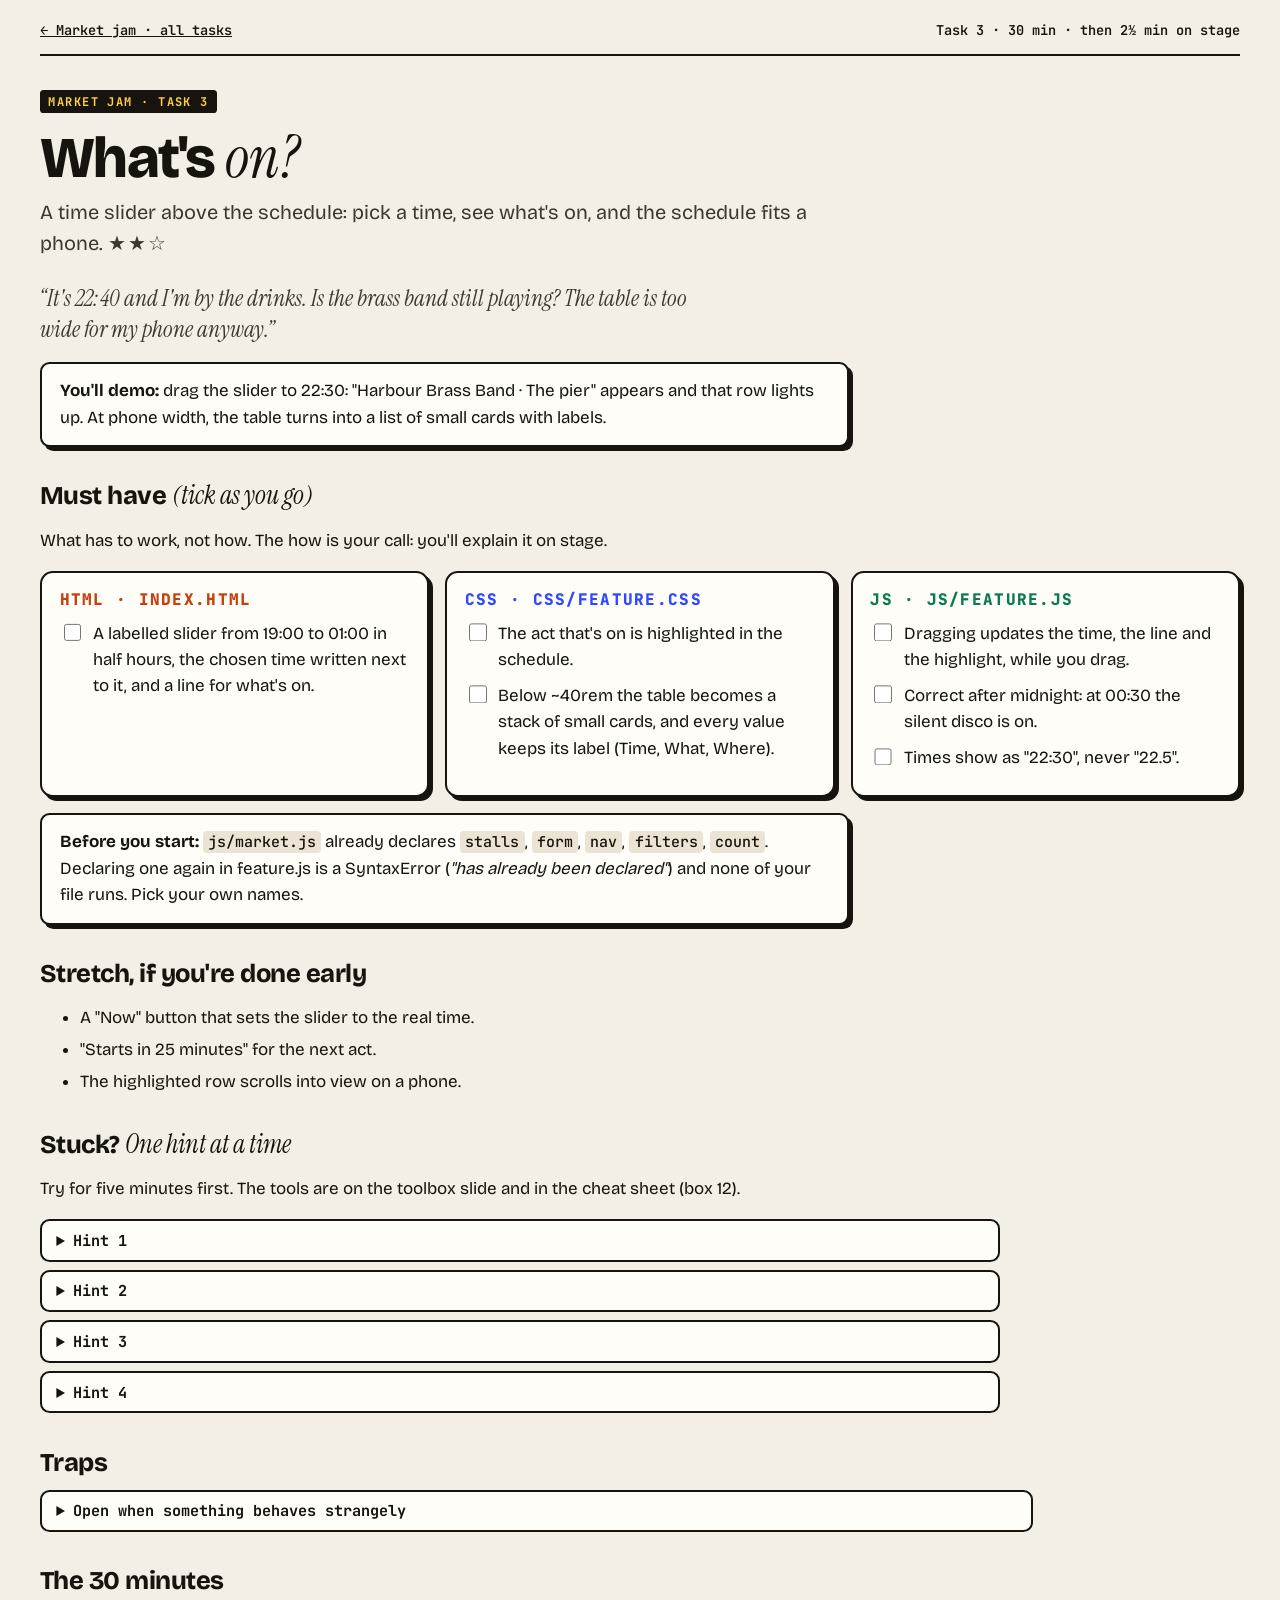
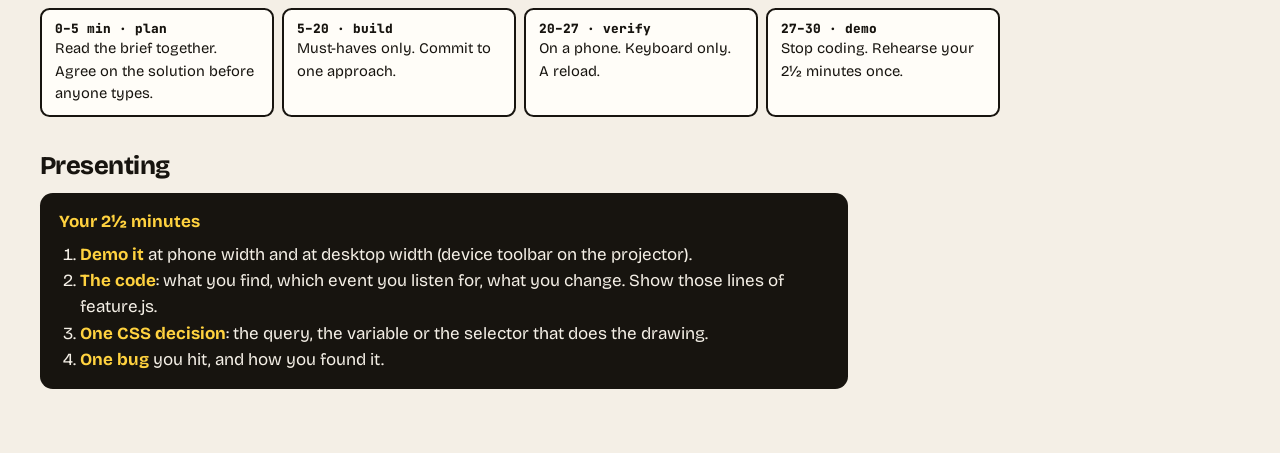
<file: 04-responsive-dom/jam/03-whats-on.html>
<!doctype html>
<html lang="en">
<head>
  <meta charset="utf-8">
  <link rel="icon" href="data:image/svg+xml,%3Csvg xmlns=%22http://www.w3.org/2000/svg%22 viewBox=%220 0 100 100%22%3E%3Ctext y=%22.9em%22 font-size=%2290%22%3E🏮%3C/text%3E%3C/svg%3E">
  <meta name="viewport" content="width=device-width, initial-scale=1">
  <title>Market jam 3 · What's on?</title>
  <link rel="stylesheet" href="https://fonts.googleapis.com/css2?family=Bricolage+Grotesque:opsz,wght@12..96,400..800&family=Instrument+Serif:ital@0;1&family=JetBrains+Mono:wght@400;700&display=swap">
  <link rel="stylesheet" href="../assets/kit.css">
  <script src="../assets/kit.js" defer></script>
  <style>
    .page h2 { margin-top: 2.2rem; }
    .lanes { display: grid; grid-template-columns: repeat(auto-fit, minmax(16rem, 1fr)); gap: 1rem; margin: 1rem 0; }
    .lane { background: var(--white); border: 2px solid var(--ink); border-radius: 0.8rem; padding: 1rem 1.1rem; box-shadow: 4px 4px 0 var(--ink); }
    .lane h3 { margin: 0 0 0.5rem; font: 800 1rem var(--font-mono); text-transform: uppercase; letter-spacing: 0.08em; }
    .lane.html h3 { color: #c2410c; } .lane.css h3 { color: var(--blue); } .lane.js h3 { color: #0b7a52; }
    .lane ul { list-style: none; margin: 0; padding: 0; }
    .lane li { display: flex; gap: 0.55rem; align-items: baseline; margin: 0.45rem 0; }
    .lane li input { flex: none; width: 1.1rem; height: 1.1rem; accent-color: var(--ink); transform: translateY(0.15rem); }
    .story { font: italic 400 1.45rem/1.35 var(--font-serif); max-width: 60ch; color: var(--ink-2); margin: 0.5rem 0 1rem; }
    .demo { background: var(--ink); color: var(--paper); border-radius: 0.8rem; padding: 1rem 1.2rem; max-width: 70ch; }
    .demo b { color: var(--yellow); }
    .demo ol { margin: 0.4rem 0 0; padding-left: 1.3rem; }
    .stretch li, .gotchas li { margin: 0.35rem 0; }
    .page pre.code { font-size: 0.92rem; margin: 0.6rem 0; max-width: 60rem; white-space: pre-wrap; }
    .stars { font-family: var(--font-mono); letter-spacing: 0.1em; }
    .clock { display: grid; grid-template-columns: repeat(4, minmax(0, 1fr)); gap: 0.5rem; max-width: 60rem; }
    .clock div { border: 2px solid var(--ink); border-radius: 0.6rem; padding: 0.6rem 0.8rem; background: var(--white); font-size: 0.92rem; }
    .clock b { display: block; font: 800 0.8rem var(--font-mono); }
    .tasks-grid { display: grid; grid-template-columns: repeat(auto-fill, minmax(15rem, 1fr)); gap: 1rem; list-style: none; padding: 0; }
    .tasks-grid a { display: block; height: 100%; box-sizing: border-box; padding: 1rem 1.1rem; background: var(--white); border: 2px solid var(--ink); border-radius: 0.8rem; color: var(--ink); text-decoration: none; box-shadow: 4px 4px 0 var(--ink); }
    .tasks-grid a:hover, .tasks-grid a:focus-visible { background: var(--paper-2); outline: none; }
    .tasks-grid b { display: block; font-size: 1.2rem; margin: 0.2rem 0 0.3rem; }
    .tasks-grid small { font: 700 0.75rem var(--font-mono); text-transform: uppercase; letter-spacing: 0.08em; color: var(--muted); }
    .tasks-grid span { color: var(--ink-2); font-size: 0.95rem; }
    @media (max-width: 760px) { .clock { grid-template-columns: 1fr 1fr; } }
    .hints { display: grid; gap: 0.5rem; max-width: 60rem; }
    .hints details, details.traps { background: var(--white); border: 2px solid var(--ink); border-radius: 0.6rem; padding: 0.55rem 0.9rem; }
    .hints summary, details.traps summary { cursor: pointer; font: 700 0.95rem var(--font-mono); }
    .hints details[open] summary, details.traps[open] summary { margin-bottom: 0.4rem; }
    .hints p { margin: 0.3rem 0; }
    details.traps { max-width: 60rem; }
  </style>
</head>
<body class="page">
  <div class="page-wrap">
    <div class="page-top"><a href="index.html">← Market jam · all tasks</a><span>Task 3 · 30 min · then 2½ min on stage</span></div>
    <span class="eyebrow-tag">Market jam · task 3</span>
    <h1>What's <em>on?</em></h1>
    <p class="intro">A time slider above the schedule: pick a time, see what's on, and the schedule fits a phone. <span class="stars" title="difficulty">★★☆</span></p>
    <p class="story">“It's 22:40 and I'm by the drinks. Is the brass band still playing? The table is too wide for my phone anyway.”</p>
    <div class="tip"><p style="margin:0"><strong>You'll demo:</strong> drag the slider to 22:30: "Harbour Brass Band · The pier" appears and that row lights up. At phone width, the table turns into a list of small cards with labels.</p></div>

    <h2>Must have <em>(tick as you go)</em></h2>
    <p>What has to work, not how. The how is your call: you'll explain it on stage.</p>
    <div class="lanes">
      <div class="lane html"><h3>HTML · index.html</h3><ul><li><input type="checkbox" aria-label="done"><span>A labelled slider from 19:00 to 01:00 in half hours, the chosen time written next to it, and a line for what's on.</span></li></ul></div>
      <div class="lane css"><h3>CSS · css/feature.css</h3><ul><li><input type="checkbox" aria-label="done"><span>The act that's on is highlighted in the schedule.</span></li><li><input type="checkbox" aria-label="done"><span>Below ~40rem the table becomes a stack of small cards, and every value keeps its label (Time, What, Where).</span></li></ul></div>
      <div class="lane js"><h3>JS · js/feature.js</h3><ul><li><input type="checkbox" aria-label="done"><span>Dragging updates the time, the line and the highlight, while you drag.</span></li><li><input type="checkbox" aria-label="done"><span>Correct after midnight: at 00:30 the silent disco is on.</span></li><li><input type="checkbox" aria-label="done"><span>Times show as "22:30", never "22.5".</span></li></ul></div>
    </div>
    <div class="tip"><p style="margin:0"><strong>Before you start:</strong> <code>js/market.js</code> already declares <code>stalls</code>, <code>form</code>, <code>nav</code>, <code>filters</code>, <code>count</code>. Declaring one again in feature.js is a SyntaxError (<em>"has already been declared"</em>) and none of your file runs. Pick your own names.</p></div>
    

    <h2>Stretch, if you're done early</h2>
    <ul class="stretch"><li>A "Now" button that sets the slider to the real time.</li><li>"Starts in 25 minutes" for the next act.</li><li>The highlighted row scrolls into view on a phone.</li></ul>

    <h2>Stuck? <em>One hint at a time</em></h2>
    <p>Try for five minutes first. The tools are on the toolbox slide and in the cheat sheet (box 12).</p>
    <div class="hints"><details><summary>Hint 1</summary><p>Which event fires <em>while</em> you drag: <code>input</code> or <code>change</code>?</p></details><details><summary>Hint 2</summary><p>A slider works with numbers; the schedule has text like "00:30". How do you turn it into a number that comes <em>after</em> 22:30?</p></details><details><summary>Hint 3</summary><p>CSS can print a value it reads from the element itself: look up <code>attr()</code> inside <code>content</code>.</p></details><details><summary>Hint 4</summary><p><code>row.cells</code> is the list of a table row's cells.</p></details></div>

    <h2>Traps</h2>
    <details class="traps"><summary>Open when something behaves strangely</summary>
    <ul class="gotchas"><li>Every form value is a string, the slider's too.</li><li>A table row with <code>display: block</code> loses its table layout: that's the point on a phone, and a bug on a laptop.</li></ul></details>

    <h2>The 30 minutes</h2>
    <div class="clock">
      <div><b>0–5 min · plan</b>Read the brief together. Agree on the solution before anyone types.</div>
      <div><b>5–20 · build</b>Must-haves only. Commit to one approach.</div>
      <div><b>20–27 · verify</b>On a phone. Keyboard only. A reload.</div>
      <div><b>27–30 · demo</b>Stop coding. Rehearse your 2½ minutes once.</div>
    </div>

    <h2>Presenting</h2>
    <div class="demo"><b>Your 2½ minutes</b>
      <ol>
        <li><b>Demo it</b> at phone width and at desktop width (device toolbar on the projector).</li>
        <li><b>The code</b>: what you find, which event you listen for, what you change. Show those lines of feature.js.</li>
        <li><b>One CSS decision</b>: the query, the variable or the selector that does the drawing.</li>
        <li><b>One bug</b> you hit, and how you found it.</li>
      </ol></div>
  </div>
</body>
</html>
</file>
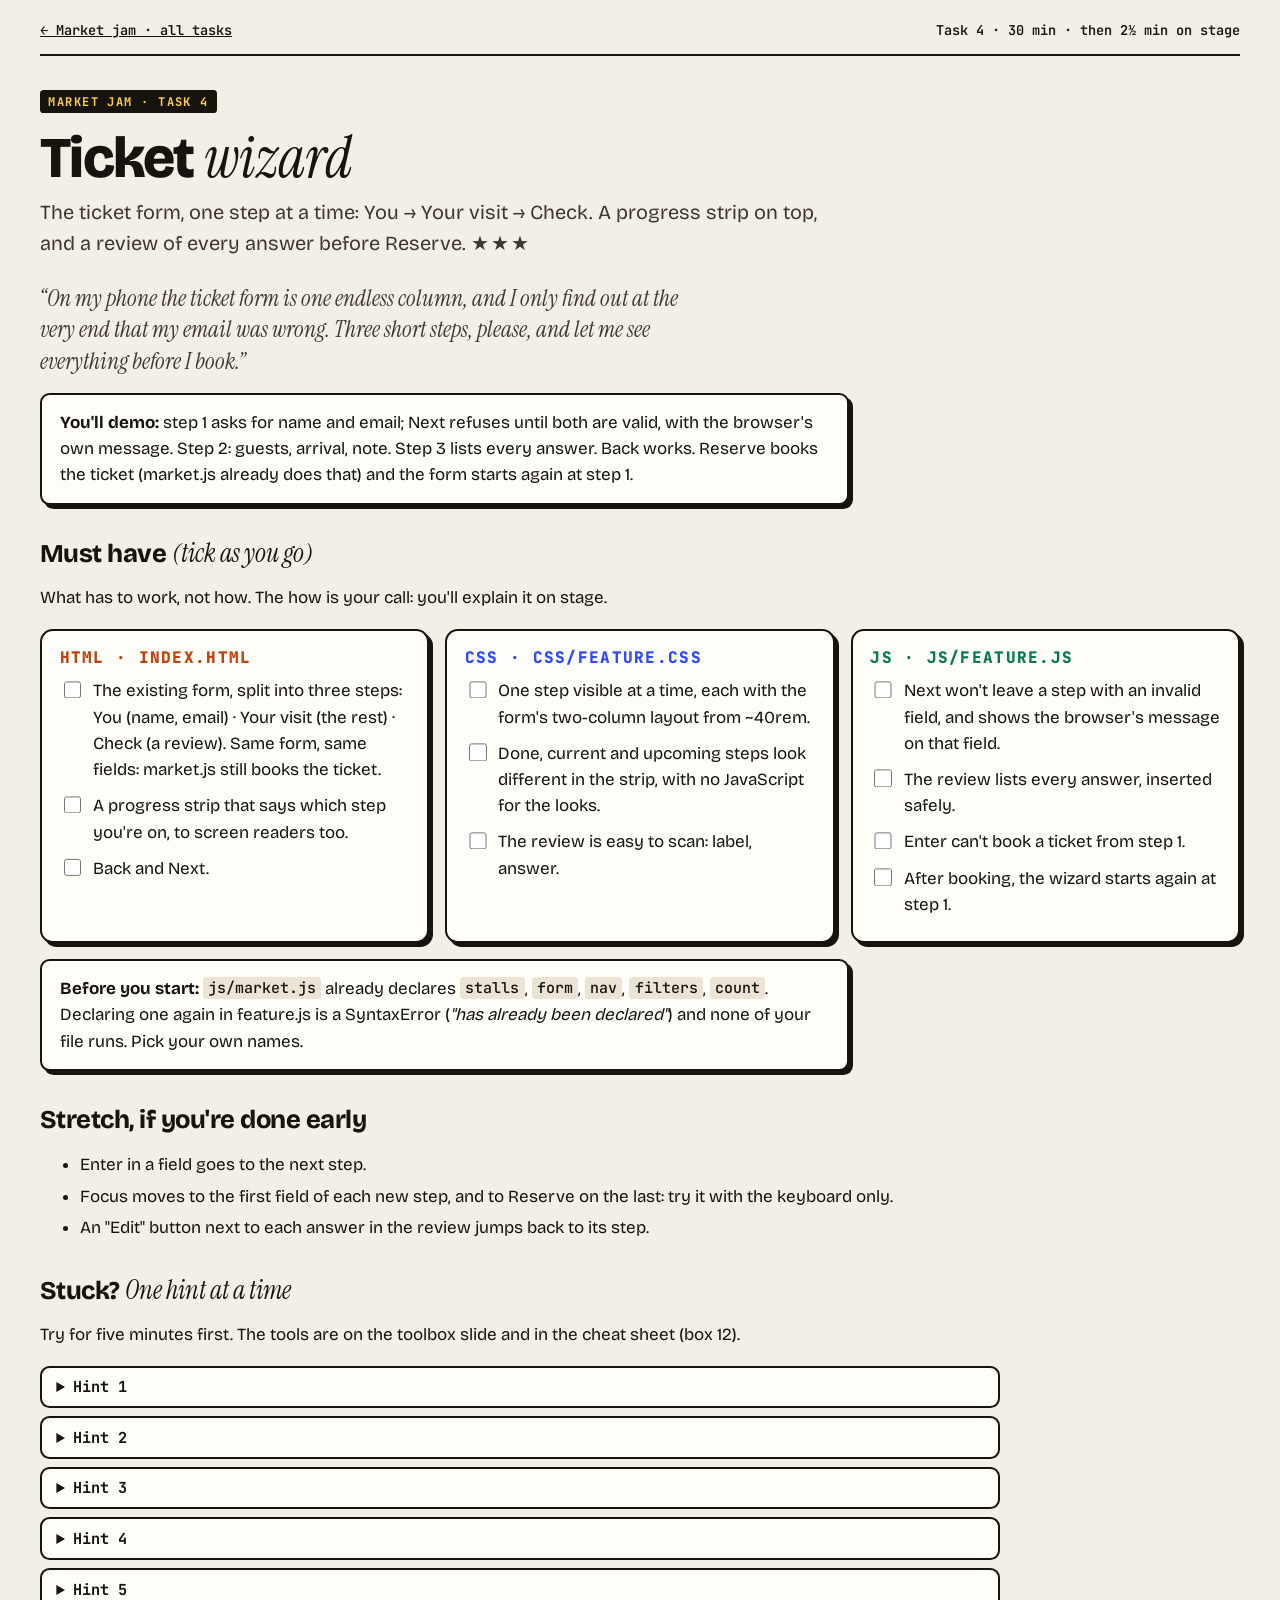
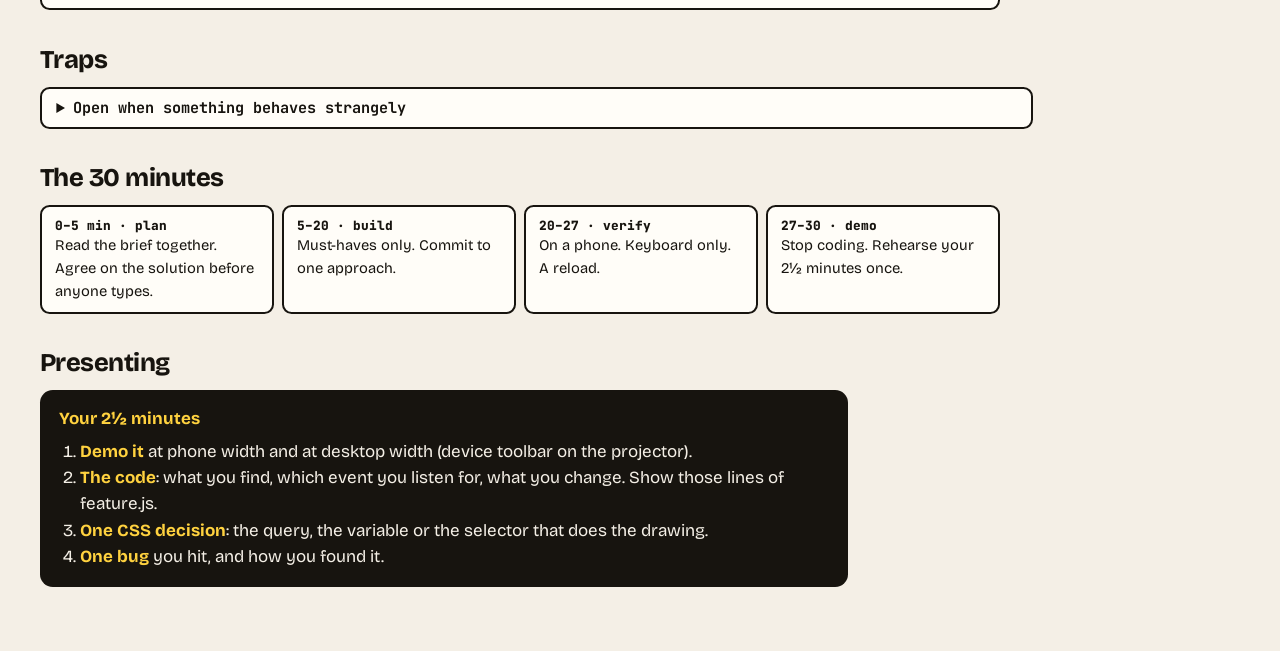
<file: 04-responsive-dom/jam/04-ticket-wizard.html>
<!doctype html>
<html lang="en">
<head>
  <meta charset="utf-8">
  <link rel="icon" href="data:image/svg+xml,%3Csvg xmlns=%22http://www.w3.org/2000/svg%22 viewBox=%220 0 100 100%22%3E%3Ctext y=%22.9em%22 font-size=%2290%22%3E🏮%3C/text%3E%3C/svg%3E">
  <meta name="viewport" content="width=device-width, initial-scale=1">
  <title>Market jam 4 · Ticket wizard</title>
  <link rel="stylesheet" href="https://fonts.googleapis.com/css2?family=Bricolage+Grotesque:opsz,wght@12..96,400..800&family=Instrument+Serif:ital@0;1&family=JetBrains+Mono:wght@400;700&display=swap">
  <link rel="stylesheet" href="../assets/kit.css">
  <script src="../assets/kit.js" defer></script>
  <style>
    .page h2 { margin-top: 2.2rem; }
    .lanes { display: grid; grid-template-columns: repeat(auto-fit, minmax(16rem, 1fr)); gap: 1rem; margin: 1rem 0; }
    .lane { background: var(--white); border: 2px solid var(--ink); border-radius: 0.8rem; padding: 1rem 1.1rem; box-shadow: 4px 4px 0 var(--ink); }
    .lane h3 { margin: 0 0 0.5rem; font: 800 1rem var(--font-mono); text-transform: uppercase; letter-spacing: 0.08em; }
    .lane.html h3 { color: #c2410c; } .lane.css h3 { color: var(--blue); } .lane.js h3 { color: #0b7a52; }
    .lane ul { list-style: none; margin: 0; padding: 0; }
    .lane li { display: flex; gap: 0.55rem; align-items: baseline; margin: 0.45rem 0; }
    .lane li input { flex: none; width: 1.1rem; height: 1.1rem; accent-color: var(--ink); transform: translateY(0.15rem); }
    .story { font: italic 400 1.45rem/1.35 var(--font-serif); max-width: 60ch; color: var(--ink-2); margin: 0.5rem 0 1rem; }
    .demo { background: var(--ink); color: var(--paper); border-radius: 0.8rem; padding: 1rem 1.2rem; max-width: 70ch; }
    .demo b { color: var(--yellow); }
    .demo ol { margin: 0.4rem 0 0; padding-left: 1.3rem; }
    .stretch li, .gotchas li { margin: 0.35rem 0; }
    .page pre.code { font-size: 0.92rem; margin: 0.6rem 0; max-width: 60rem; white-space: pre-wrap; }
    .stars { font-family: var(--font-mono); letter-spacing: 0.1em; }
    .clock { display: grid; grid-template-columns: repeat(4, minmax(0, 1fr)); gap: 0.5rem; max-width: 60rem; }
    .clock div { border: 2px solid var(--ink); border-radius: 0.6rem; padding: 0.6rem 0.8rem; background: var(--white); font-size: 0.92rem; }
    .clock b { display: block; font: 800 0.8rem var(--font-mono); }
    .tasks-grid { display: grid; grid-template-columns: repeat(auto-fill, minmax(15rem, 1fr)); gap: 1rem; list-style: none; padding: 0; }
    .tasks-grid a { display: block; height: 100%; box-sizing: border-box; padding: 1rem 1.1rem; background: var(--white); border: 2px solid var(--ink); border-radius: 0.8rem; color: var(--ink); text-decoration: none; box-shadow: 4px 4px 0 var(--ink); }
    .tasks-grid a:hover, .tasks-grid a:focus-visible { background: var(--paper-2); outline: none; }
    .tasks-grid b { display: block; font-size: 1.2rem; margin: 0.2rem 0 0.3rem; }
    .tasks-grid small { font: 700 0.75rem var(--font-mono); text-transform: uppercase; letter-spacing: 0.08em; color: var(--muted); }
    .tasks-grid span { color: var(--ink-2); font-size: 0.95rem; }
    @media (max-width: 760px) { .clock { grid-template-columns: 1fr 1fr; } }
    .hints { display: grid; gap: 0.5rem; max-width: 60rem; }
    .hints details, details.traps { background: var(--white); border: 2px solid var(--ink); border-radius: 0.6rem; padding: 0.55rem 0.9rem; }
    .hints summary, details.traps summary { cursor: pointer; font: 700 0.95rem var(--font-mono); }
    .hints details[open] summary, details.traps[open] summary { margin-bottom: 0.4rem; }
    .hints p { margin: 0.3rem 0; }
    details.traps { max-width: 60rem; }
  </style>
</head>
<body class="page">
  <div class="page-wrap">
    <div class="page-top"><a href="index.html">← Market jam · all tasks</a><span>Task 4 · 30 min · then 2½ min on stage</span></div>
    <span class="eyebrow-tag">Market jam · task 4</span>
    <h1>Ticket <em>wizard</em></h1>
    <p class="intro">The ticket form, one step at a time: You → Your visit → Check. A progress strip on top, and a review of every answer before Reserve. <span class="stars" title="difficulty">★★★</span></p>
    <p class="story">“On my phone the ticket form is one endless column, and I only find out at the very end that my email was wrong. Three short steps, please, and let me see everything before I book.”</p>
    <div class="tip"><p style="margin:0"><strong>You'll demo:</strong> step 1 asks for name and email; Next refuses until both are valid, with the browser's own message. Step 2: guests, arrival, note. Step 3 lists every answer. Back works. Reserve books the ticket (market.js already does that) and the form starts again at step 1.</p></div>

    <h2>Must have <em>(tick as you go)</em></h2>
    <p>What has to work, not how. The how is your call: you'll explain it on stage.</p>
    <div class="lanes">
      <div class="lane html"><h3>HTML · index.html</h3><ul><li><input type="checkbox" aria-label="done"><span>The existing form, split into three steps: You (name, email) · Your visit (the rest) · Check (a review). Same form, same fields: market.js still books the ticket.</span></li><li><input type="checkbox" aria-label="done"><span>A progress strip that says which step you're on, to screen readers too.</span></li><li><input type="checkbox" aria-label="done"><span>Back and Next.</span></li></ul></div>
      <div class="lane css"><h3>CSS · css/feature.css</h3><ul><li><input type="checkbox" aria-label="done"><span>One step visible at a time, each with the form's two-column layout from ~40rem.</span></li><li><input type="checkbox" aria-label="done"><span>Done, current and upcoming steps look different in the strip, with no JavaScript for the looks.</span></li><li><input type="checkbox" aria-label="done"><span>The review is easy to scan: label, answer.</span></li></ul></div>
      <div class="lane js"><h3>JS · js/feature.js</h3><ul><li><input type="checkbox" aria-label="done"><span>Next won't leave a step with an invalid field, and shows the browser's message on that field.</span></li><li><input type="checkbox" aria-label="done"><span>The review lists every answer, inserted safely.</span></li><li><input type="checkbox" aria-label="done"><span>Enter can't book a ticket from step 1.</span></li><li><input type="checkbox" aria-label="done"><span>After booking, the wizard starts again at step 1.</span></li></ul></div>
    </div>
    <div class="tip"><p style="margin:0"><strong>Before you start:</strong> <code>js/market.js</code> already declares <code>stalls</code>, <code>form</code>, <code>nav</code>, <code>filters</code>, <code>count</code>. Declaring one again in feature.js is a SyntaxError (<em>"has already been declared"</em>) and none of your file runs. Pick your own names.</p></div>
    

    <h2>Stretch, if you're done early</h2>
    <ul class="stretch"><li>Enter in a field goes to the next step.</li><li>Focus moves to the first field of each new step, and to Reserve on the last: try it with the keyboard only.</li><li>An "Edit" button next to each answer in the review jumps back to its step.</li></ul>

    <h2>Stuck? <em>One hint at a time</em></h2>
    <p>Try for five minutes first. The tools are on the toolbox slide and in the cheat sheet (box 12).</p>
    <div class="hints"><details><summary>Hint 1</summary><p>Which element groups form fields and has a caption of its own? It also has an <code>.elements</code> list.</p></details><details><summary>Hint 2</summary><p>Every field can check itself: <code>checkValidity()</code> and <code>reportValidity()</code>.</p></details><details><summary>Hint 3</summary><p>Write one function that draws the whole wizard for step <code>i</code>. Every button just calls it.</p></details><details><summary>Hint 4</summary><p>CSS can count: <code>counter-reset</code>, <code>counter-increment</code>, <code>counter()</code>.</p></details><details><summary>Hint 5</summary><p><code>form.reset()</code> fires a <code>reset</code> event.</p></details></div>

    <h2>Traps</h2>
    <details class="traps"><summary>Open when something behaves strangely</summary>
    <ul class="gotchas"><li>What does a <code>&lt;button&gt;</code> inside a form do when you don't give it a <code>type</code>?</li><li>Wrapping fields in a new element breaks the form's grid from Lecture 3: the grid items changed.</li><li>Enter in a text field submits the form: "implicit submission". Find out when the browser does it and when it doesn't.</li><li>market.js already listens for <code>submit</code> and builds the ticket. Your script only manages the steps.</li></ul></details>

    <h2>The 30 minutes</h2>
    <div class="clock">
      <div><b>0–5 min · plan</b>Read the brief together. Agree on the solution before anyone types.</div>
      <div><b>5–20 · build</b>Must-haves only. Commit to one approach.</div>
      <div><b>20–27 · verify</b>On a phone. Keyboard only. A reload.</div>
      <div><b>27–30 · demo</b>Stop coding. Rehearse your 2½ minutes once.</div>
    </div>

    <h2>Presenting</h2>
    <div class="demo"><b>Your 2½ minutes</b>
      <ol>
        <li><b>Demo it</b> at phone width and at desktop width (device toolbar on the projector).</li>
        <li><b>The code</b>: what you find, which event you listen for, what you change. Show those lines of feature.js.</li>
        <li><b>One CSS decision</b>: the query, the variable or the selector that does the drawing.</li>
        <li><b>One bug</b> you hit, and how you found it.</li>
      </ol></div>
  </div>
</body>
</html>
</file>
<file: 04-responsive-dom/assets/kit.css>
/* ==========================================================================
   Kit — shared look + interactive components for the CSS lecture.
   Used by slides.html, every playground and every exercise page.
   Components size themselves in `em`, so they scale with whatever
   font-size their container has (big on slides, normal on pages).
   ========================================================================== */

:root {
  --paper: #f4efe6;
  --paper-2: #ebe3d3;
  --paper-3: #ddd2bd;
  --white: #fffdf8;
  --ink: #17140f;
  --ink-2: #3d372f;
  --muted: #6f665a;
  --line: #d3c8b3;

  --tomato: #ff5a36;
  --blue: #2f49ff;
  --yellow: #ffd23f;
  --green: #12a26f;
  --pink: #ff7ac2;
  --violet: #7b4dff;

  --code-bg: #1b1916;
  --code-bg-2: #12110f;
  --code-ink: #efe8da;
  --code-muted: #8d8474;

  /* syntax colours: selector = yellow, property = blue, value = orange */
  --hl-sel: #ffd23f;
  --hl-prop: #82ccff;
  --hl-val: #ffa383;
  --hl-num: #bff08f;
  --hl-str: #9fe6c8;
  --hl-at: #ff8fd0;
  --hl-punct: #a79e8f;
  --hl-com: #7d7466;
  --hl-imp: #ff6b6b;
  --hl-tag: #ff9d7e;
  --hl-attr: #ffd23f;

  /* specificity columns */
  --spec-a: #ff5a36;
  --spec-b: #f5a300;
  --spec-c: #2f8cff;

  --font-sans: "Bricolage Grotesque", ui-sans-serif, system-ui, -apple-system, "Segoe UI", sans-serif;
  --font-serif: "Instrument Serif", "Iowan Old Style", Georgia, serif;
  --font-mono: "JetBrains Mono", ui-monospace, "SF Mono", Menlo, Consolas, monospace;
}

/* code must show exactly what you type: no ligatures */
code, pre, kbd, textarea, .spec-input, .sel-input, .duel-sel, .sel-code, .code-view, .answer-row input { font-variant-ligatures: none; font-feature-settings: "calt" 0, "liga" 0; }

/* ---------- syntax tokens ---------- */
.t-sel { color: var(--hl-sel); }
.t-prop { color: var(--hl-prop); }
.t-val, .t-fn { color: var(--hl-val); }
.t-num, .t-hex { color: var(--hl-num); }
.t-str { color: var(--hl-str); }
.t-at { color: var(--hl-at); }
.t-p { color: var(--hl-punct); }
.t-c { color: var(--hl-com); font-style: italic; }
.t-imp { color: var(--hl-imp); font-weight: 700; }
.t-var { color: var(--hl-at); }
.t-tag { color: var(--hl-tag); }
.t-attr { color: var(--hl-attr); }
.t-aval { color: var(--hl-str); }

pre.code, .code-block {
  margin: 0;
  padding: 0.9em 1.1em;
  background: var(--code-bg);
  color: var(--code-ink);
  border-radius: 0.45em;
  font: 400 0.8em/1.5 var(--font-mono);
  white-space: pre;
  overflow: auto;
  tab-size: 2;
}
pre.code mark, .code-block mark, .live-code pre mark {
  background: rgba(255, 210, 63, 0.22);
  color: inherit;
  border-radius: 0.2em;
  box-shadow: 0 0 0 0.12em rgba(255, 210, 63, 0.55);
}

/* ==========================================================================
   Live editor
   ========================================================================== */
.live {
  display: grid;
  grid-template-columns: minmax(0, 1fr) minmax(0, 1fr);
  grid-template-rows: minmax(0, 1fr) auto;
  gap: 0.6em;
  min-height: 12em;
  height: 100%;
  font-size: 0.8em;
}
.live[data-layout="stack"] { grid-template-columns: minmax(0, 1fr); grid-template-rows: minmax(0, 1.1fr) minmax(0, 1fr) auto; }
.live[data-layout="wide-code"] { grid-template-columns: minmax(0, 1.25fr) minmax(0, 1fr); }
.live[data-layout="wide-preview"] { grid-template-columns: minmax(0, 0.85fr) minmax(0, 1.15fr); }

.live-pane {
  display: flex;
  flex-direction: column;
  min-height: 0;
  background: var(--code-bg);
  border-radius: 0.5em;
  overflow: hidden;
  border: 0.12em solid var(--ink);
}
.live-bar {
  display: flex;
  align-items: center;
  gap: 0.3em;
  padding: 0.35em 0.5em;
  background: var(--code-bg-2);
  font: 600 0.7em/1 var(--font-mono);
  color: var(--code-muted);
  flex: none;
}
.live-bar .dot { width: 0.8em; height: 0.8em; border-radius: 50%; background: #3a362f; }
.live-bar .dot:nth-child(1) { background: #ff5f57; }
.live-bar .dot:nth-child(2) { background: #febc2e; }
.live-bar .dot:nth-child(3) { background: #28c840; margin-right: 0.6em; }
.live-tab {
  font: inherit;
  color: var(--code-muted);
  background: transparent;
  border: 0;
  padding: 0.35em 0.7em;
  border-radius: 0.35em;
  cursor: pointer;
}
.live-tab[aria-selected="true"] { background: var(--code-bg); color: var(--code-ink); }
.live-bar .spacer { flex: 1; }
.live-btn {
  font: inherit;
  color: var(--code-ink);
  background: #2c2924;
  border: 0;
  padding: 0.35em 0.7em;
  border-radius: 0.35em;
  cursor: pointer;
}
.live-btn:hover { background: #3a362f; }

.live-locked {
  flex: none;
  max-height: 45%;
  overflow: auto;
  border-bottom: 0.1em dashed #3a362f;
  background: #221f1b;
}
.live-locked-label {
  display: block;
  padding: 0.5em 1.2em 0;
  font: 600 0.62em/1 var(--font-mono);
  color: var(--hl-imp);
  letter-spacing: 0.08em;
  text-transform: uppercase;
}
.live-locked pre.code { background: transparent; font-size: 0.95em; padding-top: 0.4em; opacity: 0.9; }

.live-code { position: relative; flex: 1; min-height: 0; }
.live-code > pre,
.live-code > textarea {
  position: absolute;
  inset: 0;
  margin: 0;
  padding: 0.8em 1.1em 2em;
  font: 400 0.95em/1.5 var(--font-mono);
  letter-spacing: 0;
  white-space: pre;
  overflow: auto;
  tab-size: 2;
  border: 0;
  box-sizing: border-box;
}
.live-code > pre { pointer-events: none; color: var(--code-ink); }
.live-code > textarea {
  color: transparent;
  -webkit-text-fill-color: transparent;
  background: transparent;
  caret-color: #fff;
  resize: none;
  outline: none;
  z-index: 1;
}
.live-code > textarea::selection { background: rgba(130, 204, 255, 0.35); }
.live-code > textarea:focus-visible { box-shadow: inset 0 0 0 0.15em rgba(255, 210, 63, 0.6); }
.live-code > pre.html-view { pointer-events: auto; z-index: 2; background: var(--code-bg); white-space: pre-wrap; overflow-wrap: anywhere; }

.live-preview {
  position: relative;
  min-height: 0;
  background: #fff;
  border: 0.12em solid var(--ink);
  border-radius: 0.5em;
  overflow: hidden;
}
.live-preview iframe {
  position: absolute;
  top: 0;
  left: 0;
  border: 0;
  display: block;
  transform-origin: 0 0;
  background: #fff;
}
.live-preview-label {
  position: absolute;
  right: 0.5em;
  bottom: 0.5em;
  z-index: 2;
  font: 600 0.55em/1 var(--font-mono);
  padding: 0.35em 0.6em;
  border-radius: 0.3em;
  background: rgba(23, 20, 15, 0.75);
  color: #fff;
  pointer-events: none;
}

/* ---------- layout overlays (drawn over the preview, never inside it) ---------- */
.live-target { visibility: hidden; pointer-events: none; }
.live-overlay { position: absolute; inset: 0; pointer-events: none; z-index: 1; overflow: hidden; }
.ov { position: absolute; box-sizing: border-box; }
.ov > span { position: absolute; white-space: nowrap; font: 700 0.62em/1 var(--font-mono); }
.ov-target { border: max(2.5px, 0.14em) dashed #ff5a36; background: rgb(255 90 54 / 0.16); border-radius: 0.3em; }
.ov-measure { outline: 0.08em dashed rgb(47 73 255 / 0.8); }
.ov-measure > span { right: 0; bottom: 0; background: rgb(47 73 255 / 0.85); color: #fff; padding: 0.2em 0.35em; border-radius: 0.2em 0 0 0; }
.ov-grid-area { outline: 0.1em solid rgb(123 77 255 / 0.9); }
.ov-gl { border-left: 0.08em dashed rgb(123 77 255 / 0.95); }
.ov-gl.h { border-left: 0; border-top: 0.08em dashed rgb(123 77 255 / 0.95); }
.ov-gap { background: repeating-linear-gradient(45deg, rgb(123 77 255 / 0.28) 0 3px, transparent 3px 7px); }
.ov-num > span { background: var(--violet); color: #fff; padding: 0.2em 0.35em; border-radius: 0.2em; }
.ov-num.top > span { transform: translate(-50%, -115%); }
.ov-num.left > span { transform: translate(-115%, -50%); }
.ov-areaname { display: grid; place-items: end; padding: 0.3em; }
.ov-areaname > span { position: static; opacity: 0.8; background: rgb(23 20 15 / 0.82); color: var(--yellow); padding: 0.3em 0.5em; border-radius: 0.25em; font-size: 0.7em; }
.ov-axis { border-top: 0.14em solid var(--tomato); }
.ov-axis::after { content: ""; position: absolute; right: -0.1em; top: -0.42em; border: 0.35em solid transparent; border-left: 0.55em solid var(--tomato); border-right: 0; }
.ov-axis.rev::after { right: auto; left: -0.1em; transform: scaleX(-1); }
.ov-axis > span { right: 1.4em; top: 0.3em; opacity: 0.9; background: var(--tomato); color: #fff; padding: 0.2em 0.4em; border-radius: 0.2em; }
.ov-axis.cross { border-top-style: dashed; border-top-color: var(--blue); }
.ov-axis.cross::after { border-left-color: var(--blue); }
.ov-axis.cross > span { background: var(--blue); }
.ov-axis.v { border-top: 0; border-left: 0.14em solid var(--tomato); }
.ov-axis.v::after { right: auto; top: auto; bottom: -0.1em; left: -0.42em; border: 0.35em solid transparent; border-top: 0.55em solid var(--tomato); border-bottom: 0; }
.ov-axis.v.rev::after { bottom: auto; top: -0.1em; transform: scaleY(-1); }
.ov-axis.v > span { left: 0.3em; right: auto; top: auto; bottom: 1.4em; }
.ov-axis.out > span { top: auto; bottom: 0.35em; right: 0; }
.ov-axis.v.out > span { left: auto; right: 0.45em; bottom: 0; writing-mode: vertical-rl; transform: rotate(180deg); padding: 0.4em 0.15em; }
.ov-axis.cross.v { border-left-style: dashed; border-left-color: var(--blue); }
.ov-axis.cross.v::after { border-top-color: var(--blue); }
.live-width { position: absolute; left: 0.5em; right: 0.5em; bottom: 0.5em; z-index: 3; display: grid; grid-template-columns: auto minmax(0, 1fr) 4.2em; align-items: center; gap: 0.6em; padding: 0.4em 0.7em; border-radius: 0.4em; background: rgb(23 20 15 / 0.85); color: #fff; font: 700 0.6em/1 var(--font-mono); }
.live-width input { width: 100%; accent-color: var(--yellow); }
.live-width output { text-align: right; color: var(--yellow); }
.live-preview:has(.live-width) .live-preview-label { bottom: 3.2em; }
.live-btn[aria-pressed="true"] { background: var(--tomato); color: #fff; }

.live-checks {
  grid-column: 1 / -1;
  display: flex;
  flex-wrap: wrap;
  gap: 0.4em 0.6em;
  margin: 0;
  padding: 0;
  list-style: none;
  font: 500 0.72em/1.2 var(--font-sans);
}
.live-checks li {
  display: flex;
  align-items: center;
  gap: 0.4em;
  padding: 0.4em 0.75em;
  border-radius: 99em;
  background: var(--paper-2);
  color: var(--ink);
  border: 0.1em solid var(--line);
}
.live-checks li::before {
  content: "";
  width: 0.9em;
  height: 0.9em;
  border-radius: 50%;
  border: 0.14em solid currentColor;
  flex: none;
}
.live-checks li.pass { background: #d8f5e6; border-color: var(--green); color: #0b5c3f; }
.live-checks li.pass::before { background: var(--green); border-color: var(--green); box-shadow: inset 0 0 0 0.12em #fff; }
.live-checks li.fail-constraint { background: #ffe0d8; border-color: var(--tomato); color: #8a2410; }
.live-checks li.solved-msg { background: var(--ink); color: var(--yellow); border-color: var(--ink); font-weight: 700; }
.live-checks li.solved-msg::before { display: none; }

/* ==========================================================================
   Specificity calculator
   ========================================================================== */
.spec-calc { font-size: 1em; }
.spec-input,
.sel-input {
  width: 100%;
  box-sizing: border-box;
  font: 600 1em/1.2 var(--font-mono);
  padding: 0.55em 0.75em;
  border: 0.12em solid var(--ink);
  border-radius: 0.4em;
  background: var(--white);
  color: var(--ink);
  outline: none;
}
.spec-input:focus, .sel-input:focus { box-shadow: 0.2em 0.2em 0 var(--ink); }
.spec-rows { display: grid; gap: 0.6em; margin-top: 0.7em; }
.spec-row {
  display: grid;
  grid-template-columns: minmax(0, 1fr) auto;
  align-items: center;
  gap: 1em;
  padding: 0.6em 0.8em;
  border-radius: 0.5em;
  background: var(--white);
  border: 0.1em solid var(--line);
}
.spec-row.winner { border-color: var(--ink); box-shadow: 0.2em 0.2em 0 var(--ink); }
.spec-tokens { font: 600 0.85em/1.9 var(--font-mono); overflow-wrap: anywhere; }
.spec-tok { padding: 0.1em 0.2em; border-radius: 0.25em; }
.spec-tok.a { background: color-mix(in srgb, var(--spec-a) 22%, transparent); color: #b3290b; box-shadow: inset 0 -0.15em 0 var(--spec-a); }
.spec-tok.b { background: color-mix(in srgb, var(--spec-b) 22%, transparent); color: #8a5a00; box-shadow: inset 0 -0.15em 0 var(--spec-b); }
.spec-tok.c { background: color-mix(in srgb, var(--spec-c) 18%, transparent); color: #1057b5; box-shadow: inset 0 -0.15em 0 var(--spec-c); }
.spec-tok.z { color: var(--muted); }
.spec-tok.comb { color: var(--muted); }
.spec-score { display: flex; gap: 0.3em; }
.spec-score span {
  display: grid;
  place-items: center;
  min-width: 1.9em;
  padding: 0.2em 0.3em 0.1em;
  border-radius: 0.3em;
  font: 800 1.3em/1 var(--font-mono);
  color: #fff;
}
.spec-score span small { display: block; font: 700 0.3em/1.4 var(--font-sans); letter-spacing: 0.08em; opacity: 0.9; }
.spec-score .a { background: var(--spec-a); }
.spec-score .b { background: var(--spec-b); }
.spec-score .c { background: var(--spec-c); }
.spec-score span.zero { opacity: 0.35; }
.spec-error { color: #b3290b; font: 600 0.75em/1.3 var(--font-sans); padding: 0.4em 0.2em; }

/* component lists must not pick up page/slide list styling */
.nth-grid li, .live-checks li { margin: 0; }
.slide .nth-grid li, .slide .live-checks li { padding-left: 0; }
.nth-grid li::before { display: none !important; }
.slide .live-checks li { padding: 0.4em 0.75em; }
.slide .live-checks li::before { position: static; top: auto; left: auto; }

/* ---------- specificity duel ---------- */
.spec-duel { display: grid; gap: 0.35em; }
.duel-row { display: grid; grid-template-columns: minmax(0, 1fr) auto minmax(0, 1fr) minmax(0, 1.25fr); align-items: center; gap: 0.6em; }
.duel-sel { font: 700 0.9em/1.2 var(--font-mono); padding: 0.35em 0.6em; border-radius: 0.35em; background: var(--white); border: 0.1em solid var(--line); text-align: center; transition: background 0.2s, border-color 0.2s; }
.duel-vs { font: 800 0.6em var(--font-mono); color: var(--muted); }
.duel-res { display: flex; align-items: center; justify-content: space-between; gap: 0.5em; font-size: 0.68em; }
.duel-res b { font: 800 1.05em/1.1 var(--font-sans); text-align: center; flex: 1; }
.duel-res b.tie { color: var(--violet); }
.duel-row:has(.duel-res.shown) .duel-sel.win { background: var(--yellow); border-color: var(--ink); box-shadow: 0.12em 0.12em 0 var(--ink); }
.duel-res .spec-score span { min-width: 1.6em; font-size: 1.15em; }

/* ==========================================================================
   Selector tester
   ========================================================================== */
.sel-tester { display: grid; grid-template-rows: auto auto minmax(0, 1fr); gap: 0.55em; height: 100%; min-height: 0; font-size: 0.85em; }
.sel-head { display: grid; grid-template-columns: minmax(0, 1fr) auto; gap: 0.6em; align-items: center; }
.sel-count {
  font: 800 0.9em/1 var(--font-mono);
  padding: 0.62em 0.8em;
  border-radius: 0.4em;
  background: var(--ink);
  color: var(--yellow);
  white-space: nowrap;
}
.sel-count.bad { background: var(--tomato); color: #fff; }
.sel-presets { display: flex; flex-wrap: wrap; gap: 0.35em; }
.chip-btn {
  font: 600 0.7em/1 var(--font-mono);
  padding: 0.5em 0.75em;
  border-radius: 99em;
  border: 0.1em solid var(--ink);
  background: var(--white);
  color: var(--ink);
  cursor: pointer;
}
.chip-btn:hover, .chip-btn[aria-pressed="true"] { background: var(--ink); color: var(--yellow); }
.sel-body { display: grid; grid-template-columns: minmax(0, 1fr) minmax(0, 1fr); gap: 0.6em; min-height: 0; }
.sel-code {
  margin: 0;
  background: var(--code-bg);
  color: var(--code-ink);
  border-radius: 0.5em;
  padding: 0.6em 0;
  overflow: auto;
  font: 400 0.72em/1.45 var(--font-mono);
  border: 0.12em solid var(--ink);
}
.sel-line { display: block; padding: 0 1em; white-space: pre; border-left: 0.3em solid transparent; }
.sel-line.hit { background: rgba(255, 90, 54, 0.22); border-left-color: var(--tomato); }
.sel-line.inside { background: rgba(255, 90, 54, 0.07); }
.sel-preview {
  border: 0.12em solid var(--ink);
  border-radius: 0.5em;
  background: #fff;
  overflow: auto;
  min-height: 0;
}

/* ==========================================================================
   nth-child playground
   ========================================================================== */
.nth-play { font-size: 0.9em; }
.nth-form { display: flex; align-items: center; gap: 0.2em; font: 700 1.1em/1 var(--font-mono); flex-wrap: wrap; }
.nth-form input {
  width: 7em;
  font: inherit;
  padding: 0.3em 0.4em;
  border: 0.12em solid var(--ink);
  border-radius: 0.3em;
  background: var(--white);
  color: var(--tomato);
  text-align: center;
}
.nth-grid { display: grid; grid-template-columns: repeat(10, minmax(0, 1fr)); gap: 0.35em; margin: 0.7em 0; padding: 0; list-style: none; }
.nth-grid li {
  aspect-ratio: 1;
  display: grid;
  place-items: center;
  border-radius: 0.35em;
  background: var(--paper-2);
  border: 0.1em solid var(--line);
  font: 700 0.9em/1 var(--font-mono);
  color: var(--muted);
  transition: transform 0.2s, background 0.2s;
}
.nth-grid li.hit { background: var(--tomato); border-color: var(--ink); color: #fff; transform: translateY(-0.15em); box-shadow: 0 0.15em 0 var(--ink); }
.nth-note { font: 500 0.75em/1.3 var(--font-sans); color: var(--muted); min-height: 1.3em; }

/* ==========================================================================
   Colour lab
   ========================================================================== */
.color-lab { display: grid; grid-template-columns: minmax(0, 1fr) minmax(0, 1.1fr); gap: 1em; font-size: 0.8em; align-items: start; }
.cl-sliders { display: grid; gap: 0.7em; }
.cl-slider { display: grid; grid-template-columns: 1.4em minmax(0, 1fr) 3.4em; align-items: center; gap: 0.6em; font: 700 1em/1 var(--font-mono); }
.cl-slider input[type="range"] { width: 100%; height: 1.4em; appearance: none; border-radius: 99em; border: 0.1em solid var(--ink); }
.cl-slider input[type="range"]::-webkit-slider-thumb { appearance: none; width: 1.5em; height: 1.5em; border-radius: 50%; background: #fff; border: 0.18em solid var(--ink); box-shadow: 0 0.1em 0 var(--ink); }
.cl-slider input[type="range"]::-moz-range-thumb { width: 1.3em; height: 1.3em; border-radius: 50%; background: #fff; border: 0.18em solid var(--ink); }
.cl-slider output { text-align: right; }
.cl-codes { display: grid; gap: 0.3em; margin-top: 0.4em; font: 600 0.85em/1.3 var(--font-mono); }
.cl-codes div { display: flex; justify-content: space-between; gap: 1em; padding: 0.35em 0.6em; background: var(--white); border-radius: 0.3em; border: 0.1em solid var(--line); }
.cl-codes span:first-child { color: var(--muted); }
.cl-swatch { border-radius: 0.6em; border: 0.12em solid var(--ink); padding: 1em; display: grid; gap: 0.5em; }
.cl-sample { display: flex; justify-content: space-between; align-items: center; font: 800 1.3em/1.1 var(--font-sans); padding: 0.35em 0.5em; border-radius: 0.35em; }
.cl-sample small { font: 700 0.5em/1.2 var(--font-mono); padding: 0.25em 0.5em; border-radius: 0.25em; background: rgba(255, 255, 255, 0.9); color: var(--ink); }
.cl-sample small.fail { background: var(--ink); color: #ff9c85; }
.cl-palette { display: grid; grid-template-columns: repeat(9, minmax(0, 1fr)); gap: 0.25em; margin-top: 0.6em; }
.cl-palette div { aspect-ratio: 1 / 1.3; border-radius: 0.3em; border: 0.1em solid rgba(0, 0, 0, 0.15); display: grid; place-items: end center; font: 700 0.55em/1 var(--font-mono); padding-bottom: 0.4em; }

/* ---------- contrast pair ---------- */
.contrast-pair { display: grid; grid-template-columns: minmax(0, 0.8fr) minmax(0, 1.2fr); gap: 1em; align-items: stretch; font-size: 0.9em; }
.cp-controls { display: grid; gap: 0.6em; align-content: start; }
.cp-controls label { display: grid; grid-template-columns: 5em 3em minmax(0, 1fr); align-items: center; gap: 0.5em; font: 700 0.85em/1 var(--font-mono); }
.cp-controls input[type="color"] { width: 3em; height: 2em; border: 0.12em solid var(--ink); border-radius: 0.3em; padding: 0; background: none; }
.cp-controls input[type="text"] { font: 600 0.95em var(--font-mono); padding: 0.4em 0.5em; border: 0.1em solid var(--ink); border-radius: 0.3em; min-width: 0; }
.cp-sample { border: 0.12em solid var(--ink); border-radius: 0.6em; padding: 1em 1.2em; display: grid; gap: 0.4em; }
.cp-sample b { font: 800 1.6em/1.1 var(--font-sans); }
.cp-sample span { font-size: 0.95em; }
.cp-score { font: 800 1.1em/1 var(--font-mono); display: flex; gap: 0.5em; flex-wrap: wrap; margin-top: 0.3em; }
.cp-score i { font-style: normal; font-size: 0.7em; padding: 0.35em 0.6em; border-radius: 0.3em; background: var(--green); color: #fff; }
.cp-score i.fail { background: var(--tomato); }

/* ==========================================================================
   Box model lab
   ========================================================================== */
.box-lab { display: grid; grid-template-columns: minmax(0, 0.9fr) minmax(0, 1.1fr); gap: 1em; font-size: 0.8em; height: 100%; min-height: 0; }
.bl-controls { display: grid; gap: 0.55em; align-content: start; }
.bl-row { display: grid; grid-template-columns: 5.4em minmax(0, 1fr) 3.4em; align-items: center; gap: 0.5em; font: 700 0.9em/1 var(--font-mono); }
.bl-row input[type="range"] { width: 100%; accent-color: var(--ink); }
.bl-row output { text-align: right; }
.bl-row .sw { width: 0.8em; height: 0.8em; display: inline-block; border-radius: 0.15em; margin-right: 0.35em; vertical-align: -0.05em; border: 0.08em solid var(--ink); }
.bl-toggle { display: flex; gap: 0; border: 0.12em solid var(--ink); border-radius: 0.4em; overflow: hidden; width: max-content; margin-top: 0.3em; }
.bl-toggle button { font: 700 0.8em/1 var(--font-mono); border: 0; padding: 0.6em 0.9em; background: var(--white); color: var(--ink); cursor: pointer; }
.bl-toggle button[aria-pressed="true"] { background: var(--ink); color: var(--yellow); }
.bl-math { font: 600 0.85em/1.5 var(--font-mono); background: var(--white); border: 0.1em solid var(--line); border-radius: 0.4em; padding: 0.6em 0.8em; margin-top: 0.3em; }
.bl-math b { color: var(--tomato); font-size: 1.25em; }
.bl-stage {
  position: relative;
  border: 0.12em solid var(--ink);
  border-radius: 0.5em;
  background:
    linear-gradient(90deg, rgba(0,0,0,.05) 1px, transparent 1px) 0 0 / 20px 20px,
    linear-gradient(rgba(0,0,0,.05) 1px, transparent 1px) 0 0 / 20px 20px,
    var(--white);
  overflow: hidden;
  display: grid;
  place-items: center;
  min-height: 0;
  padding: 1em;
}
.bl-ruler { font: 700 0.7em/1 var(--font-mono); color: var(--tomato); text-align: center; margin-bottom: 0.3em; }
.bl-margin {
  background: repeating-linear-gradient(45deg, rgba(249, 204, 157, 0.9) 0 6px, rgba(249, 204, 157, 0.45) 6px 12px);
  outline: 1px dashed #c27c2c;
}
.bl-box {
  border-style: solid;
  border-color: #fddd9b;
  border-color: #2b2b2b;
  background: linear-gradient(#8cb6c0, #8cb6c0) content-box, #c3d08b;
  background: linear-gradient(#9fc4e7, #9fc4e7) content-box, #c3deb7;
  color: #0b2a44;
  font: 700 14px/1.3 var(--font-mono);
  display: grid;
  place-items: center;
  text-align: center;
  overflow: hidden;
}
.bl-legend { display: flex; gap: 0.8em; flex-wrap: wrap; font: 600 0.7em/1 var(--font-mono); margin-top: 0.4em; }

/* ==========================================================================
   Units lab
   ========================================================================== */
.units-lab { display: grid; grid-template-rows: auto minmax(0, 1fr); gap: 0.7em; height: 100%; min-height: 0; font-size: 0.8em; }
.ul-controls { display: grid; grid-template-columns: repeat(3, minmax(0, 1fr)); gap: 1em; }
.ul-control { display: grid; gap: 0.3em; font: 700 0.8em/1.2 var(--font-mono); }
.ul-control span { display: flex; justify-content: space-between; }
.ul-control input { width: 100%; accent-color: var(--ink); }
.ul-stage {
  position: relative;
  min-height: 0;
  border-radius: 0.5em;
  background: var(--paper-3);
  border: 0.12em solid var(--ink);
  overflow: hidden;
}
.ul-stage iframe { position: absolute; top: 0; left: 0; border: 0; background: #fff; transform-origin: 0 0; box-shadow: 0.3em 0 0 var(--ink); }

/* ==========================================================================
   Labs — shared controls
   ========================================================================== */
.lab-controls { display: flex; flex-direction: column; gap: 0.55em; min-width: 0; }
.lab-group { display: grid; gap: 0.3em; }
.lab-group[hidden] { display: none; }
.lab-label { font: 700 0.62em/1 var(--font-mono); letter-spacing: 0.06em; color: var(--muted); }
.lab-group.strong .lab-label { color: var(--ink); font-size: 0.7em; }
.lab-chips { display: flex; flex-wrap: wrap; gap: 0.25em; }
.lab-chips .chip-btn { font-size: 0.62em; padding: 0.45em 0.65em; }
.lab-range { grid-template-columns: minmax(0, 1fr) 3.5em; grid-template-rows: auto auto; }
.lab-range .lab-label { grid-column: 1 / -1; }
.lab-range input { width: 100%; accent-color: var(--ink); }
.lab-range output { font: 700 0.65em var(--font-mono); text-align: right; }

/* ---------- flex lab ---------- */
.flex-lab { display: grid; grid-template-columns: minmax(0, 0.8fr) minmax(0, 1.4fr); gap: 1em; height: 100%; min-height: 0; font-size: 0.9em; }
.fl-right { display: grid; grid-template-rows: minmax(0, 1fr) auto; gap: 0.6em; min-height: 0; }
.fl-stage { position: relative; min-height: 0; padding: 1.9em 0.6em 1.9em 1.6em; border: 0.12em solid var(--ink); border-radius: 0.5em;
  background: repeating-linear-gradient(90deg, #d69a5b 0 2.2em, #c98c4f 2.2em 2.3em); }
.fl-box { height: 100%; min-height: 0; display: flex; box-sizing: border-box; background: rgb(23 20 15 / 0.18); outline: 0.1em dashed rgb(23 20 15 / 0.6); border-radius: 0.3em; overflow: hidden; transition: width 0.2s; }
.fl-item { font: 700 0.6em/1.1 var(--font-sans); color: var(--ink); background: var(--white); border: 0.15em solid var(--ink); border-radius: 0.5em; padding-inline: 0.8em; display: flex; flex-direction: column; align-items: center; gap: 0.2em; cursor: pointer; min-width: 0; box-shadow: 0 0.2em 0 rgb(0 0 0 / 0.25); }
.fl-item b { font-size: 1.8em; line-height: 1; }
.fl-item span { white-space: nowrap; }
.fl-item .fl-size { font: 700 0.8em/1 var(--font-mono); color: var(--blue); }
.fl-item.sel { background: var(--yellow); box-shadow: 0 0 0 0.2em var(--tomato); }
.fl-axes { position: absolute; inset: 0; pointer-events: none; font-size: 0.85em; }
.fl-axes .ov-axis > span { left: 0; right: auto; top: -1.75em; }
.fl-axes .ov-axis.v > span { left: -0.6em; top: auto; bottom: -1.9em; }
.fl-code { font-size: 0.55em !important; max-height: 9em; }
.fl-itembox { display: grid; gap: 0.45em; padding: 0.5em 0.6em; border: 0.1em dashed var(--line); border-radius: 0.4em; }
.fl-hint { margin: 0 !important; font: 600 0.6em/1.3 var(--font-sans); color: var(--muted); }

/* ---------- position lab ---------- */
.pos-lab { display: grid; grid-template-columns: minmax(0, 0.75fr) minmax(0, 1.25fr); gap: 1em; height: 100%; min-height: 0; font-size: 0.9em; }
.pl-stage { position: relative; min-height: 0; border: 0.12em solid var(--ink); border-radius: 0.5em; overflow: hidden; background: #12151d; }
.pl-stage iframe { position: absolute; top: 0; left: 0; border: 0; transform-origin: 0 0; }
.pl-code { font-size: 0.6em !important; }
.pl-say { font: 500 0.66em/1.4 var(--font-sans); background: var(--white); border: 0.1em solid var(--ink); border-radius: 0.4em; padding: 0.6em 0.8em; }
.pl-say code { font-size: 0.95em; }

/* ==========================================================================
   Timer
   ========================================================================== */
.timer {
  font: 800 1em/1 var(--font-mono);
  display: inline-flex;
  align-items: center;
  gap: 0.5em;
  padding: 0.5em 0.9em;
  border-radius: 99em;
  border: 0.12em solid currentColor;
  background: transparent;
  color: inherit;
  cursor: pointer;
  font-variant-numeric: tabular-nums;
}
.timer::before { content: "▶"; font-size: 0.7em; }
.timer.running::before { content: "❚❚"; letter-spacing: -0.1em; }
.timer.done { background: var(--tomato); color: #fff; border-color: var(--tomato); animation: timer-pulse 1s ease-in-out infinite; }
.timer.done::before { content: "⏰"; }
@keyframes timer-pulse { 50% { transform: scale(1.06); } }

/* ==========================================================================
   Brief generator
   ========================================================================== */
.brief { display: grid; gap: 0.8em; }
.brief-cards { display: grid; grid-template-columns: repeat(3, minmax(0, 1fr)); gap: 0.7em; }
.brief-card {
  background: var(--white);
  color: var(--ink);
  border: 0.12em solid var(--ink);
  border-radius: 0.6em;
  padding: 0.8em 0.9em 1em;
  box-shadow: 0.25em 0.25em 0 var(--ink);
  min-height: 5.5em;
  transition: transform 0.3s;
}
.brief-card:nth-child(1) { transform: rotate(-1.5deg); }
.brief-card:nth-child(3) { transform: rotate(1.2deg); }
.brief-card small { display: block; font: 700 0.55em/1 var(--font-mono); letter-spacing: 0.14em; text-transform: uppercase; color: var(--muted); margin-bottom: 0.5em; }
.brief-card strong { display: block; font: 800 1.05em/1.1 var(--font-sans); }
.brief-card p { margin: 0.4em 0 0; font: 400 0.65em/1.35 var(--font-sans); color: var(--ink-2); }
.brief-card .swatches { display: flex; gap: 0.2em; margin-top: 0.5em; }
.brief-card .swatches i { flex: 1; height: 1.1em; border-radius: 0.2em; border: 0.08em solid rgba(0,0,0,.2); }
.brief.shuffling .brief-card { transform: translateY(-0.2em) rotate(0); }
.brief-draw {
  justify-self: start;
  font: 800 0.8em/1 var(--font-sans);
  padding: 0.7em 1.2em;
  border-radius: 99em;
  border: 0.12em solid var(--ink);
  background: var(--yellow);
  color: var(--ink);
  cursor: pointer;
  box-shadow: 0.15em 0.15em 0 var(--ink);
}
.brief-draw:active { transform: translate(0.1em, 0.1em); box-shadow: none; }

/* ==========================================================================
   Standalone pages (playgrounds, exercises, hub)
   ========================================================================== */
.page {
  margin: 0;
  min-height: 100vh;
  background: var(--paper);
  color: var(--ink);
  font: 400 1.0625rem/1.55 var(--font-sans);
}
.page-wrap { max-width: 78rem; margin: 0 auto; padding: 1.5rem clamp(1rem, 4vw, 2.5rem) 4rem; }
.page-top { display: flex; justify-content: space-between; align-items: center; gap: 1rem; padding-bottom: 1rem; border-bottom: 2px solid var(--ink); margin-bottom: 2rem; font: 600 0.85rem/1 var(--font-mono); }
.page-top a { color: var(--ink); }
.page h1 { font: 800 clamp(2.2rem, 1.5rem + 3vw, 3.6rem)/1 var(--font-sans); letter-spacing: -0.03em; margin: 0 0 0.6rem; }
.page h1 em, .page h2 em { font-family: var(--font-serif); font-weight: 400; font-style: italic; letter-spacing: 0; }
.page h2 { font: 750 1.6rem/1.1 var(--font-sans); letter-spacing: -0.02em; margin: 2.5rem 0 0.8rem; }
.page .intro { font-size: 1.25rem; max-width: 60ch; color: var(--ink-2); margin: 0 0 1.5rem; }
.page code { font: 500 0.88em var(--font-mono); background: var(--paper-2); padding: 0.1em 0.35em; border-radius: 0.25em; }
.page pre.code code { background: none; padding: 0; }
.page .panel { height: 30rem; }
.page .panel.tall { height: 38rem; }
.page ol.tasks { padding-left: 1.3em; max-width: 70ch; }
.page ol.tasks li { margin: 0.35em 0; }
.page .tip { background: var(--white); border: 2px solid var(--ink); border-radius: 0.6rem; padding: 0.9rem 1.1rem; box-shadow: 4px 4px 0 var(--ink); max-width: 70ch; }
.eyebrow-tag { display: inline-block; font: 700 0.75rem/1 var(--font-mono); letter-spacing: 0.12em; text-transform: uppercase; padding: 0.45em 0.7em; border-radius: 0.3em; background: var(--ink); color: var(--yellow); margin-bottom: 1rem; }
@media (max-width: 760px) {
  .live, .live[data-layout] { grid-template-columns: minmax(0, 1fr); grid-template-rows: minmax(14rem, 1fr) minmax(14rem, 1fr) auto; }
  .page .panel, .page .panel.tall { height: auto; }
  .sel-body, .color-lab, .box-lab, .flex-lab, .pos-lab { grid-template-columns: minmax(0, 1fr); }
  .fl-stage, .pl-stage { min-height: 22rem; }
  .ul-controls { grid-template-columns: minmax(0, 1fr); }
  .brief-cards { grid-template-columns: minmax(0, 1fr); }
}

/* ==========================================================================
   Lecture 4 additions
   ========================================================================== */
/* JS syntax tokens: keyword pink, globals yellow, calls orange, props blue */
.t-kw { color: var(--hl-at); }
.t-glob { color: var(--hl-sel); }
.t-id { color: var(--code-ink); }

/* ---------- width presets + scrollburglar detector on live editors ---------- */
.live-width.has-presets { grid-template-columns: auto minmax(0, 1fr) 4.2em auto; }
.live-presets { display: flex; gap: 0.3em; }
.live-preset { font: 700 1em/1 var(--font-mono); color: #fff; background: #3a362f; border: 0; border-radius: 0.3em; padding: 0.35em 0.5em; cursor: pointer; white-space: nowrap; }
.live-preset[aria-pressed="true"] { background: var(--yellow); color: var(--ink); }
.live-burglar { position: absolute; left: 0.5em; bottom: 3.6em; z-index: 4; font: 800 0.62em/1 var(--font-mono); background: #d62d0f; color: #fff; padding: 0.5em 0.7em; border-radius: 0.35em; box-shadow: 0 0 0 0.2em rgb(214 45 15 / 0.3); pointer-events: none; }
.live-burglar[hidden] { display: none; }
.ov-burglar { outline: max(2px, 0.12em) dashed #ff2d0f; background: rgb(255 45 15 / 0.12); }
.ov-burglar > span { left: 0; top: 0; background: #ff2d0f; color: #fff; padding: 0.2em 0.35em; border-radius: 0 0 0.2em 0; }
.live-park { position: absolute; left: -12000px; top: 0; width: 10px; height: 10px; overflow: hidden; visibility: hidden; pointer-events: none; }
.live-park iframe { position: absolute; top: 0; left: 0; height: 800px; border: 0; }
.live, .live-js, .dom-lab { position: relative; }

/* ---------- live JS editor ---------- */
.live-js {
  display: grid;
  grid-template-columns: minmax(0, 1fr) minmax(0, 1fr);
  grid-template-rows: minmax(0, 1fr) auto;
  gap: 0.6em;
  min-height: 14em;
  height: 100%;
  font-size: 0.8em;
}
.live-js[data-layout="wide-code"] { grid-template-columns: minmax(0, 1.25fr) minmax(0, 1fr); }
.js-right { display: grid; grid-template-rows: minmax(0, 1.3fr) minmax(0, 1fr); gap: 0.6em; min-height: 0; }
.live-js[data-console="small"] .js-right { grid-template-rows: minmax(0, 2fr) minmax(0, 1fr); }
.live-btn.run { background: var(--green); color: #fff; font-weight: 800; }
.js-console { display: flex; flex-direction: column; min-height: 0; background: var(--code-bg-2); border: 0.12em solid var(--ink); border-radius: 0.5em; overflow: hidden; color: var(--code-ink); }
.js-console-bar { display: flex; align-items: center; gap: 0.5em; padding: 0.35em 0.7em; background: #262320; font: 700 0.62em/1 var(--font-mono); color: var(--code-muted); letter-spacing: 0.06em; text-transform: uppercase; flex: none; }
.js-console-bar .spacer { flex: 1; }
.js-console-bar small { text-transform: none; letter-spacing: 0; font-weight: 500; }
.js-console-list { list-style: none; margin: 0; padding: 0.3em 0; overflow: auto; flex: 1; min-height: 0; font: 400 0.72em/1.45 var(--font-mono); }
.js-console-list li { padding: 0.2em 0.8em; border-bottom: 1px solid #2a2622; white-space: pre-wrap; overflow-wrap: anywhere; margin: 0; }
.js-console-list li::before { display: none; }
.js-console-list li small { display: block; font: 500 0.95em/1.4 var(--font-sans); color: #ffd9a8; margin-top: 0.2em; }
.js-console-list .c-warn { background: #3a2f12; color: #ffd76a; }
.js-console-list .c-error { background: #3d1712; color: #ff9d8a; }
.js-console-list .c-input { color: #82ccff; }
.js-console-list .c-result { color: var(--code-muted); }
.slide .js-console-list li { padding-left: 0.8em; }

/* ---------- DOM lab ---------- */
.dom-lab { display: grid; grid-template-columns: minmax(0, 1fr) minmax(0, 1.1fr); grid-template-rows: minmax(0, 1fr) auto auto; gap: 0.6em; height: 100%; min-height: 16em; font-size: 0.8em; }
.dl-page { grid-row: 1; }
.dl-side { display: grid; grid-template-rows: minmax(0, 1.2fr) minmax(0, 1fr); gap: 0.6em; min-height: 0; }
.dl-treewrap { display: flex; flex-direction: column; min-height: 0; background: var(--code-bg); border: 0.12em solid var(--ink); border-radius: 0.5em; overflow: hidden; }
.dl-tree { margin: 0; padding: 0.5em 0; overflow: auto; flex: 1; min-height: 0; font: 400 0.72em/1.5 var(--font-mono); color: var(--code-ink); }
.dl-line { display: block; padding: 0 0.8em; white-space: pre; cursor: default; }
.dl-line[data-kit]:hover { background: rgb(130 204 255 / 0.16); cursor: pointer; }
.dl-line.sel { background: rgb(255 210 63 / 0.18); box-shadow: inset 0.25em 0 0 var(--yellow); }
.dl-line.flash { animation: dl-flash 1.2s ease-out; }
@keyframes dl-flash { from { background: rgb(255 90 54 / 0.65); } to { background: transparent; } }
.dl-text { color: #e8e0cf; }
.dl-hover { position: absolute; z-index: 3; pointer-events: none; background: rgb(111 168 220 / 0.35); outline: 2px solid #6fa8dc; }
.dl-hover[hidden] { display: none; }
.dl-prompt { display: flex; align-items: center; gap: 0.5em; padding: 0.35em 0.7em; border-top: 1px solid #3a362f; font: 700 0.75em/1 var(--font-mono); color: #82ccff; flex: none; }
.dl-input { flex: 1; min-width: 0; font: 400 1em/1.4 var(--font-mono); background: transparent; color: var(--code-ink); border: 0; outline: none; padding: 0.3em 0; caret-color: var(--yellow); }
.dl-presets { grid-column: 1 / -1; display: flex; flex-wrap: wrap; gap: 0.3em; }
.dl-presets .chip-btn { font-size: 0.62em; text-transform: none; }
.dl-foot { grid-column: 1 / -1; display: flex; justify-content: flex-end; }
.dl-foot .live-btn { font: 600 0.62em/1 var(--font-mono); }

/* ---------- event lab ---------- */
.event-lab { display: grid; grid-template-columns: minmax(0, 0.85fr) minmax(0, 1.15fr); gap: 1em; height: 100%; min-height: 0; font-size: 0.9em; }
.ev-code { font-size: 0.58em !important; max-height: 16em; }
.ev-right { display: grid; grid-template-rows: auto minmax(0, 1fr); gap: 0.6em; min-height: 0; }
.ev-stage { font: 600 0.62em/1.2 var(--font-mono); }
.ev-stage ul, .ev-stage li { list-style: none; margin: 0; }
.ev-box { position: relative; border: 0.18em dashed var(--muted); border-radius: 0.6em; padding: 1.8em 0.9em 0.9em; background: var(--white); transition: background 0.2s, border-color 0.2s, box-shadow 0.2s; }
.ev-box > b { position: absolute; left: 0.7em; top: 0.5em; font-weight: 700; color: var(--muted); }
.ev-box .ev-box { margin-top: 0.3em; }
.ev-stage li.ev-box { display: flex; align-items: center; justify-content: space-between; gap: 0.6em; padding: 1.8em 0.9em 0.7em; margin-top: 0.6em; background: var(--paper); }
.ev-stage li.ev-box::before { display: none; }
.ev-stage li.ev-box span { font: 700 1.2em/1 var(--font-sans); }
.ev-btn { font: 800 1em/1 var(--font-sans); background: var(--white); color: var(--ink); border: 0.18em solid var(--ink); border-radius: 99em; padding: 0.55em 0.9em; cursor: pointer; }
.ev-stage .listening { border-style: solid; border-color: var(--ink); }
.ev-stage .listening > b::after { content: " 👂"; }
.ev-btn.listening::after { content: " 👂"; }
.ev-stage .is-target { box-shadow: 0 0 0 0.25em var(--tomato); }
.ev-stage .heard { background: #fff2b8; border-color: var(--green); box-shadow: 0 0 0 0.25em var(--green); }
.ev-stage .ev-btn.heard { background: var(--yellow); }
.ev-stage .stopped { box-shadow: 0 0 0 0.25em var(--tomato), 0 -0.6em 0 0 rgb(255 90 54 / 0.35); }
.ev-log { list-style: none; margin: 0; padding: 0.5em; overflow: auto; min-height: 0; background: var(--code-bg); color: var(--code-ink); border: 0.12em solid var(--ink); border-radius: 0.5em; font: 400 0.6em/1.45 var(--font-mono); }
.ev-log li { padding: 0.25em 0.5em; margin: 0; border-radius: 0.25em; }
.ev-log li::before { display: none; }
.ev-log b { color: var(--yellow); }
.ev-log code { color: #82ccff; background: none; font-size: 1em; padding: 0; }
.ev-log .ev-l-pass { color: var(--code-muted); }
.ev-log .ev-l-stop { background: #3d1712; color: #ff9d8a; }
.ev-log .ev-l-target { color: #ffb4a3; }

/* ---------- event monitor ---------- */
.event-monitor { display: grid; grid-template-columns: minmax(0, 0.9fr) minmax(0, 1.1fr); gap: 1em; height: 100%; min-height: 0; font-size: 0.9em; }
.em-left { display: grid; align-content: start; gap: 0.8em; }
.em-form { display: grid; gap: 0.6em; padding: 1em; background: var(--white); border: 0.12em solid var(--ink); border-radius: 0.6em; font: 600 0.72em/1.3 var(--font-sans); }
.em-form label { display: grid; gap: 0.25em; }
.em-form .em-check { display: flex; align-items: center; gap: 0.4em; }
.em-form input:not([type=checkbox]), .em-form select { font: inherit; font-weight: 400; padding: 0.4em 0.5em; border: 0.1em solid var(--ink); border-radius: 0.3em; background: #fff; }
.em-form button { justify-self: start; font: 800 1em/1 var(--font-sans); background: var(--yellow); border: 0.12em solid var(--ink); border-radius: 99em; padding: 0.55em 1em; cursor: pointer; }
.em-right { display: flex; flex-direction: column; min-height: 0; background: var(--code-bg-2); border: 0.12em solid var(--ink); border-radius: 0.5em; overflow: hidden; }
.em-log { list-style: none; margin: 0; padding: 0.3em 0; overflow: auto; flex: 1; min-height: 0; font: 400 0.62em/1.4 var(--font-mono); color: var(--code-ink); }
.em-log li { display: grid; grid-template-columns: 2.2em 5.5em minmax(0, auto) minmax(0, 1fr); gap: 0.6em; padding: 0.2em 0.8em; margin: 0; border-bottom: 1px solid #2a2622; }
.em-log li::before { display: none; }
.em-log span { color: var(--code-muted); text-align: right; }
.em-log code { background: none; color: #82ccff; padding: 0; font-size: 1em; }
.em-log i { font-style: normal; color: var(--hl-str); overflow-wrap: anywhere; }
.em-log .em-focus b, .em-log .em-blur b { color: #c9a7ff; }
.em-log .em-keydown b { color: var(--code-muted); }
.em-log .em-input b { color: var(--yellow); }
.em-log .em-change b { color: #ffa383; }
.em-log .em-click b { color: #82ccff; }
.em-log .em-submit b { color: #7ee2a8; }

/* ---------- fluid calculator ---------- */
.fluid-calc { display: grid; grid-template-columns: minmax(0, 0.9fr) minmax(0, 1.1fr); gap: 1.2em; height: 100%; min-height: 0; font-size: 0.9em; }
.fc-controls { display: flex; flex-direction: column; gap: 0.7em; min-width: 0; }
.fc-row { display: grid; grid-template-columns: 1fr 1fr; gap: 0.6em; }
.fc-num { display: grid; grid-template-columns: minmax(0, 1fr) auto; gap: 0.2em 0.4em; align-items: center; font: 700 0.62em/1.2 var(--font-mono); color: var(--muted); }
.fc-num span { grid-column: 1 / -1; }
.fc-num input { font: 700 1.5em/1 var(--font-mono); width: 100%; padding: 0.35em 0.45em; border: 0.1em solid var(--ink); border-radius: 0.3em; background: var(--white); color: var(--ink); }
.fc-codewrap { position: relative; }
.fc-code { font-size: 0.62em !important; white-space: pre-wrap !important; }
.fc-codewrap .live-btn { position: absolute; right: 0.5em; top: 0.5em; font: 600 0.55em/1 var(--font-mono); }
.fc-zoom { font: 500 0.66em/1.35 var(--font-sans); padding: 0.6em 0.8em; border-radius: 0.4em; border: 0.1em solid var(--ink); }
.fc-zoom.ok { background: #d8f5e6; }
.fc-zoom.meh { background: #fff2b8; }
.fc-zoom.bad { background: #ffe0d8; }
.fc-right { display: grid; grid-template-rows: auto auto minmax(0, 1fr); gap: 0.6em; min-height: 0; min-width: 0; }
.fc-graph { width: 100%; height: auto; background: var(--white); border: 0.12em solid var(--ink); border-radius: 0.5em; font: 600 13px var(--font-mono); }
.fc-graph text { fill: var(--muted); }
.fc-graph .fc-axis { fill: var(--ink); font-weight: 700; }
.fc-grid { stroke: var(--line); stroke-width: 1; }
.fc-band { fill: rgb(47 73 255 / 0.08); }
.fc-line { fill: none; stroke: var(--tomato); stroke-width: 4; stroke-linejoin: round; }
.fc-now { stroke: var(--blue); stroke-width: 2; stroke-dasharray: 5 4; }
.fc-dot { fill: var(--blue); stroke: #fff; stroke-width: 3; }
.fc-range { display: grid; grid-template-columns: auto minmax(0, 1fr) auto; gap: 0.6em; align-items: center; font: 700 0.62em/1 var(--font-mono); }
.fc-range input { width: 100%; accent-color: var(--blue); }
.fc-range output { color: var(--blue); }
.fc-sample { overflow: hidden; min-height: 0; font-family: var(--font-serif); line-height: 0.95; padding: 0.3em 0.4em; background: #12151d; color: #f3ecdf; border: 0.12em solid var(--ink); border-radius: 0.5em; }

@media (max-width: 760px) {
  .live-js, .dom-lab, .event-lab, .event-monitor, .fluid-calc { grid-template-columns: minmax(0, 1fr); height: auto; }
  .js-right, .dl-side { grid-template-rows: 18rem 14rem; }
  .dl-page { min-height: 18rem; }
  .fc-row { grid-template-columns: 1fr; }
}

/* the `font` shorthand above resets ligature settings: switch them off again,
   so => and === look exactly like what you type */
.live-code > pre, .live-code > textarea, pre.code, .js-console-list, .dl-tree, .dl-input, .ev-log, .em-log, .fc-num input, .slide code, .page code {
  font-variant-ligatures: none;
  font-feature-settings: "calt" 0, "liga" 0;
}
.fc-rule { display: block; margin-top: 0.3em; color: var(--muted); }

/* inside slides, the deck styles every li as a bulleted item: undo that for component lists */
.slide .js-console-list li, .slide .ev-log li { padding: 0.2em 0.8em; margin: 0; }
.slide .em-log li { padding: 0.2em 0.8em; margin: 0; }
.slide .ev-stage li.ev-box { padding: 1.8em 0.9em 0.7em; margin: 0.6em 0 0; }
.slide .js-console-list li::before, .slide .ev-log li::before, .slide .em-log li::before, .slide .ev-stage li::before { display: none; }
.slide .ev-stage ul { margin: 0.3em 0 0; }
.slide .js-console-bar small { font-size: inherit; }

/* ==========================================================================
   The WIRE look for Part 2 pages (JavaScript): <body class="page wire">
   Same circuit-board style as the second half of the slides.
   ========================================================================== */
.page.wire {
  --w-bg: #060b17; --w-bg2: #0b1426; --w-line: #1f3052; --w-ink: #e3ecff; --w-muted: #8599c2;
  --w-act: #3ee6ff;
  background:
    linear-gradient(rgb(62 110 200 / 0.08) 1px, transparent 1px) 0 0 / 40px 40px,
    linear-gradient(90deg, rgb(62 110 200 / 0.08) 1px, transparent 1px) 0 0 / 40px 40px,
    var(--w-bg);
  color: var(--w-ink);
  font-family: "Space Grotesk", var(--font-sans);
}
.page.wire.listen { --w-act: #ff4fd8; }
.page.wire.change { --w-act: #b6ff3b; }
.page.wire .page-top { border-color: var(--w-line); font-family: "IBM Plex Mono", var(--font-mono); color: var(--w-muted); }
.page.wire .page-top a, .page.wire a { color: var(--w-act); }
.page.wire h1, .page.wire h2 { font-family: "Space Grotesk", var(--font-sans); font-weight: 700; letter-spacing: -0.04em; color: #fff; }
.page.wire h1 em, .page.wire h2 em { font-family: "IBM Plex Mono", var(--font-mono); font-style: normal; font-weight: 500; color: var(--w-act); }
.page.wire .intro { color: #cfdcf7; }
.page.wire code { background: rgb(62 230 255 / 0.09); color: #cfeeff; border: 1px solid rgb(62 230 255 / 0.18); font-family: "IBM Plex Mono", var(--font-mono); }
.page.wire pre.code code { border: 0; }
.page.wire kbd { background: var(--w-bg2); color: var(--w-ink); border-color: var(--w-line); }
.page.wire .eyebrow-tag { background: transparent; color: var(--w-act); border: 1.5px solid var(--w-act); font-family: "IBM Plex Mono", var(--font-mono); }
.page.wire .tip, .page.wire details { background: var(--w-bg2); color: var(--w-ink); border: 1.5px solid var(--w-line); box-shadow: none; border-left: 4px solid var(--w-act); }
.page.wire .case { border-color: var(--w-line); }
.page.wire .case header b { background: var(--w-act); color: #03101b; font-family: "IBM Plex Mono", var(--font-mono); }
.page.wire .case header b.bonus { background: transparent; color: var(--w-ink); border-color: var(--w-line); }
.page.wire .complaint { color: #cfdcf7; }
.page.wire .complaint::before { color: var(--w-muted); }
.page.wire .loop span { background: var(--w-bg2); border-color: var(--w-act); color: var(--w-ink); }
.page.wire .live-checks li { background: var(--w-bg2); color: var(--w-ink); border-color: var(--w-line); }
.page.wire .live-checks li.pass { background: rgb(182 255 59 / 0.14); border-color: #b6ff3b; color: #b6ff3b; }
.page.wire .live-checks li.solved-msg { background: var(--w-act); color: #03101b; border-color: var(--w-act); }
.page.wire .live-preview, .page.wire .live-pane, .page.wire .js-console, .page.wire .dl-treewrap, .page.wire .em-right, .page.wire .ev-log { border-color: var(--w-line); }
.page.wire .chip-btn { background: transparent; color: var(--w-ink); border-color: var(--w-line); }
.page.wire .chip-btn:hover, .page.wire .chip-btn[aria-pressed="true"] { background: var(--w-act); color: #03101b; border-color: var(--w-act); }
.page.wire .lab-label { color: var(--w-muted); }
.page.wire .ev-box { background: var(--w-bg2); border-color: #3a4f7a; color: var(--w-ink); }
.page.wire .ev-stage li.ev-box { background: #111d36; }
.page.wire .ev-btn { background: transparent; color: var(--w-ink); border-color: var(--w-ink); }
.page.wire .ev-stage .heard { background: rgb(182 255 59 / 0.14); border-color: #b6ff3b; box-shadow: 0 0 0 0.2em #b6ff3b; }
.page.wire .em-form { background: var(--w-bg2); border-color: var(--w-line); color: var(--w-ink); }
.page.wire .em-form input:not([type=checkbox]), .page.wire .em-form select { background: #040812; color: var(--w-ink); border-color: var(--w-line); }
.page.wire ol.tasks li::marker { color: var(--w-act); }

/* ---------- task draw (market jam) ---------- */
.task-draw { display: grid; gap: 0.6em; }
.td-list { list-style: none; margin: 0; padding: 0; display: grid; gap: 0.35em; counter-reset: none; }
.td-list li { display: grid; grid-template-columns: 5.5em 1fr; gap: 0.6em; align-items: baseline; margin: 0; padding: 0.35em 0.6em; border-radius: 0.3em; background: rgb(255 255 255 / 0.05); }
.td-list li::before { display: none; }
.slide .td-list li { padding-left: 0.6em; }
.td-list b { font-family: var(--font-mono); font-size: 0.8em; color: var(--yellow); }
.td-btn { justify-self: start; font: 800 0.8em/1 var(--font-sans); background: var(--yellow); color: var(--ink); border: 0; border-radius: 99em; padding: 0.6em 1.1em; cursor: pointer; }
</file>
<file: 02-css-fundamentals/project/starter/css/style.css>
/* ==========================================================================
   Harbour Night Market — Midnight Arcade
   Colour rule: stolen palette (the four mood swatches).
   Constraint: no px except on borders.
   ========================================================================== */

/* body { background: hotpink; } */


/* ---------- Reset (mini-exercise "Box your cards") ---------------------- */

*, *::before, *::after { box-sizing: border-box; }


/* ---------- Variables & type (Exercise 5a) ------------------------------ */

button, input, select { font: inherit; }

:root {
  --bg: #0d0221;
  --ink: #f9f871;
  --accent: #ff2a6d;
  --cyan: #05d9e8;
}

body {
  margin: 0;
  background:
    repeating-linear-gradient(
      to bottom,
      transparent 0 0.2rem,
      rgb(0 0 0 / 0.18) 0.2rem 0.25rem
    ),
    radial-gradient(50rem 30rem at 110% -10%, rgb(255 42 109 / 0.28), transparent 55%),
    radial-gradient(40rem 28rem at -15% 80%, rgb(5 217 232 / 0.22), transparent 50%),
    var(--bg);
  background-attachment: fixed;
  color: var(--ink);
  font-family: "Share Tech Mono", ui-monospace, monospace;
  font-size: 1.125rem;
  line-height: 1.55;
}

h1 { font-size: clamp(1.6rem, 6vw, 3.4rem); }
h2 { font-size: clamp(1.15rem, 3vw, 1.7rem); }
p  { max-width: 58ch; }


/* ---------- Page ---------------------------------------------------------- */

.site-header {
  display: flex;
  justify-content: space-between;
  align-items: center;
  gap: 1rem;
  padding: 1rem 1.5rem;
  border-bottom: 4px solid var(--cyan);
  background: var(--bg);
}

.logo {
  font-family: "Press Start 2P", cursive;
  font-size: 0.7rem;
  line-height: 1.4;
  color: var(--ink);
  text-decoration: none;
}

.main-nav ul {
  display: flex;
  flex-wrap: wrap;
  gap: 0.75rem 1.25rem;
  margin: 0;
  padding: 0;
}

.main-nav a {
  font-family: "Press Start 2P", cursive;
  font-size: 0.55rem;
  color: var(--cyan);
}

.hero {
  padding: 3.5rem 0 2.5rem;
  text-align: center;
}

.hero h1,
h2,
h3,
.button,
button,
.eyebrow,
.tag,
.badge,
.schedule th {
  font-family: "Press Start 2P", cursive;
  line-height: 1.35;
}

.hero h1 {
  margin: 1.25rem 0 1rem;
  text-shadow: 0.2rem 0.2rem 0 var(--accent);
}

.lead {
  margin: 0 auto 1.75rem;
  font-size: 1.2rem;
  color: var(--cyan);
}

.eyebrow {
  display: inline-block;
  margin: 0;
  font-size: 0.55rem;
  letter-spacing: 0.08em;
  text-transform: uppercase;
  color: var(--bg);
  background: var(--cyan);
  padding: 0.45rem 0.7rem;
  border: 3px solid var(--ink);
}

main {
  max-width: 64rem;
  margin: 0 auto;
  padding: 0 1.5rem;
}

section { padding: 2.5rem 0; }

h2 {
  margin: 0 0 1.5rem;
  color: var(--ink);
}

h2::before {
  content: "► ";
  color: var(--accent);
}

.button,
button {
  display: inline-block;
  font-size: 0.7rem;
  color: var(--bg);
  background: var(--accent);
  padding: 0.9rem 1.2rem;
  text-decoration: none;
  border: 4px solid var(--ink);
  cursor: pointer;
  box-shadow: 0.4rem 0.4rem 0 var(--cyan);
}

.button:hover,
button:hover,
.button:focus-visible,
button:focus-visible {
  background: var(--cyan);
  color: var(--bg);
  box-shadow: 0.2rem 0.2rem 0 var(--accent);
  outline: 0.2rem dashed var(--ink);
  outline-offset: 0.25rem;
}

a:hover,
a:focus-visible {
  color: var(--accent);
  outline: 0.15rem dashed var(--accent);
  outline-offset: 0.2rem;
}

.logo:hover,
.logo:focus-visible,
.main-nav a:hover,
.main-nav a:focus-visible {
  color: var(--ink);
  background: var(--accent);
  outline: none;
}

.vendor-card {
  position: relative;
  background: var(--bg);
  border: 4px solid var(--cyan);
  padding: 1.25rem 1.1rem;
  box-shadow: 0.45rem 0.45rem 0 var(--accent);
}

.vendor-card h3 {
  font-size: 0.8rem;
  margin: 0.7rem 0 0.5rem;
}

.vendor-card p { margin: 0; }

.tag {
  display: inline-block;
  font-size: 0.5rem;
  letter-spacing: 0.1em;
  text-transform: uppercase;
  color: var(--bg);
  background: var(--cyan);
  padding: 0.3rem 0.45rem;
  border: 2px solid var(--ink);
}

.featured {
  border-color: var(--accent);
  box-shadow: 0.45rem 0.45rem 0 var(--cyan);
}

.badge {
  display: inline-block;
  margin-top: 0.9rem;
  font-size: 0.55rem;
  text-transform: uppercase;
  color: var(--bg);
  background: var(--accent);
  padding: 0.35rem 0.5rem;
  border: 3px solid var(--ink);
}

.schedule {
  width: 100%;
  border-collapse: collapse;
  border: 4px solid var(--cyan);
  background: var(--bg);
}

.schedule th {
  text-align: left;
  font-size: 0.55rem;
  letter-spacing: 0.06em;
  color: var(--bg);
  background: var(--cyan);
  padding: 0.7rem 0.8rem;
  border-bottom: 3px solid var(--ink);
}

.schedule td {
  padding: 0.75rem 0.8rem;
  border-top: 2px solid var(--accent);
}

.schedule td:first-child {
  font-weight: 700;
  color: var(--cyan);
  white-space: nowrap;
}

details {
  border: 3px solid var(--cyan);
  background: var(--bg);
  padding: 0.85rem 1rem;
  margin-bottom: 0.7rem;
}

summary {
  cursor: pointer;
  font-weight: 700;
  color: var(--cyan);
}

details[open] {
  border-color: var(--accent);
}

details[open] summary { color: var(--accent); }

details p { margin: 0.7rem 0 0; }

.ticket-form {
  display: grid;
  gap: 0.35rem;
  max-width: 32rem;
  padding: 1.5rem;
  border: 4px solid var(--ink);
  background: var(--bg);
  box-shadow: 0.45rem 0.45rem 0 var(--accent);
}

label {
  font-weight: 700;
  margin-top: 0.7rem;
  color: var(--cyan);
}

input,
select {
  color: var(--ink);
  background: var(--bg);
  border: 3px solid var(--cyan);
  padding: 0.65rem 0.7rem;
  border-radius: 0;
}

input:focus-visible,
select:focus-visible {
  outline: 0.2rem dashed var(--accent);
  outline-offset: 0.15rem;
  border-color: var(--accent);
}

input:user-invalid {
  border-color: var(--accent);
}

.check {
  display: flex;
  gap: 0.6rem;
  align-items: center;
  font-weight: 400;
  color: var(--ink);
}

.check input {
  accent-color: var(--accent);
  width: 1.1rem;
  height: 1.1rem;
}

.ticket-form button {
  justify-self: start;
  margin-top: 1.1rem;
}

.site-footer {
  text-align: center;
  padding: 2.5rem 1rem;
  border-top: 4px solid var(--accent);
  color: var(--cyan);
  font-size: 1rem;
}

.site-footer a { color: var(--ink); }


/* ---------- Selectors (Exercise 3) --------------------------------------- */

.main-nav ul { list-style: none; }
.main-nav a { text-decoration: none; }
.main-nav a::before { content: "→ "; }
.featured h3 { color: var(--accent); }
.vendor-card:has(.badge) { border-style: dashed; }
.schedule tbody tr:nth-child(even) { background: rgb(5 217 232 / 0.12); }
.schedule th { text-transform: uppercase; }


/* ---------- Makeover (Exercise 5b) -------------------------------------- */

.sold-out {
  border-color: var(--accent);
  background:
    repeating-linear-gradient(
      -45deg,
      rgb(255 42 109 / 0.12) 0 0.7rem,
      var(--bg) 0.7rem 1.4rem
    );
}

.sold-out h3,
.sold-out p {
  text-decoration: line-through 0.15rem var(--accent);
  color: var(--cyan);
}

.sold-out .tag {
  background: var(--bg);
  color: var(--cyan);
  border-color: var(--cyan);
}


/* ---------- Layout magic — for now ----------------------------------------
   One line of next week's CSS: turns the vendor list into a card grid that
   fits as many columns as there is room for. Uncomment it whenever you like.
   Next week you'll know exactly why it works.                               */

.vendor-list { display: grid; grid-template-columns: repeat(auto-fill, minmax(16rem, 1fr)); gap: 1rem; list-style: none; padding: 0; }
</file>
<file: 04-responsive-dom/project/jam/css/outfit.css>
/* ==========================================================================
   Harbour Night Market — the outfit.
   Colours, fonts, borders, spacing. How things LOOK.
   There is no layout in this file on purpose: no position, no flex,
   no grid, no media queries. Where things go lives in layout.css;
   how they adapt lives in responsive.css.

   Want your own look from last time? Replace this file with your style.css
   (keep the name, or change the <link> in index.html).
   ========================================================================== */

:root {
  --night: #12151d;
  --night-2: #1b202b;
  --night-3: #262c3a;
  --line: #3a4254;
  --ink: #f3ecdf;
  --ink-2: #c9c1b3;
  --lantern: #ffb547;
  --ember: #ff6b4a;
  --sea: #5ec8d8;
  --radius: 14px;
}

body {
  margin: 0;
  background: var(--night);
  color: var(--ink);
  font: 400 1.05rem/1.55 "Bricolage Grotesque", system-ui, sans-serif;
}

a { color: var(--lantern); }
a:hover { color: var(--ink); }
a:focus-visible { outline: 3px solid var(--sea); outline-offset: 3px; }

h1, h2, h3 { line-height: 1.05; letter-spacing: -0.02em; }
h2 {
  font-size: 2.4rem;
  margin: 0 0 1.25rem;
}
h2::after { content: " ✦"; color: var(--lantern); font-size: 0.6em; vertical-align: middle; }

/* ---------- header ---------- */
.site-header {
  padding: 1rem 2rem;
  background: rgb(18 21 29 / 0.92);
  border-bottom: 2px solid var(--line);
}
.logo {
  font-weight: 800;
  font-size: 1.3rem;
  color: var(--ink);
  text-decoration: none;
}
.main-nav ul { list-style: none; margin: 0.5rem 0 0; padding: 0; }
.main-nav a {
  color: var(--ink-2);
  text-decoration: none;
  font-weight: 600;
  text-transform: uppercase;
  letter-spacing: 0.08em;
  font-size: 0.85rem;
}
.main-nav a:hover { color: var(--lantern); }

/* ---------- sections ---------- */
main > section { padding: 3.5rem 2rem; border-bottom: 1px solid var(--line); }

.hero {
  background:
    radial-gradient(circle at 80% 20%, rgb(255 181 71 / 0.28), transparent 40%),
    radial-gradient(circle at 10% 90%, rgb(94 200 216 / 0.18), transparent 45%),
    var(--night);
}
.eyebrow {
  color: var(--sea);
  font-weight: 700;
  text-transform: uppercase;
  letter-spacing: 0.12em;
  font-size: 0.85rem;
  margin: 0;
}
.hero h1 {
  font: 400 clamp(3.5rem, 9vw, 7.5rem)/0.9 "Instrument Serif", Georgia, serif;
  margin: 0.8rem 0 1.2rem;
  letter-spacing: -0.01em;
}
.lead { font-size: 1.3rem; color: var(--ink-2); margin: 0 0 2rem; }
.button {
  display: inline-block;
  background: var(--lantern);
  color: var(--night);
  font-weight: 800;
  text-decoration: none;
  padding: 0.9rem 1.6rem;
  border-radius: 99px;
  box-shadow: 0 0 40px rgb(255 181 71 / 0.45);
}
.button:hover { background: var(--ink); color: var(--night); }

/* ---------- vendors ---------- */
.vendor-list { list-style: none; margin: 0; padding: 0; }
.vendor-card {
  background: var(--night-2);
  border: 2px solid var(--line);
  border-radius: var(--radius);
  padding: 1.4rem 1.5rem;
  margin-bottom: 1rem;
}
.vendor-card h3 { font-size: 1.6rem; margin: 0.6rem 0 0.4rem; }
.vendor-card p { color: var(--ink-2); margin: 0 0 1rem; }
.vendor-card.featured { border-color: var(--lantern); background: linear-gradient(160deg, rgb(255 181 71 / 0.16), var(--night-2) 55%); }
.sold-out h3, .sold-out p { opacity: 0.55; }
.tag {
  font: 700 0.75rem/1 ui-monospace, Menlo, monospace;
  text-transform: uppercase;
  letter-spacing: 0.1em;
  background: var(--night-3);
  color: var(--sea);
  padding: 0.35rem 0.6rem;
  border-radius: 6px;
}
.badge {
  font: 800 0.95rem/1 ui-monospace, Menlo, monospace;
  text-transform: uppercase;
  letter-spacing: 0.12em;
  color: var(--ember);
  border: 3px double var(--ember);
  padding: 0.4rem 0.6rem;
  border-radius: 6px;
  background: var(--night-2);
}
.card-link { font-weight: 700; text-decoration: none; }
.card-link:hover { text-decoration: underline; }

/* ---------- map ---------- */
.market-map {
  background:
    repeating-linear-gradient(0deg, transparent 0 23px, rgb(255 255 255 / 0.04) 23px 24px),
    repeating-linear-gradient(90deg, transparent 0 23px, rgb(255 255 255 / 0.04) 23px 24px),
    #0c1f2b;
  border: 2px solid var(--line);
  border-radius: var(--radius);
  padding: 1rem;
}
.zone {
  font-weight: 700;
  padding: 1rem;
  border-radius: 10px;
  border: 2px dashed rgb(255 255 255 / 0.35);
  color: var(--night);
  margin-bottom: 0.6rem;
}
.stage  { background: #ff8a6b; }
.food   { background: #ffc46b; }
.table  { background: #e8d9b8; }
.crafts { background: #b8e0a0; }
.drinks { background: #f0a6d8; }
.pier   { background: repeating-linear-gradient(90deg, #a77a4f 0 14px, #946a42 14px 16px); color: var(--ink); }
.gate   { background: var(--night-3); color: var(--ink); text-align: center; letter-spacing: 0.1em; text-transform: uppercase; font-size: 0.85rem; }
.you-are-here {
  font: 800 0.8rem/1 ui-monospace, Menlo, monospace;
  text-transform: uppercase;
  background: var(--sea);
  color: var(--night);
  padding: 0.45rem 0.7rem;
  border-radius: 99px;
  box-shadow: 0 0 0 4px rgb(94 200 216 / 0.3);
}
.you-are-here::before { content: "📍 "; }

/* ---------- schedule ---------- */
.schedule { width: 100%; border-collapse: collapse; }
.schedule th { text-align: left; color: var(--sea); text-transform: uppercase; letter-spacing: 0.1em; font-size: 0.8rem; padding: 0.6rem; border-bottom: 2px solid var(--line); }
.schedule td { padding: 0.75rem 0.6rem; border-bottom: 1px solid var(--line); }
.schedule td:first-child { font: 700 1rem ui-monospace, Menlo, monospace; color: var(--lantern); }

/* ---------- faq ---------- */
details { background: var(--night-2); border: 2px solid var(--line); border-radius: 10px; padding: 0.8rem 1.1rem; margin-bottom: 0.6rem; }
summary { font-weight: 700; cursor: pointer; }
details p { color: var(--ink-2); margin: 0.6rem 0 0; }

/* ---------- tickets ---------- */
.ticket-form {
  background: var(--night-2);
  border: 2px solid var(--line);
  border-radius: var(--radius);
  padding: 1.5rem;
}
.ticket-form label { display: block; font-weight: 700; margin: 0.9rem 0 0.35rem; }
.ticket-form label:first-child { margin-top: 0; }
.ticket-form input:not([type="checkbox"]),
.ticket-form select,
.ticket-form textarea {
  width: 100%;
  font: inherit;
  color: var(--ink);
  background: var(--night);
  border: 2px solid var(--line);
  border-radius: 8px;
  padding: 0.6rem 0.8rem;
}
.ticket-form .check { font-weight: 400; color: var(--ink-2); }
.ticket-form button {
  margin-top: 1.2rem;
  font: 800 1rem "Bricolage Grotesque", system-ui, sans-serif;
  background: var(--lantern);
  color: var(--night);
  border: 0;
  border-radius: 99px;
  padding: 0.85rem 1.6rem;
  cursor: pointer;
}

/* ---------- footer + back to top ---------- */
.site-footer { padding: 2rem; color: var(--ink-2); font-size: 0.95rem; }
.site-footer p { margin: 0.2rem 0; }
.to-top {
  display: inline-block;
  width: 3.2rem;
  height: 3.2rem;
  line-height: 3.2rem;
  text-align: center;
  font-size: 1.4rem;
  font-weight: 800;
  text-decoration: none;
  color: var(--night);
  background: var(--sea);
  border-radius: 50%;
  margin: 0 0 2rem 2rem;
}
.to-top:hover { background: var(--ink); color: var(--night); }

/* ---------- new in Lecture 4 ---------- */
.menu-toggle {
  font: 800 0.85rem/1 "Bricolage Grotesque", system-ui, sans-serif;
  text-transform: uppercase;
  letter-spacing: 0.1em;
  color: var(--ink);
  background: var(--night-3);
  border: 2px solid var(--line);
  border-radius: 99px;
  padding: 0.7rem 1.1rem;
  cursor: pointer;
}
.menu-toggle::before { content: "☰  "; }
.menu-toggle[aria-expanded="true"]::before { content: "✕  "; }

.filters { margin: 0 0 1.5rem; }
.filters button {
  font: 700 0.85rem/1 ui-monospace, Menlo, monospace;
  text-transform: uppercase;
  letter-spacing: 0.08em;
  color: var(--sea);
  background: var(--night-2);
  border: 2px solid var(--line);
  border-radius: 99px;
  padding: 0.6rem 0.9rem;
  margin: 0 0.3rem 0.4rem 0;
  cursor: pointer;
}
.filters button[aria-pressed="true"] { background: var(--sea); color: var(--night); border-color: var(--sea); }
.filter-count { color: var(--ink-2); font-size: 0.9rem; margin-left: 0.4rem; }

.ticket-form textarea { resize: vertical; }
.ticket-form .hint { color: var(--ink-2); font-size: 0.85rem; margin: 0.3rem 0 0; }

.ticket {
  margin-top: 1.5rem;
  padding: 1.4rem 1.6rem;
  border: 2px dashed var(--lantern);
  border-radius: var(--radius);
  background: linear-gradient(120deg, rgb(255 181 71 / 0.18), var(--night-2) 60%);
}
.ticket h3 { font: 400 2.2rem/1 "Instrument Serif", Georgia, serif; margin: 0 0 0.5rem; }
.ticket p { margin: 0.2rem 0; color: var(--ink-2); }
.ticket .ticket-no { font: 700 0.85rem ui-monospace, Menlo, monospace; color: var(--lantern); letter-spacing: 0.1em; }
</file>
<file: 04-responsive-dom/project/jam/css/layout.css>
/* ==========================================================================
   Step 1 — small screens. Lecture 3's layout, rewritten MOBILE FIRST:
   the rules outside any @media are the phone. Wider screens get extras,
   gated behind min-width queries. Breakpoints come from the content
   (where it starts to look wrong), in rem, not from a list of devices.
   ========================================================================== */

/* ---------- flow ---------- */
*, *::before, *::after { box-sizing: border-box; }
main { max-width: 72rem; margin-inline: auto; }
.lead { max-width: 60ch; }
.hero { min-height: 80vh; }

/* ---------- position ---------- */
.site-header { position: sticky; top: 0; z-index: 10; }
html { scroll-padding-top: 5rem; }
.vendor-card { position: relative; }
.badge { position: absolute; top: -0.8rem; right: 1rem; transform: rotate(8deg); }
.market-map { position: relative; }
.you-are-here { position: absolute; left: 1.6rem; bottom: 1.6rem; }
.to-top { position: fixed; right: 1rem; bottom: 1rem; margin: 0; z-index: 10; }

/* ---------- flex ---------- */
/* the phone header: logo and menu share a line, the links wrap underneath */
.site-header { display: flex; flex-wrap: wrap; justify-content: space-between; align-items: center; gap: 0.6rem 1.5rem; padding-inline: 1rem; }
.main-nav ul { display: flex; flex-wrap: wrap; gap: 0.2rem 1.25rem; margin: 0; }
.hero { display: flex; flex-direction: column; justify-content: center; align-items: flex-start; }
.vendor-card { display: flex; flex-direction: column; align-items: flex-start; margin-bottom: 0; height: 100%; }
.card-link { margin-top: auto; }
.site-footer { display: flex; justify-content: space-between; flex-wrap: wrap; gap: 1rem; }

/* ---------- grid: the phone is the base ---------- */
.vendor-list { display: grid; grid-template-columns: repeat(auto-fill, minmax(16rem, 1fr)); gap: 1.25rem; }

.market-map {
  display: grid;
  grid-template-columns: 1fr 1fr;
  grid-template-rows: repeat(4, 5rem) 6rem;
  grid-template-areas:
    "stage  stage"
    "food   table"
    "food   crafts"
    "drinks pier"
    "gate   gate";
  gap: 0.6rem;
}
.zone { margin: 0; }
.stage  { grid-area: stage; }
.food   { grid-area: food; }
.table  { grid-area: table; }
.crafts { grid-area: crafts; }
.drinks { grid-area: drinks; }
.pier   { grid-area: pier; }
.gate   { grid-area: gate; display: grid; place-items: start center; }

.ticket-form { display: grid; gap: 0.4rem; max-width: 44rem; }
.ticket-form label, .ticket-form .hint { margin: 0.6rem 0 0; }
.ticket-form .check, .ticket-form button { justify-self: start; }

/* ---------- wider than a phone: the extras ---------- */
@media (width >= 40rem) {
  .site-header { padding-inline: 2rem; }
  .stall:has(.featured) { grid-column: span 2; }
  .ticket-form { grid-template-columns: max-content 1fr; align-items: center; gap: 0.9rem 1.5rem; }
  .ticket-form label, .ticket-form .hint { margin: 0; }
  .ticket-form .check, .ticket-form button, .ticket-form .hint { grid-column: 2; }
  .to-top { right: 1.5rem; bottom: 1.5rem; }
}

@media (width >= 56rem) {
  .market-map {
    grid-template-columns: 1fr 2fr 1fr;
    grid-template-rows: 7rem 7rem 7rem 4.5rem;
    grid-template-areas:
      "stage  stage  pier"
      "food   table  pier"
      "food   crafts drinks"
      "gate   gate   gate";
    gap: 0.75rem;
  }
  .gate { place-items: center; }
  .you-are-here { left: 2rem; bottom: 2.4rem; }
}

/* ---------- other queries: not the size of the window ---------- */
/* a mouse can hover; a thumb can't, so don't hide anything behind :hover */
@media (hover: hover) {
  .vendor-card { transition: translate 0.2s, border-color 0.2s; }
  .vendor-card:hover { translate: 0 -4px; border-color: var(--sea); }
}
/* a finger is ~9mm wide: bigger tap targets */
@media (pointer: coarse) {
  .main-nav a { display: inline-block; padding-block: 0.6rem; }
}
/* smooth in-page scrolling, but only for people who didn't ask for less motion */
@media (prefers-reduced-motion: no-preference) {
  html { scroll-behavior: smooth; }
}
/* paper has no menu and no buttons */
@media print {
  .site-header, .filters, .to-top, .ticket-form, .card-link { display: none; }
  body { background: #fff; color: #000; }
}
</file>
<file: 04-responsive-dom/project/jam/css/fluid.css>
/* ==========================================================================
   Step 2 — fluid. Fewer questions, more maths: values that slide smoothly
   between a minimum and a maximum instead of jumping at breakpoints.
   ========================================================================== */

:root {
  /* spacing that grows with the window: 1rem on a phone, 3rem on a big screen */
  --gutter: clamp(1rem, 0.5rem + 2.5vw, 3rem);
  --section-space: clamp(2.5rem, 1.5rem + 5vw, 6rem);

  /* type scale. Every size has a rem part, so browser zoom still works */
  --step-0: clamp(1rem, 0.95rem + 0.25vw, 1.15rem);
  --step-2: clamp(1.9rem, 1.4rem + 2.2vw, 3rem);
  --step-4: clamp(3rem, 1.6rem + 7vw, 7.5rem);

  /* variable fragments: a hue, reused in several colours */
  --glow-hue: 36;
  --glow: hsl(var(--glow-hue) 100% 64% / 0.28);
}

body { font-size: var(--step-0); }
h2 { font-size: var(--step-2); }
.hero h1 { font-size: var(--step-4); }

main > section { padding: var(--section-space) var(--gutter); }
.site-header, .site-footer { padding-inline: var(--gutter); }

/* the lantern glow, built from the fragment above */
.hero {
  background:
    radial-gradient(circle at 80% 20%, var(--glow), transparent 40%),
    radial-gradient(circle at 10% 90%, rgb(94 200 216 / 0.18), transparent 45%),
    var(--night);
}

/* on phones, 100vh is the tallest the screen can be (address bar hidden).
   svh = the smallest: the hero never hides behind the browser's bars */
.hero { min-height: 80svh; }

/* the magic line, burglar-proof: a column is never wider than the list */
.vendor-list { grid-template-columns: repeat(auto-fill, minmax(min(16rem, 100%), 1fr)); gap: var(--gutter); }

/* calc mixes units: the sticky header height is a rem size, plus breathing room */
html { scroll-padding-top: calc(4.5rem + var(--gutter)); }
</file>
<file: 04-responsive-dom/project/jam/css/components.css>
/* ==========================================================================
   Step 3 — components. The card stops asking the window how wide it is
   and asks its own slot instead: the <li class="stall"> around it.
   ========================================================================== */

/* The killer pattern: a wrapper is the container, the card inside asks it.
   A container can't restyle itself from its own size (that would be a loop),
   so the query and the styles live on two different elements. */
.stall { container: stall / inline-size; }

/* A wide slot (the featured stall spans two columns): text on the right */
@container stall (width >= 34rem) {
  .vendor-card {
    display: grid;
    grid-template-columns: minmax(0, 1fr) minmax(0, 1.4fr);
    grid-template-rows: auto auto 1fr;
    grid-template-areas:
      "tag   text"
      "title text"
      "link  text";
    column-gap: 2rem;
    align-items: start;
  }
  .vendor-card .tag { grid-area: tag; justify-self: start; }
  .vendor-card h3 { grid-area: title; font-size: clamp(1.6rem, 1rem + 4cqi, 2.6rem); }
  .vendor-card p { grid-area: text; font-size: 1.15rem; margin: 0; }
  .vendor-card .card-link { grid-area: link; align-self: end; }
}

/* ---------- feature queries: only where the browser supports it ---------- */
/* Scroll-driven animation: cards rise into view as you scroll.
   Browsers without animation-timeline skip the whole block: the cards
   simply sit there. That's progressive enhancement. */
@supports (animation-timeline: view()) {
  @media (prefers-reduced-motion: no-preference) {
    .stall {
      animation: rise linear both;
      animation-timeline: view();
      animation-range: entry 0% entry 60%;
    }
  }
}
@keyframes rise {
  from { opacity: 0; translate: 0 3rem; }
}
</file>
<file: 04-responsive-dom/project/jam/css/states.css>
/* ==========================================================================
   Step 4 — states. JavaScript flips an attribute or a class;
   CSS decides what that state looks like.
   ========================================================================== */

/* The hidden attribute is only a browser default (display: none), so any
   author rule with display (like .vendor-card's flex) beats it. Make it win. */
[hidden] { display: none !important; }

/* The phone menu: collapsed while the button says it isn't expanded */
@media (width < 40rem) {
  .menu-toggle[aria-expanded="false"] + .main-nav { display: none; }
  .main-nav { flex-basis: 100%; }
  .main-nav ul { flex-direction: column; }
}
@media (width >= 40rem) {
  .menu-toggle { display: none; }
}

/* Red borders only after someone has actually touched the field */
.ticket-form :user-invalid { border-color: var(--ember); }
.ticket-form :user-invalid:focus-visible { outline-color: var(--ember); }
</file>
<file: 04-responsive-dom/project/jam/css/feature.css>
/* ==========================================================================
   Market jam — feature.css
   Your group's CSS. Everything else in css/ is the finished page from today:
   don't edit those files, override here (this file loads last).
   ========================================================================== */
</file>
<file: 04-responsive-dom/project/showcase/css/outfit.css>
/* ==========================================================================
   Harbour Night Market — the outfit.
   Colours, fonts, borders, spacing. How things LOOK.
   There is no layout in this file on purpose: no position, no flex,
   no grid, no media queries. Where things go lives in layout.css;
   how they adapt lives in responsive.css.

   Want your own look from last time? Replace this file with your style.css
   (keep the name, or change the <link> in index.html).
   ========================================================================== */

:root {
  --night: #12151d;
  --night-2: #1b202b;
  --night-3: #262c3a;
  --line: #3a4254;
  --ink: #f3ecdf;
  --ink-2: #c9c1b3;
  --lantern: #ffb547;
  --ember: #ff6b4a;
  --sea: #5ec8d8;
  --radius: 14px;
}

body {
  margin: 0;
  background: var(--night);
  color: var(--ink);
  font: 400 1.05rem/1.55 "Bricolage Grotesque", system-ui, sans-serif;
}

a { color: var(--lantern); }
a:hover { color: var(--ink); }
a:focus-visible { outline: 3px solid var(--sea); outline-offset: 3px; }

h1, h2, h3 { line-height: 1.05; letter-spacing: -0.02em; }
h2 {
  font-size: 2.4rem;
  margin: 0 0 1.25rem;
}
h2::after { content: " ✦"; color: var(--lantern); font-size: 0.6em; vertical-align: middle; }

/* ---------- header ---------- */
.site-header {
  padding: 1rem 2rem;
  background: rgb(18 21 29 / 0.92);
  border-bottom: 2px solid var(--line);
}
.logo {
  font-weight: 800;
  font-size: 1.3rem;
  color: var(--ink);
  text-decoration: none;
}
.main-nav ul { list-style: none; margin: 0.5rem 0 0; padding: 0; }
.main-nav a {
  color: var(--ink-2);
  text-decoration: none;
  font-weight: 600;
  text-transform: uppercase;
  letter-spacing: 0.08em;
  font-size: 0.85rem;
}
.main-nav a:hover { color: var(--lantern); }

/* ---------- sections ---------- */
main > section { padding: 3.5rem 2rem; border-bottom: 1px solid var(--line); }

.hero {
  background:
    radial-gradient(circle at 80% 20%, rgb(255 181 71 / 0.28), transparent 40%),
    radial-gradient(circle at 10% 90%, rgb(94 200 216 / 0.18), transparent 45%),
    var(--night);
}
.eyebrow {
  color: var(--sea);
  font-weight: 700;
  text-transform: uppercase;
  letter-spacing: 0.12em;
  font-size: 0.85rem;
  margin: 0;
}
.hero h1 {
  font: 400 clamp(3.5rem, 9vw, 7.5rem)/0.9 "Instrument Serif", Georgia, serif;
  margin: 0.8rem 0 1.2rem;
  letter-spacing: -0.01em;
}
.lead { font-size: 1.3rem; color: var(--ink-2); margin: 0 0 2rem; }
.button {
  display: inline-block;
  background: var(--lantern);
  color: var(--night);
  font-weight: 800;
  text-decoration: none;
  padding: 0.9rem 1.6rem;
  border-radius: 99px;
  box-shadow: 0 0 40px rgb(255 181 71 / 0.45);
}
.button:hover { background: var(--ink); color: var(--night); }

/* ---------- vendors ---------- */
.vendor-list { list-style: none; margin: 0; padding: 0; }
.vendor-card {
  background: var(--night-2);
  border: 2px solid var(--line);
  border-radius: var(--radius);
  padding: 1.4rem 1.5rem;
  margin-bottom: 1rem;
}
.vendor-card h3 { font-size: 1.6rem; margin: 0.6rem 0 0.4rem; }
.vendor-card p { color: var(--ink-2); margin: 0 0 1rem; }
.vendor-card.featured { border-color: var(--lantern); background: linear-gradient(160deg, rgb(255 181 71 / 0.16), var(--night-2) 55%); }
.sold-out h3, .sold-out p { opacity: 0.55; }
.tag {
  font: 700 0.75rem/1 ui-monospace, Menlo, monospace;
  text-transform: uppercase;
  letter-spacing: 0.1em;
  background: var(--night-3);
  color: var(--sea);
  padding: 0.35rem 0.6rem;
  border-radius: 6px;
}
.badge {
  font: 800 0.95rem/1 ui-monospace, Menlo, monospace;
  text-transform: uppercase;
  letter-spacing: 0.12em;
  color: var(--ember);
  border: 3px double var(--ember);
  padding: 0.4rem 0.6rem;
  border-radius: 6px;
  background: var(--night-2);
}
.card-link { font-weight: 700; text-decoration: none; }
.card-link:hover { text-decoration: underline; }

/* ---------- map ---------- */
.market-map {
  background:
    repeating-linear-gradient(0deg, transparent 0 23px, rgb(255 255 255 / 0.04) 23px 24px),
    repeating-linear-gradient(90deg, transparent 0 23px, rgb(255 255 255 / 0.04) 23px 24px),
    #0c1f2b;
  border: 2px solid var(--line);
  border-radius: var(--radius);
  padding: 1rem;
}
.zone {
  font-weight: 700;
  padding: 1rem;
  border-radius: 10px;
  border: 2px dashed rgb(255 255 255 / 0.35);
  color: var(--night);
  margin-bottom: 0.6rem;
}
.stage  { background: #ff8a6b; }
.food   { background: #ffc46b; }
.table  { background: #e8d9b8; }
.crafts { background: #b8e0a0; }
.drinks { background: #f0a6d8; }
.pier   { background: repeating-linear-gradient(90deg, #a77a4f 0 14px, #946a42 14px 16px); color: var(--ink); }
.gate   { background: var(--night-3); color: var(--ink); text-align: center; letter-spacing: 0.1em; text-transform: uppercase; font-size: 0.85rem; }
.you-are-here {
  font: 800 0.8rem/1 ui-monospace, Menlo, monospace;
  text-transform: uppercase;
  background: var(--sea);
  color: var(--night);
  padding: 0.45rem 0.7rem;
  border-radius: 99px;
  box-shadow: 0 0 0 4px rgb(94 200 216 / 0.3);
}
.you-are-here::before { content: "📍 "; }

/* ---------- schedule ---------- */
.schedule { width: 100%; border-collapse: collapse; }
.schedule th { text-align: left; color: var(--sea); text-transform: uppercase; letter-spacing: 0.1em; font-size: 0.8rem; padding: 0.6rem; border-bottom: 2px solid var(--line); }
.schedule td { padding: 0.75rem 0.6rem; border-bottom: 1px solid var(--line); }
.schedule td:first-child { font: 700 1rem ui-monospace, Menlo, monospace; color: var(--lantern); }

/* ---------- faq ---------- */
details { background: var(--night-2); border: 2px solid var(--line); border-radius: 10px; padding: 0.8rem 1.1rem; margin-bottom: 0.6rem; }
summary { font-weight: 700; cursor: pointer; }
details p { color: var(--ink-2); margin: 0.6rem 0 0; }

/* ---------- tickets ---------- */
.ticket-form {
  background: var(--night-2);
  border: 2px solid var(--line);
  border-radius: var(--radius);
  padding: 1.5rem;
}
.ticket-form label { display: block; font-weight: 700; margin: 0.9rem 0 0.35rem; }
.ticket-form label:first-child { margin-top: 0; }
.ticket-form input:not([type="checkbox"]),
.ticket-form select,
.ticket-form textarea {
  width: 100%;
  font: inherit;
  color: var(--ink);
  background: var(--night);
  border: 2px solid var(--line);
  border-radius: 8px;
  padding: 0.6rem 0.8rem;
}
.ticket-form .check { font-weight: 400; color: var(--ink-2); }
.ticket-form button {
  margin-top: 1.2rem;
  font: 800 1rem "Bricolage Grotesque", system-ui, sans-serif;
  background: var(--lantern);
  color: var(--night);
  border: 0;
  border-radius: 99px;
  padding: 0.85rem 1.6rem;
  cursor: pointer;
}

/* ---------- footer + back to top ---------- */
.site-footer { padding: 2rem; color: var(--ink-2); font-size: 0.95rem; }
.site-footer p { margin: 0.2rem 0; }
.to-top {
  display: inline-block;
  width: 3.2rem;
  height: 3.2rem;
  line-height: 3.2rem;
  text-align: center;
  font-size: 1.4rem;
  font-weight: 800;
  text-decoration: none;
  color: var(--night);
  background: var(--sea);
  border-radius: 50%;
  margin: 0 0 2rem 2rem;
}
.to-top:hover { background: var(--ink); color: var(--night); }

/* ---------- new in Lecture 4 ---------- */
.menu-toggle {
  font: 800 0.85rem/1 "Bricolage Grotesque", system-ui, sans-serif;
  text-transform: uppercase;
  letter-spacing: 0.1em;
  color: var(--ink);
  background: var(--night-3);
  border: 2px solid var(--line);
  border-radius: 99px;
  padding: 0.7rem 1.1rem;
  cursor: pointer;
}
.menu-toggle::before { content: "☰  "; }
.menu-toggle[aria-expanded="true"]::before { content: "✕  "; }

.filters { margin: 0 0 1.5rem; }
.filters button {
  font: 700 0.85rem/1 ui-monospace, Menlo, monospace;
  text-transform: uppercase;
  letter-spacing: 0.08em;
  color: var(--sea);
  background: var(--night-2);
  border: 2px solid var(--line);
  border-radius: 99px;
  padding: 0.6rem 0.9rem;
  margin: 0 0.3rem 0.4rem 0;
  cursor: pointer;
}
.filters button[aria-pressed="true"] { background: var(--sea); color: var(--night); border-color: var(--sea); }
.filter-count { color: var(--ink-2); font-size: 0.9rem; margin-left: 0.4rem; }

.ticket-form textarea { resize: vertical; }
.ticket-form .hint { color: var(--ink-2); font-size: 0.85rem; margin: 0.3rem 0 0; }

.ticket {
  margin-top: 1.5rem;
  padding: 1.4rem 1.6rem;
  border: 2px dashed var(--lantern);
  border-radius: var(--radius);
  background: linear-gradient(120deg, rgb(255 181 71 / 0.18), var(--night-2) 60%);
}
.ticket h3 { font: 400 2.2rem/1 "Instrument Serif", Georgia, serif; margin: 0 0 0.5rem; }
.ticket p { margin: 0.2rem 0; color: var(--ink-2); }
.ticket .ticket-no { font: 700 0.85rem ui-monospace, Menlo, monospace; color: var(--lantern); letter-spacing: 0.1em; }
</file>
<file: 04-responsive-dom/project/showcase/css/layout-l3.css>
/* ==========================================================================
   Step 0 — where Lecture 3 ended. A floor plan, drawn on a laptop.
   Open it on a phone: the menu runs off the screen, the featured stall
   forces a second column, the map is squeezed into three thin columns.
   ========================================================================== */

/* flow */
*, *::before, *::after { box-sizing: border-box; }
main { max-width: 72rem; margin-inline: auto; }
.lead { max-width: 60ch; }
.hero { min-height: 80vh; }

/* position */
.site-header { position: sticky; top: 0; z-index: 10; }
html { scroll-padding-top: 5rem; }
.vendor-card { position: relative; }
.badge { position: absolute; top: -0.8rem; right: 1rem; transform: rotate(8deg); }
.market-map { position: relative; }
.you-are-here { position: absolute; left: 2rem; bottom: 2.4rem; }
.to-top { position: fixed; right: 1.5rem; bottom: 1.5rem; margin: 0; z-index: 10; }

/* flex */
.site-header { display: flex; justify-content: space-between; align-items: center; }
.main-nav ul { display: flex; gap: 1.5rem; margin: 0; }
.hero { display: flex; flex-direction: column; justify-content: center; align-items: flex-start; }
.vendor-card { display: flex; flex-direction: column; align-items: flex-start; margin-bottom: 0; height: 100%; }
.card-link { margin-top: auto; }
.site-footer { display: flex; justify-content: space-between; flex-wrap: wrap; gap: 1rem; }

/* grid */
.vendor-list { display: grid; grid-template-columns: repeat(auto-fill, minmax(16rem, 1fr)); gap: 1.25rem; }
.stall:has(.featured) { grid-column: span 2; }
.market-map {
  display: grid;
  grid-template-columns: 1fr 2fr 1fr;
  grid-template-rows: 7rem 7rem 7rem 4.5rem;
  grid-template-areas:
    "stage  stage  pier"
    "food   table  pier"
    "food   crafts drinks"
    "gate   gate   gate";
  gap: 0.75rem;
}
.zone { margin: 0; }
.stage  { grid-area: stage; }
.food   { grid-area: food; }
.table  { grid-area: table; }
.crafts { grid-area: crafts; }
.drinks { grid-area: drinks; }
.pier   { grid-area: pier; }
.gate   { grid-area: gate; display: grid; place-items: center; }
.ticket-form { display: grid; grid-template-columns: max-content 1fr; align-items: center; gap: 0.9rem 1.5rem; max-width: 44rem; }
.ticket-form label, .ticket-form .hint { margin: 0; }
.ticket-form .check, .ticket-form button, .ticket-form .hint { grid-column: 2; justify-self: start; }
</file>
<file: 04-responsive-dom/project/showcase/css/layout.css>
/* ==========================================================================
   Step 1 — small screens. Lecture 3's layout, rewritten MOBILE FIRST:
   the rules outside any @media are the phone. Wider screens get extras,
   gated behind min-width queries. Breakpoints come from the content
   (where it starts to look wrong), in rem, not from a list of devices.
   ========================================================================== */

/* ---------- flow ---------- */
*, *::before, *::after { box-sizing: border-box; }
main { max-width: 72rem; margin-inline: auto; }
.lead { max-width: 60ch; }
.hero { min-height: 80vh; }

/* ---------- position ---------- */
.site-header { position: sticky; top: 0; z-index: 10; }
html { scroll-padding-top: 5rem; }
.vendor-card { position: relative; }
.badge { position: absolute; top: -0.8rem; right: 1rem; transform: rotate(8deg); }
.market-map { position: relative; }
.you-are-here { position: absolute; left: 1.6rem; bottom: 1.6rem; }
.to-top { position: fixed; right: 1rem; bottom: 1rem; margin: 0; z-index: 10; }

/* ---------- flex ---------- */
/* the phone header: logo and menu share a line, the links wrap underneath */
.site-header { display: flex; flex-wrap: wrap; justify-content: space-between; align-items: center; gap: 0.6rem 1.5rem; padding-inline: 1rem; }
.main-nav ul { display: flex; flex-wrap: wrap; gap: 0.2rem 1.25rem; margin: 0; }
.hero { display: flex; flex-direction: column; justify-content: center; align-items: flex-start; }
.vendor-card { display: flex; flex-direction: column; align-items: flex-start; margin-bottom: 0; height: 100%; }
.card-link { margin-top: auto; }
.site-footer { display: flex; justify-content: space-between; flex-wrap: wrap; gap: 1rem; }

/* ---------- grid: the phone is the base ---------- */
.vendor-list { display: grid; grid-template-columns: repeat(auto-fill, minmax(16rem, 1fr)); gap: 1.25rem; }

.market-map {
  display: grid;
  grid-template-columns: 1fr 1fr;
  grid-template-rows: repeat(4, 5rem) 6rem;
  grid-template-areas:
    "stage  stage"
    "food   table"
    "food   crafts"
    "drinks pier"
    "gate   gate";
  gap: 0.6rem;
}
.zone { margin: 0; }
.stage  { grid-area: stage; }
.food   { grid-area: food; }
.table  { grid-area: table; }
.crafts { grid-area: crafts; }
.drinks { grid-area: drinks; }
.pier   { grid-area: pier; }
.gate   { grid-area: gate; display: grid; place-items: start center; }

.ticket-form { display: grid; gap: 0.4rem; max-width: 44rem; }
.ticket-form label, .ticket-form .hint { margin: 0.6rem 0 0; }
.ticket-form .check, .ticket-form button { justify-self: start; }

/* ---------- wider than a phone: the extras ---------- */
@media (width >= 40rem) {
  .site-header { padding-inline: 2rem; }
  .stall:has(.featured) { grid-column: span 2; }
  .ticket-form { grid-template-columns: max-content 1fr; align-items: center; gap: 0.9rem 1.5rem; }
  .ticket-form label, .ticket-form .hint { margin: 0; }
  .ticket-form .check, .ticket-form button, .ticket-form .hint { grid-column: 2; }
  .to-top { right: 1.5rem; bottom: 1.5rem; }
}

@media (width >= 56rem) {
  .market-map {
    grid-template-columns: 1fr 2fr 1fr;
    grid-template-rows: 7rem 7rem 7rem 4.5rem;
    grid-template-areas:
      "stage  stage  pier"
      "food   table  pier"
      "food   crafts drinks"
      "gate   gate   gate";
    gap: 0.75rem;
  }
  .gate { place-items: center; }
  .you-are-here { left: 2rem; bottom: 2.4rem; }
}

/* ---------- other queries: not the size of the window ---------- */
/* a mouse can hover; a thumb can't, so don't hide anything behind :hover */
@media (hover: hover) {
  .vendor-card { transition: translate 0.2s, border-color 0.2s; }
  .vendor-card:hover { translate: 0 -4px; border-color: var(--sea); }
}
/* a finger is ~9mm wide: bigger tap targets */
@media (pointer: coarse) {
  .main-nav a { display: inline-block; padding-block: 0.6rem; }
}
/* smooth in-page scrolling, but only for people who didn't ask for less motion */
@media (prefers-reduced-motion: no-preference) {
  html { scroll-behavior: smooth; }
}
/* paper has no menu and no buttons */
@media print {
  .site-header, .filters, .to-top, .ticket-form, .card-link { display: none; }
  body { background: #fff; color: #000; }
}
</file>
<file: 04-responsive-dom/project/showcase/css/fluid.css>
/* ==========================================================================
   Step 2 — fluid. Fewer questions, more maths: values that slide smoothly
   between a minimum and a maximum instead of jumping at breakpoints.
   ========================================================================== */

:root {
  /* spacing that grows with the window: 1rem on a phone, 3rem on a big screen */
  --gutter: clamp(1rem, 0.5rem + 2.5vw, 3rem);
  --section-space: clamp(2.5rem, 1.5rem + 5vw, 6rem);

  /* type scale. Every size has a rem part, so browser zoom still works */
  --step-0: clamp(1rem, 0.95rem + 0.25vw, 1.15rem);
  --step-2: clamp(1.9rem, 1.4rem + 2.2vw, 3rem);
  --step-4: clamp(3rem, 1.6rem + 7vw, 7.5rem);

  /* variable fragments: a hue, reused in several colours */
  --glow-hue: 36;
  --glow: hsl(var(--glow-hue) 100% 64% / 0.28);
}

body { font-size: var(--step-0); }
h2 { font-size: var(--step-2); }
.hero h1 { font-size: var(--step-4); }

main > section { padding: var(--section-space) var(--gutter); }
.site-header, .site-footer { padding-inline: var(--gutter); }

/* the lantern glow, built from the fragment above */
.hero {
  background:
    radial-gradient(circle at 80% 20%, var(--glow), transparent 40%),
    radial-gradient(circle at 10% 90%, rgb(94 200 216 / 0.18), transparent 45%),
    var(--night);
}

/* on phones, 100vh is the tallest the screen can be (address bar hidden).
   svh = the smallest: the hero never hides behind the browser's bars */
.hero { min-height: 80svh; }

/* the magic line, burglar-proof: a column is never wider than the list */
.vendor-list { grid-template-columns: repeat(auto-fill, minmax(min(16rem, 100%), 1fr)); gap: var(--gutter); }

/* calc mixes units: the sticky header height is a rem size, plus breathing room */
html { scroll-padding-top: calc(4.5rem + var(--gutter)); }
</file>
<file: 04-responsive-dom/project/showcase/css/components.css>
/* ==========================================================================
   Step 3 — components. The card stops asking the window how wide it is
   and asks its own slot instead: the <li class="stall"> around it.
   ========================================================================== */

/* The killer pattern: a wrapper is the container, the card inside asks it.
   A container can't restyle itself from its own size (that would be a loop),
   so the query and the styles live on two different elements. */
.stall { container: stall / inline-size; }

/* A wide slot (the featured stall spans two columns): text on the right */
@container stall (width >= 34rem) {
  .vendor-card {
    display: grid;
    grid-template-columns: minmax(0, 1fr) minmax(0, 1.4fr);
    grid-template-rows: auto auto 1fr;
    grid-template-areas:
      "tag   text"
      "title text"
      "link  text";
    column-gap: 2rem;
    align-items: start;
  }
  .vendor-card .tag { grid-area: tag; justify-self: start; }
  .vendor-card h3 { grid-area: title; font-size: clamp(1.6rem, 1rem + 4cqi, 2.6rem); }
  .vendor-card p { grid-area: text; font-size: 1.15rem; margin: 0; }
  .vendor-card .card-link { grid-area: link; align-self: end; }
}

/* ---------- feature queries: only where the browser supports it ---------- */
/* Scroll-driven animation: cards rise into view as you scroll.
   Browsers without animation-timeline skip the whole block: the cards
   simply sit there. That's progressive enhancement. */
@supports (animation-timeline: view()) {
  @media (prefers-reduced-motion: no-preference) {
    .stall {
      animation: rise linear both;
      animation-timeline: view();
      animation-range: entry 0% entry 60%;
    }
  }
}
@keyframes rise {
  from { opacity: 0; translate: 0 3rem; }
}
</file>
<file: 04-responsive-dom/project/showcase/css/states.css>
/* ==========================================================================
   Step 4 — states. JavaScript flips an attribute or a class;
   CSS decides what that state looks like.
   ========================================================================== */

/* The hidden attribute is only a browser default (display: none), so any
   author rule with display (like .vendor-card's flex) beats it. Make it win. */
[hidden] { display: none !important; }

/* The phone menu: collapsed while the button says it isn't expanded */
@media (width < 40rem) {
  .menu-toggle[aria-expanded="false"] + .main-nav { display: none; }
  .main-nav { flex-basis: 100%; }
  .main-nav ul { flex-direction: column; }
}
@media (width >= 40rem) {
  .menu-toggle { display: none; }
}

/* Red borders only after someone has actually touched the field */
.ticket-form :user-invalid { border-color: var(--ember); }
.ticket-form :user-invalid:focus-visible { outline-color: var(--ember); }
</file>
<file: 04-responsive-dom/project/starter/css/outfit.css>
/* ==========================================================================
   Harbour Night Market — the outfit.
   Colours, fonts, borders, spacing. How things LOOK.
   There is no layout in this file on purpose: no position, no flex,
   no grid, no media queries. Where things go lives in layout.css;
   how they adapt lives in responsive.css.

   Want your own look from last time? Replace this file with your style.css
   (keep the name, or change the <link> in index.html).
   ========================================================================== */

:root {
  --night: #12151d;
  --night-2: #1b202b;
  --night-3: #262c3a;
  --line: #3a4254;
  --ink: #f3ecdf;
  --ink-2: #c9c1b3;
  --lantern: #ffb547;
  --ember: #ff6b4a;
  --sea: #5ec8d8;
  --radius: 14px;
}

body {
  margin: 0;
  background: var(--night);
  color: var(--ink);
  font: 400 1.05rem/1.55 "Bricolage Grotesque", system-ui, sans-serif;
}

a { color: var(--lantern); }
a:hover { color: var(--ink); }
a:focus-visible { outline: 3px solid var(--sea); outline-offset: 3px; }

h1, h2, h3 { line-height: 1.05; letter-spacing: -0.02em; }
h2 {
  font-size: 2.4rem;
  margin: 0 0 1.25rem;
}
h2::after { content: " ✦"; color: var(--lantern); font-size: 0.6em; vertical-align: middle; }

/* ---------- header ---------- */
.site-header {
  padding: 1rem 2rem;
  background: rgb(18 21 29 / 0.92);
  border-bottom: 2px solid var(--line);
}
.logo {
  font-weight: 800;
  font-size: 1.3rem;
  color: var(--ink);
  text-decoration: none;
}
.main-nav ul { list-style: none; margin: 0.5rem 0 0; padding: 0; }
.main-nav a {
  color: var(--ink-2);
  text-decoration: none;
  font-weight: 600;
  text-transform: uppercase;
  letter-spacing: 0.08em;
  font-size: 0.85rem;
}
.main-nav a:hover { color: var(--lantern); }

/* ---------- sections ---------- */
main > section { padding: 3.5rem 2rem; border-bottom: 1px solid var(--line); }

.hero {
  background:
    radial-gradient(circle at 80% 20%, rgb(255 181 71 / 0.28), transparent 40%),
    radial-gradient(circle at 10% 90%, rgb(94 200 216 / 0.18), transparent 45%),
    var(--night);
}
.eyebrow {
  color: var(--sea);
  font-weight: 700;
  text-transform: uppercase;
  letter-spacing: 0.12em;
  font-size: 0.85rem;
  margin: 0;
}
.hero h1 {
  font: 400 clamp(3.5rem, 9vw, 7.5rem)/0.9 "Instrument Serif", Georgia, serif;
  margin: 0.8rem 0 1.2rem;
  letter-spacing: -0.01em;
}
.lead { font-size: 1.3rem; color: var(--ink-2); margin: 0 0 2rem; }
.button {
  display: inline-block;
  background: var(--lantern);
  color: var(--night);
  font-weight: 800;
  text-decoration: none;
  padding: 0.9rem 1.6rem;
  border-radius: 99px;
  box-shadow: 0 0 40px rgb(255 181 71 / 0.45);
}
.button:hover { background: var(--ink); color: var(--night); }

/* ---------- vendors ---------- */
.vendor-list { list-style: none; margin: 0; padding: 0; }
.vendor-card {
  background: var(--night-2);
  border: 2px solid var(--line);
  border-radius: var(--radius);
  padding: 1.4rem 1.5rem;
  margin-bottom: 1rem;
}
.vendor-card h3 { font-size: 1.6rem; margin: 0.6rem 0 0.4rem; }
.vendor-card p { color: var(--ink-2); margin: 0 0 1rem; }
.vendor-card.featured { border-color: var(--lantern); background: linear-gradient(160deg, rgb(255 181 71 / 0.16), var(--night-2) 55%); }
.sold-out h3, .sold-out p { opacity: 0.55; }
.tag {
  font: 700 0.75rem/1 ui-monospace, Menlo, monospace;
  text-transform: uppercase;
  letter-spacing: 0.1em;
  background: var(--night-3);
  color: var(--sea);
  padding: 0.35rem 0.6rem;
  border-radius: 6px;
}
.badge {
  font: 800 0.95rem/1 ui-monospace, Menlo, monospace;
  text-transform: uppercase;
  letter-spacing: 0.12em;
  color: var(--ember);
  border: 3px double var(--ember);
  padding: 0.4rem 0.6rem;
  border-radius: 6px;
  background: var(--night-2);
}
.card-link { font-weight: 700; text-decoration: none; }
.card-link:hover { text-decoration: underline; }

/* ---------- map ---------- */
.market-map {
  background:
    repeating-linear-gradient(0deg, transparent 0 23px, rgb(255 255 255 / 0.04) 23px 24px),
    repeating-linear-gradient(90deg, transparent 0 23px, rgb(255 255 255 / 0.04) 23px 24px),
    #0c1f2b;
  border: 2px solid var(--line);
  border-radius: var(--radius);
  padding: 1rem;
}
.zone {
  font-weight: 700;
  padding: 1rem;
  border-radius: 10px;
  border: 2px dashed rgb(255 255 255 / 0.35);
  color: var(--night);
  margin-bottom: 0.6rem;
}
.stage  { background: #ff8a6b; }
.food   { background: #ffc46b; }
.table  { background: #e8d9b8; }
.crafts { background: #b8e0a0; }
.drinks { background: #f0a6d8; }
.pier   { background: repeating-linear-gradient(90deg, #a77a4f 0 14px, #946a42 14px 16px); color: var(--ink); }
.gate   { background: var(--night-3); color: var(--ink); text-align: center; letter-spacing: 0.1em; text-transform: uppercase; font-size: 0.85rem; }
.you-are-here {
  font: 800 0.8rem/1 ui-monospace, Menlo, monospace;
  text-transform: uppercase;
  background: var(--sea);
  color: var(--night);
  padding: 0.45rem 0.7rem;
  border-radius: 99px;
  box-shadow: 0 0 0 4px rgb(94 200 216 / 0.3);
}
.you-are-here::before { content: "📍 "; }

/* ---------- schedule ---------- */
.schedule { width: 100%; border-collapse: collapse; }
.schedule th { text-align: left; color: var(--sea); text-transform: uppercase; letter-spacing: 0.1em; font-size: 0.8rem; padding: 0.6rem; border-bottom: 2px solid var(--line); }
.schedule td { padding: 0.75rem 0.6rem; border-bottom: 1px solid var(--line); }
.schedule td:first-child { font: 700 1rem ui-monospace, Menlo, monospace; color: var(--lantern); }

/* ---------- faq ---------- */
details { background: var(--night-2); border: 2px solid var(--line); border-radius: 10px; padding: 0.8rem 1.1rem; margin-bottom: 0.6rem; }
summary { font-weight: 700; cursor: pointer; }
details p { color: var(--ink-2); margin: 0.6rem 0 0; }

/* ---------- tickets ---------- */
.ticket-form {
  background: var(--night-2);
  border: 2px solid var(--line);
  border-radius: var(--radius);
  padding: 1.5rem;
}
.ticket-form label { display: block; font-weight: 700; margin: 0.9rem 0 0.35rem; }
.ticket-form label:first-child { margin-top: 0; }
.ticket-form input:not([type="checkbox"]),
.ticket-form select,
.ticket-form textarea {
  width: 100%;
  font: inherit;
  color: var(--ink);
  background: var(--night);
  border: 2px solid var(--line);
  border-radius: 8px;
  padding: 0.6rem 0.8rem;
}
.ticket-form .check { font-weight: 400; color: var(--ink-2); }
.ticket-form button {
  margin-top: 1.2rem;
  font: 800 1rem "Bricolage Grotesque", system-ui, sans-serif;
  background: var(--lantern);
  color: var(--night);
  border: 0;
  border-radius: 99px;
  padding: 0.85rem 1.6rem;
  cursor: pointer;
}

/* ---------- footer + back to top ---------- */
.site-footer { padding: 2rem; color: var(--ink-2); font-size: 0.95rem; }
.site-footer p { margin: 0.2rem 0; }
.to-top {
  display: inline-block;
  width: 3.2rem;
  height: 3.2rem;
  line-height: 3.2rem;
  text-align: center;
  font-size: 1.4rem;
  font-weight: 800;
  text-decoration: none;
  color: var(--night);
  background: var(--sea);
  border-radius: 50%;
  margin: 0 0 2rem 2rem;
}
.to-top:hover { background: var(--ink); color: var(--night); }

/* ---------- new in Lecture 4 ---------- */
.menu-toggle {
  font: 800 0.85rem/1 "Bricolage Grotesque", system-ui, sans-serif;
  text-transform: uppercase;
  letter-spacing: 0.1em;
  color: var(--ink);
  background: var(--night-3);
  border: 2px solid var(--line);
  border-radius: 99px;
  padding: 0.7rem 1.1rem;
  cursor: pointer;
}
.menu-toggle::before { content: "☰  "; }
.menu-toggle[aria-expanded="true"]::before { content: "✕  "; }

.filters { margin: 0 0 1.5rem; }
.filters button {
  font: 700 0.85rem/1 ui-monospace, Menlo, monospace;
  text-transform: uppercase;
  letter-spacing: 0.08em;
  color: var(--sea);
  background: var(--night-2);
  border: 2px solid var(--line);
  border-radius: 99px;
  padding: 0.6rem 0.9rem;
  margin: 0 0.3rem 0.4rem 0;
  cursor: pointer;
}
.filters button[aria-pressed="true"] { background: var(--sea); color: var(--night); border-color: var(--sea); }
.filter-count { color: var(--ink-2); font-size: 0.9rem; margin-left: 0.4rem; }

.ticket-form textarea { resize: vertical; }
.ticket-form .hint { color: var(--ink-2); font-size: 0.85rem; margin: 0.3rem 0 0; }

.ticket {
  margin-top: 1.5rem;
  padding: 1.4rem 1.6rem;
  border: 2px dashed var(--lantern);
  border-radius: var(--radius);
  background: linear-gradient(120deg, rgb(255 181 71 / 0.18), var(--night-2) 60%);
}
.ticket h3 { font: 400 2.2rem/1 "Instrument Serif", Georgia, serif; margin: 0 0 0.5rem; }
.ticket p { margin: 0.2rem 0; color: var(--ink-2); }
.ticket .ticket-no { font: 700 0.85rem ui-monospace, Menlo, monospace; color: var(--lantern); letter-spacing: 0.1em; }
</file>
<file: 04-responsive-dom/project/starter/css/layout.css>
/* ==========================================================================
   Harbour Night Market — layout.css
   Lecture 3's layout, finished: where things go. Everyone starts from the
   same version today (yours from last time works too).

   It was drawn on a laptop. Three rules in here only make sense with room,
   and they break the phone. Mobile first means: move them INTO a
   min-width media query, so the phone gets the simple version.
     · .stall:has(.featured)  → span 2 only from ~40rem
     · .market-map            → the 3-column floor plan only from ~56rem
                                (write a 2-column phone map as the base)
     · .ticket-form           → two columns only from ~40rem
   (Exercise 1, cases 2 and 3.)
   ========================================================================== */


/* flow */
*, *::before, *::after { box-sizing: border-box; }
main { max-width: 72rem; margin-inline: auto; }
.lead { max-width: 60ch; }
.hero { min-height: 80vh; }

/* position */
.site-header { position: sticky; top: 0; z-index: 10; }
html { scroll-padding-top: 5rem; }
.vendor-card { position: relative; }
.badge { position: absolute; top: -0.8rem; right: 1rem; transform: rotate(8deg); }
.market-map { position: relative; }
.you-are-here { position: absolute; left: 2rem; bottom: 2.4rem; }
.to-top { position: fixed; right: 1.5rem; bottom: 1.5rem; margin: 0; z-index: 10; }

/* flex */
.site-header { display: flex; justify-content: space-between; align-items: center; }
.main-nav ul { display: flex; gap: 1.5rem; margin: 0; }
.hero { display: flex; flex-direction: column; justify-content: center; align-items: flex-start; }
.vendor-card { display: flex; flex-direction: column; align-items: flex-start; margin-bottom: 0; height: 100%; }
.card-link { margin-top: auto; }
.site-footer { display: flex; justify-content: space-between; flex-wrap: wrap; gap: 1rem; }

/* grid */
.vendor-list { display: grid; grid-template-columns: repeat(auto-fill, minmax(16rem, 1fr)); gap: 1.25rem; }
.stall:has(.featured) { grid-column: span 2; }
.market-map {
  display: grid;
  grid-template-columns: 1fr 2fr 1fr;
  grid-template-rows: 7rem 7rem 7rem 4.5rem;
  grid-template-areas:
    "stage  stage  pier"
    "food   table  pier"
    "food   crafts drinks"
    "gate   gate   gate";
  gap: 0.75rem;
}
.zone { margin: 0; }
.stage  { grid-area: stage; }
.food   { grid-area: food; }
.table  { grid-area: table; }
.crafts { grid-area: crafts; }
.drinks { grid-area: drinks; }
.pier   { grid-area: pier; }
.gate   { grid-area: gate; display: grid; place-items: center; }
.ticket-form { display: grid; grid-template-columns: max-content 1fr; align-items: center; gap: 0.9rem 1.5rem; max-width: 44rem; }
.ticket-form label, .ticket-form .hint { margin: 0; }
.ticket-form .check, .ticket-form button, .ticket-form .hint { grid-column: 2; justify-self: start; }
</file>
<file: 04-responsive-dom/project/starter/css/responsive.css>
/* ==========================================================================
   Harbour Night Market — responsive.css
   How the page ADAPTS. Today, Part 1. Work top to bottom.
   Test every change in the device toolbar (⌘⇧M / Ctrl⇧M) at 360, 800
   and 1280px, and once on your real phone (npx live-server → Network URL).
   ========================================================================== */


/* ---------- 0 · First: the viewport tag ------------------------------------
   index.html is missing a line in <head>. Add it, or nothing below matters
   on a phone: <meta name="viewport" content="width=device-width, initial-scale=1">  */


/* ---------- Act 1 · Small screens ------------------------------------------
   · The menu runs off the screen on a phone.
       .site-header, .main-nav ul  → let them wrap (flex-wrap + a row gap)
   · The featured stall, the map and the form: see the comment at the top
     of layout.css (gate them with min-width queries).
   · Cards lift on hover, but only where hover exists:
       @media (hover: hover) { .vendor-card:hover { … } }
   · Smooth scrolling for in-page links, but only for people who didn't
     ask for less motion:
       @media (prefers-reduced-motion: no-preference) { html { … } }
   · Stretch: a print stylesheet that hides the menu, the form and buttons.

   Watch out: a media query adds no specificity. Put each query AFTER the
   rule it changes, or the base rule wins.                                   */



/* ---------- Act 2 · Fluid ---------------------------------------------------
   · Tokens on :root, made with clamp() (the fluid calculator helps):
       --gutter         1rem on a phone → 3rem on a big screen
       --step-0 (text)  1rem → 1.15rem
       --step-2 (h2)    ~1.9rem → 3rem
       --step-4 (h1)    3rem → 7.5rem   (replace outfit's h1 clamp)
     Every preferred value needs a rem part, so zoom still works.
   · Use them: section padding, header/footer padding, the vendor gap,
     body, h2 and .hero h1 font sizes.
   · The magic line in layout.css can be wider than a small phone:
     minmax(min(16rem, 100%), 1fr). Check at 320px: nothing may scroll
     sideways.                                                               */



/* ---------- Further, if you like (not covered in class) -----------------
   The finished showcase also uses container queries (css/components.css)
   and svh for the hero. The reading list on the slides explains both.       */



/* ---------- Part 2 · States the script switches --------------------------
   · [hidden] { display: none !important; }  (the gotcha from the slides:
     .vendor-card's display: flex would beat the hidden attribute)
   · On a phone, hide the nav while the menu button says it's collapsed:
       .menu-toggle[aria-expanded="false"] + .main-nav { display: none; }
     and from 40rem up, hide the menu button itself.
   · Red borders only after someone touched a field: :user-invalid          */
</file>
